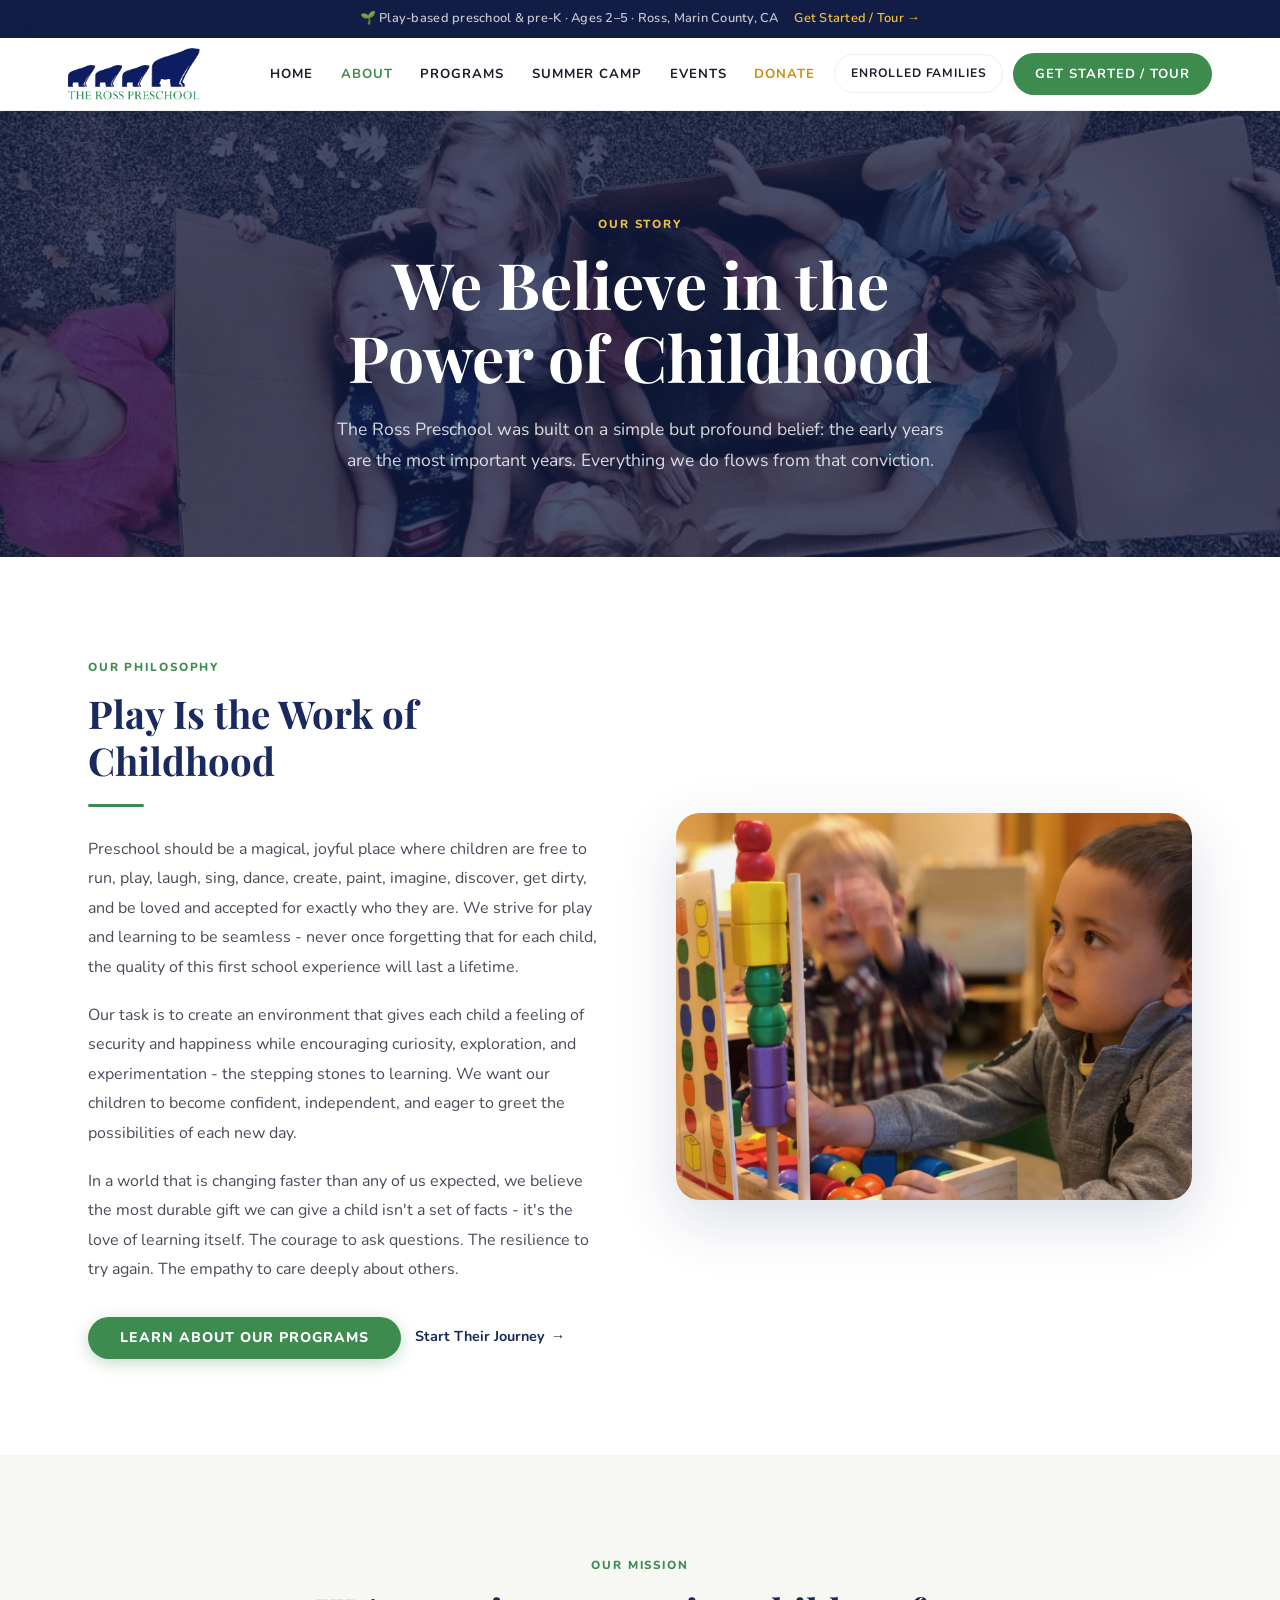
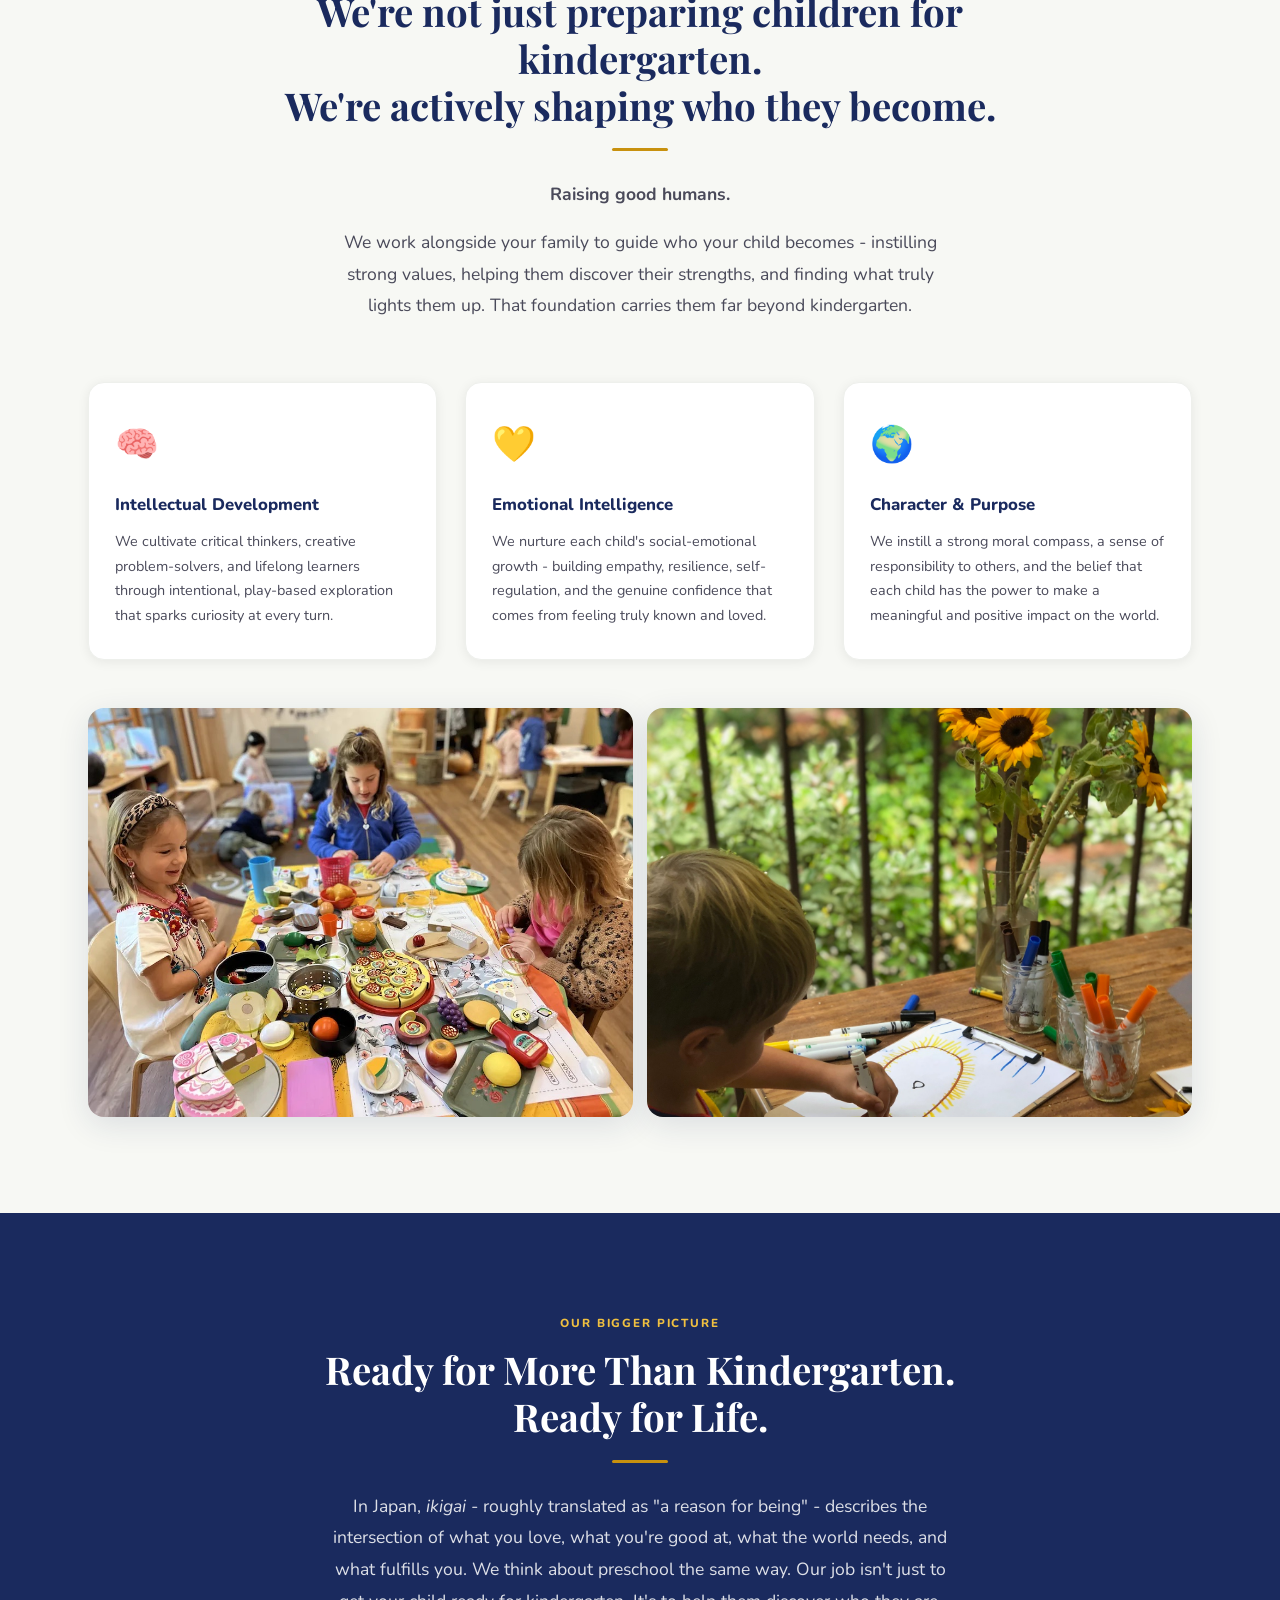
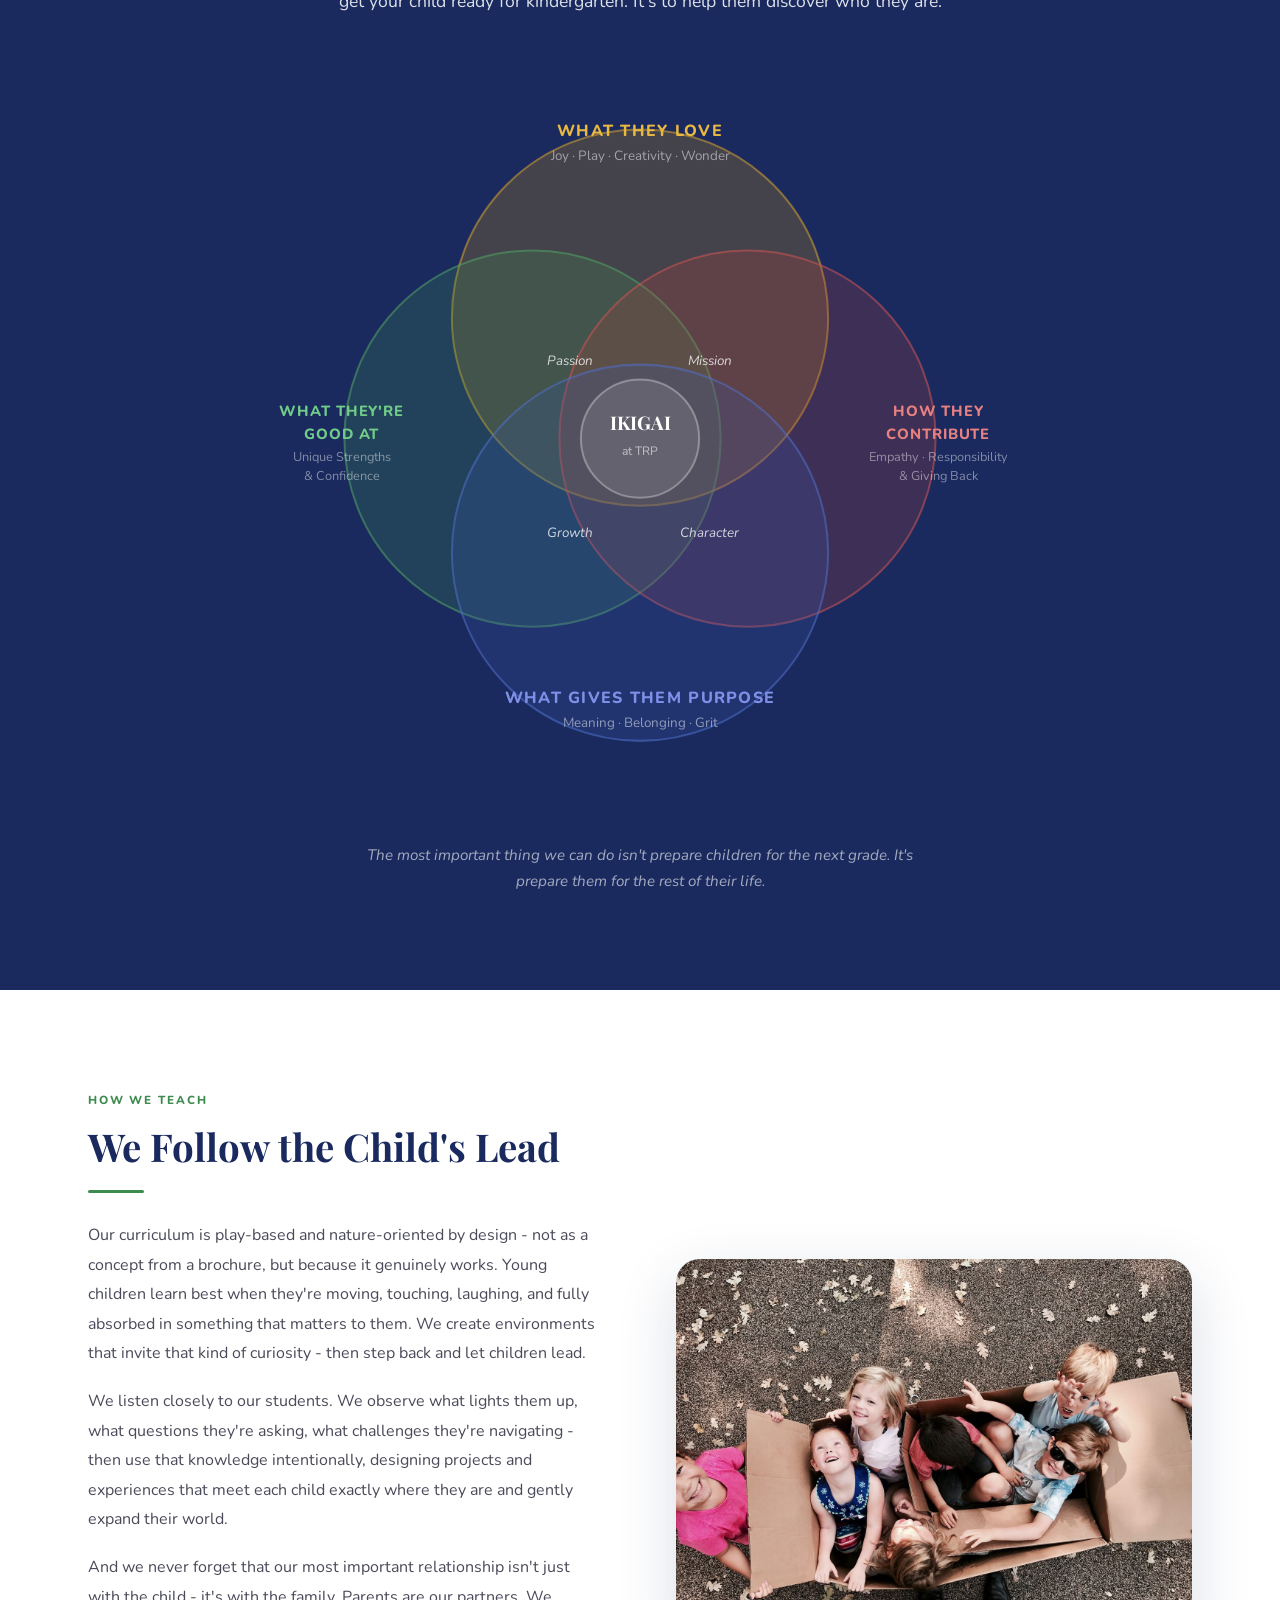
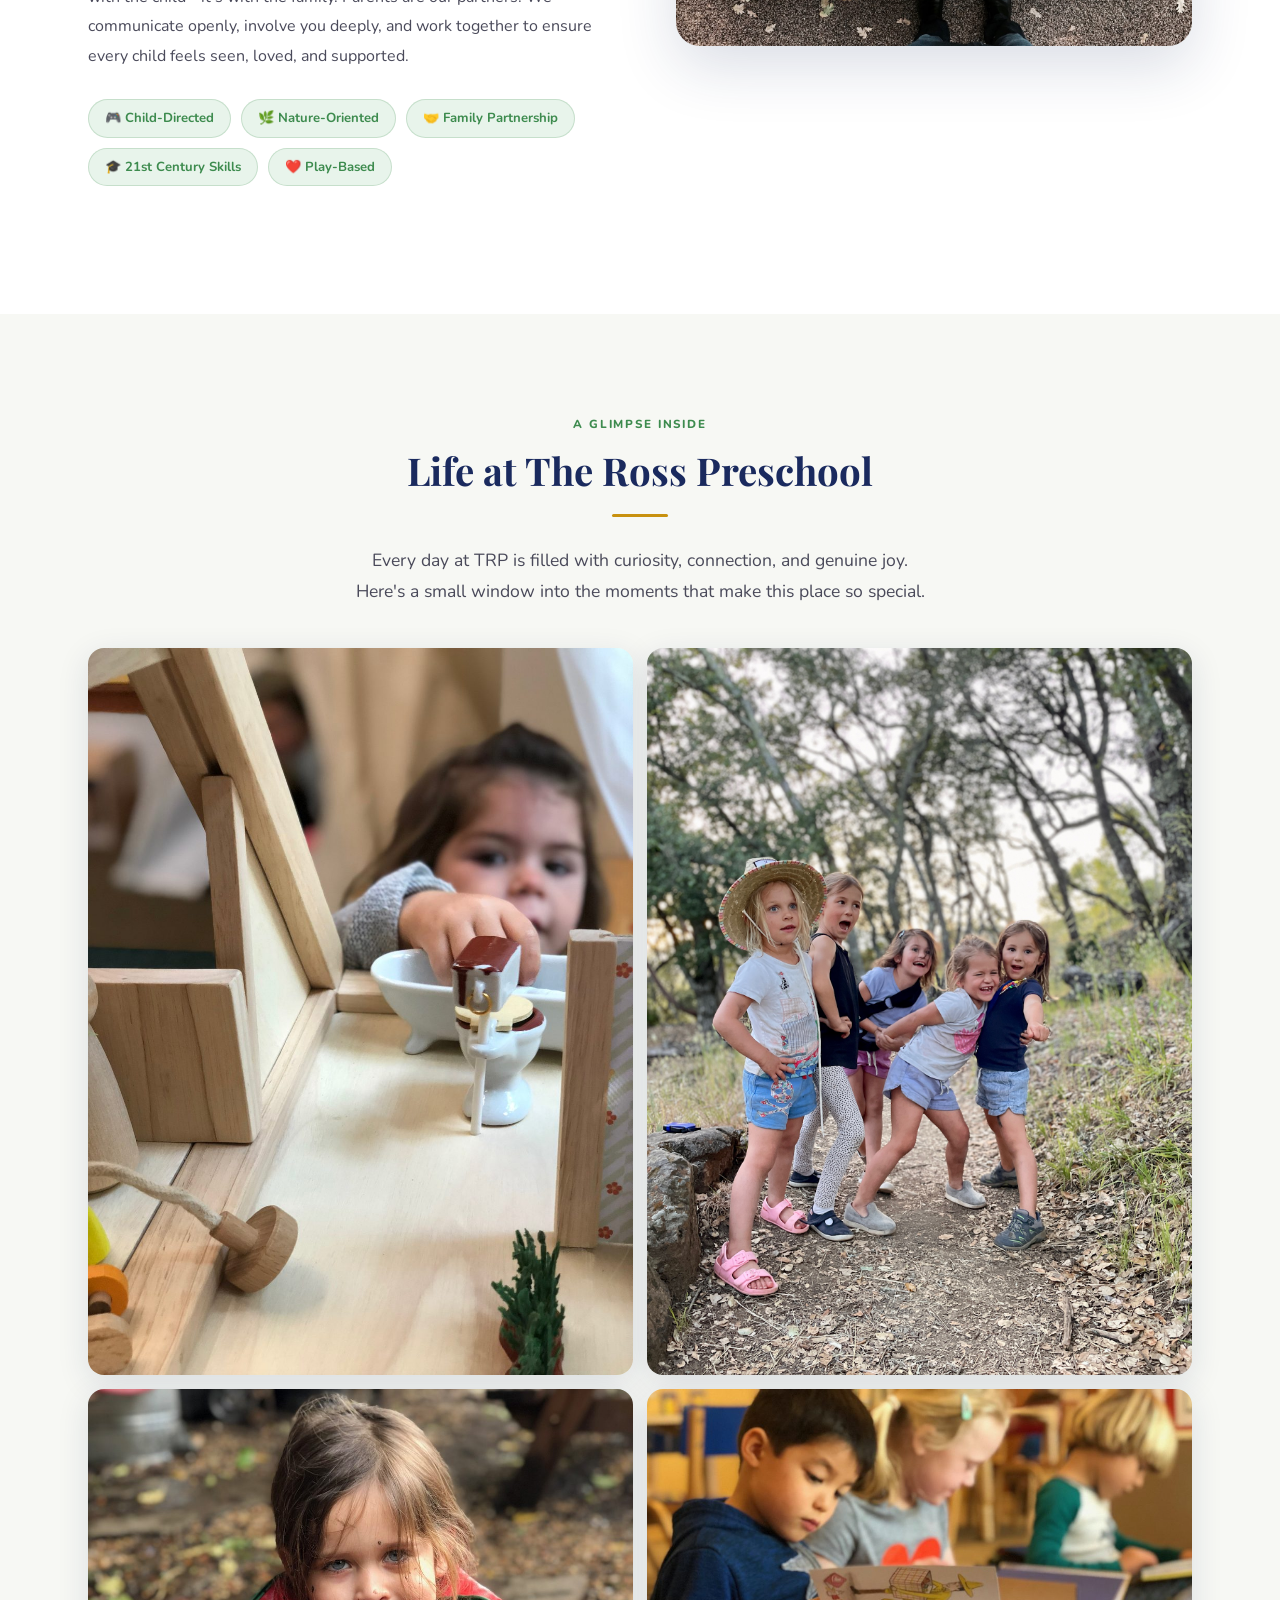
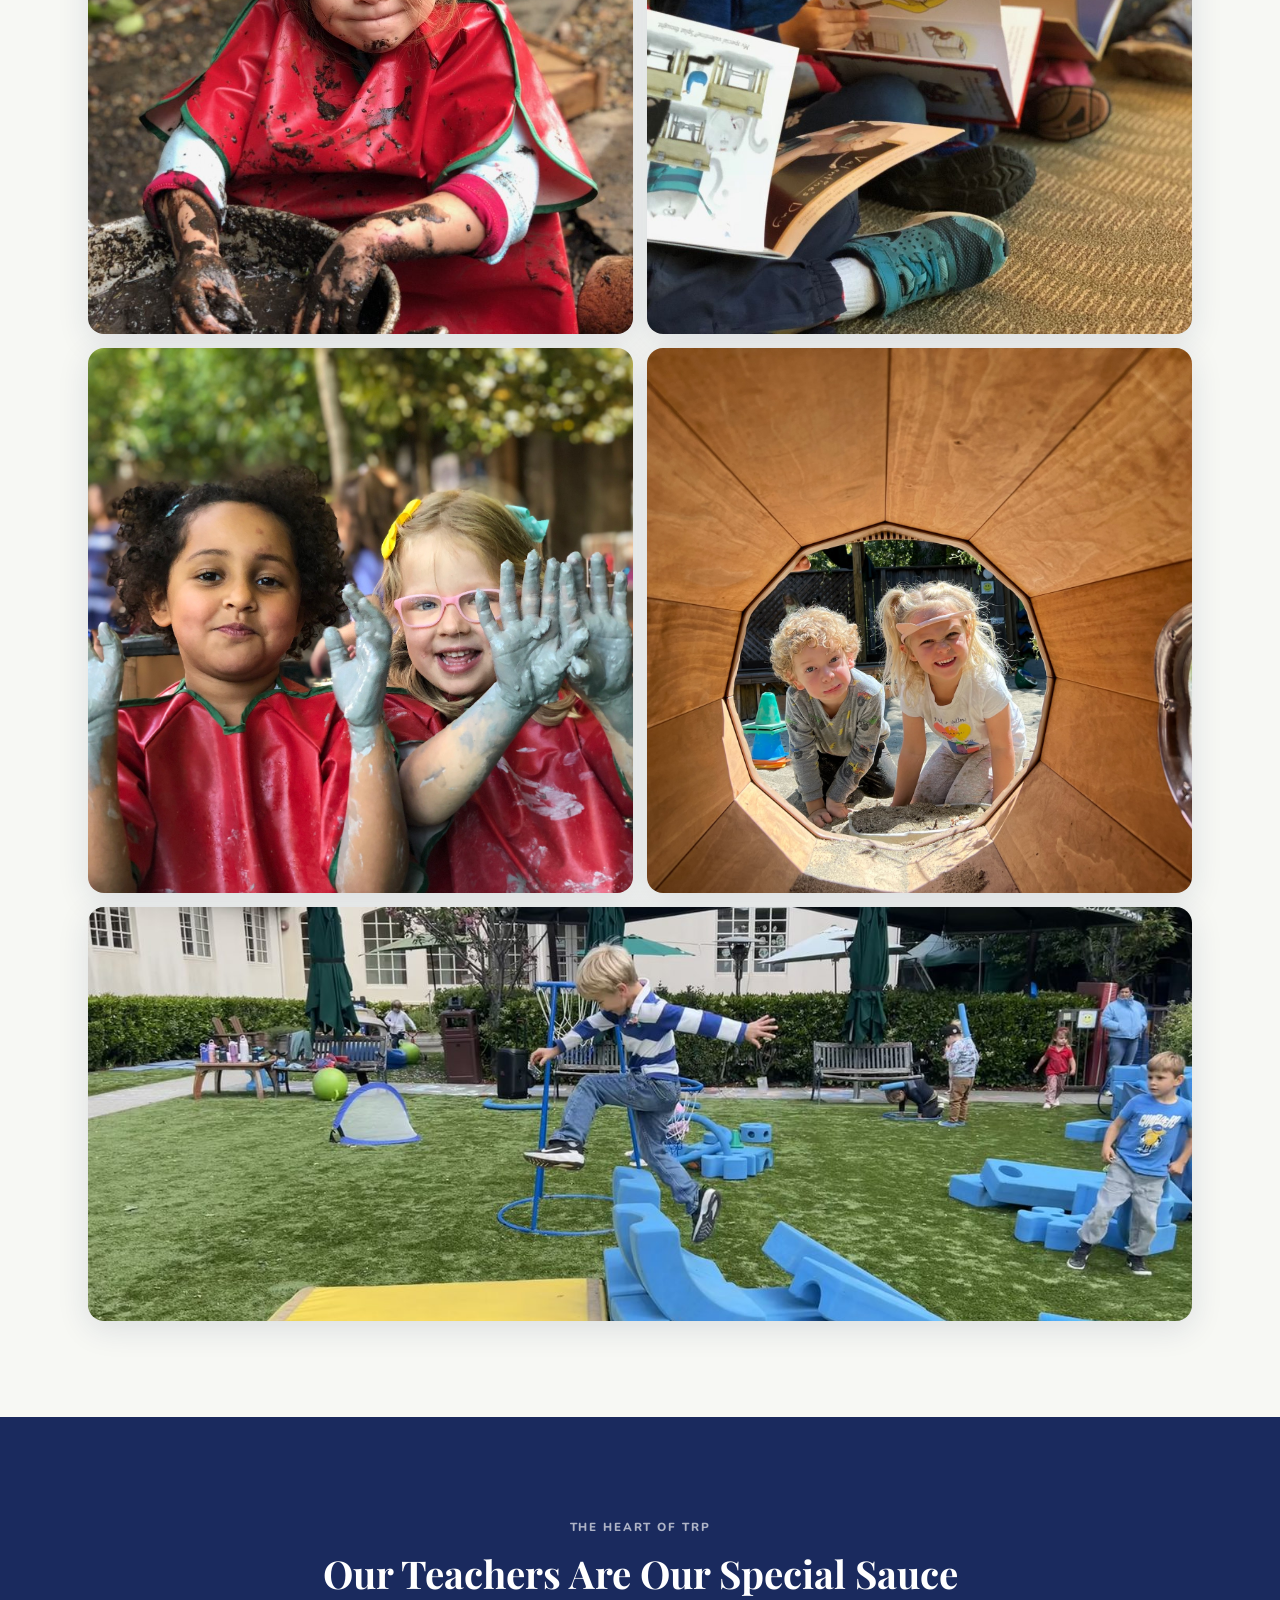
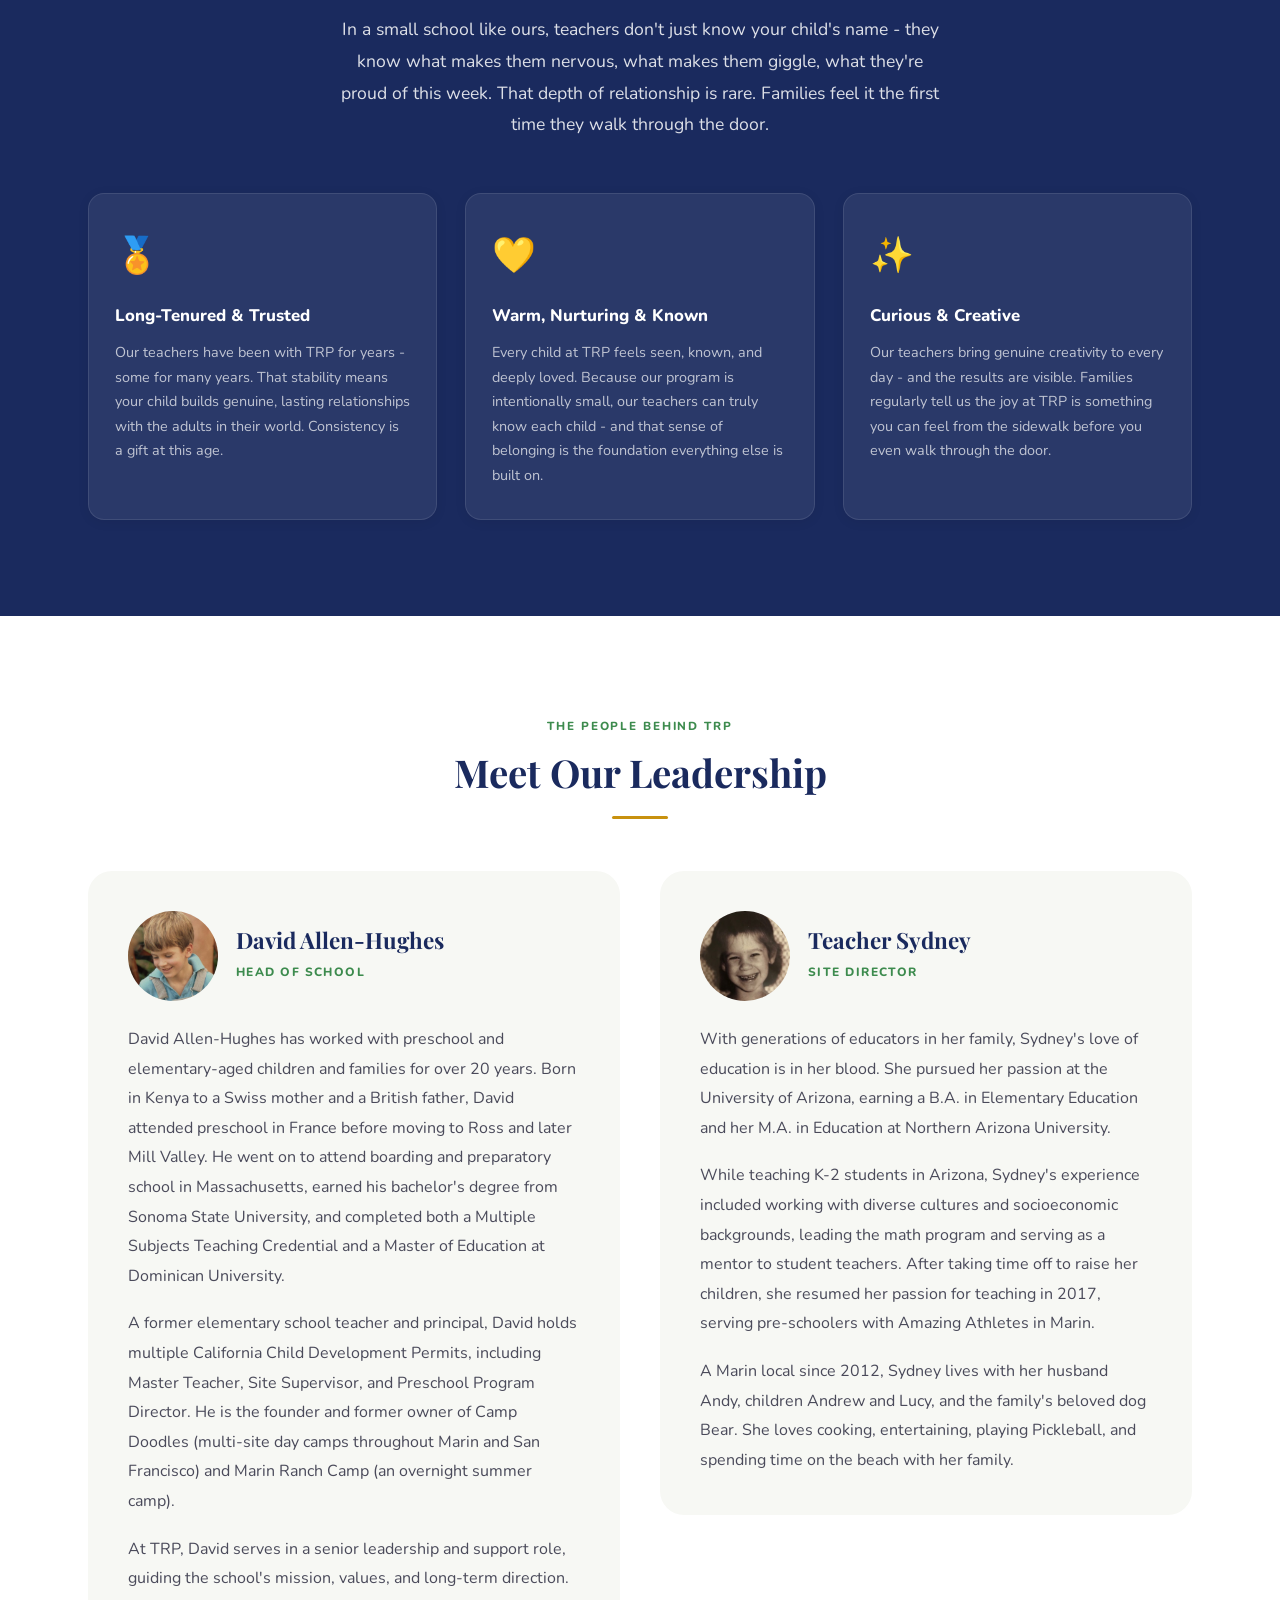
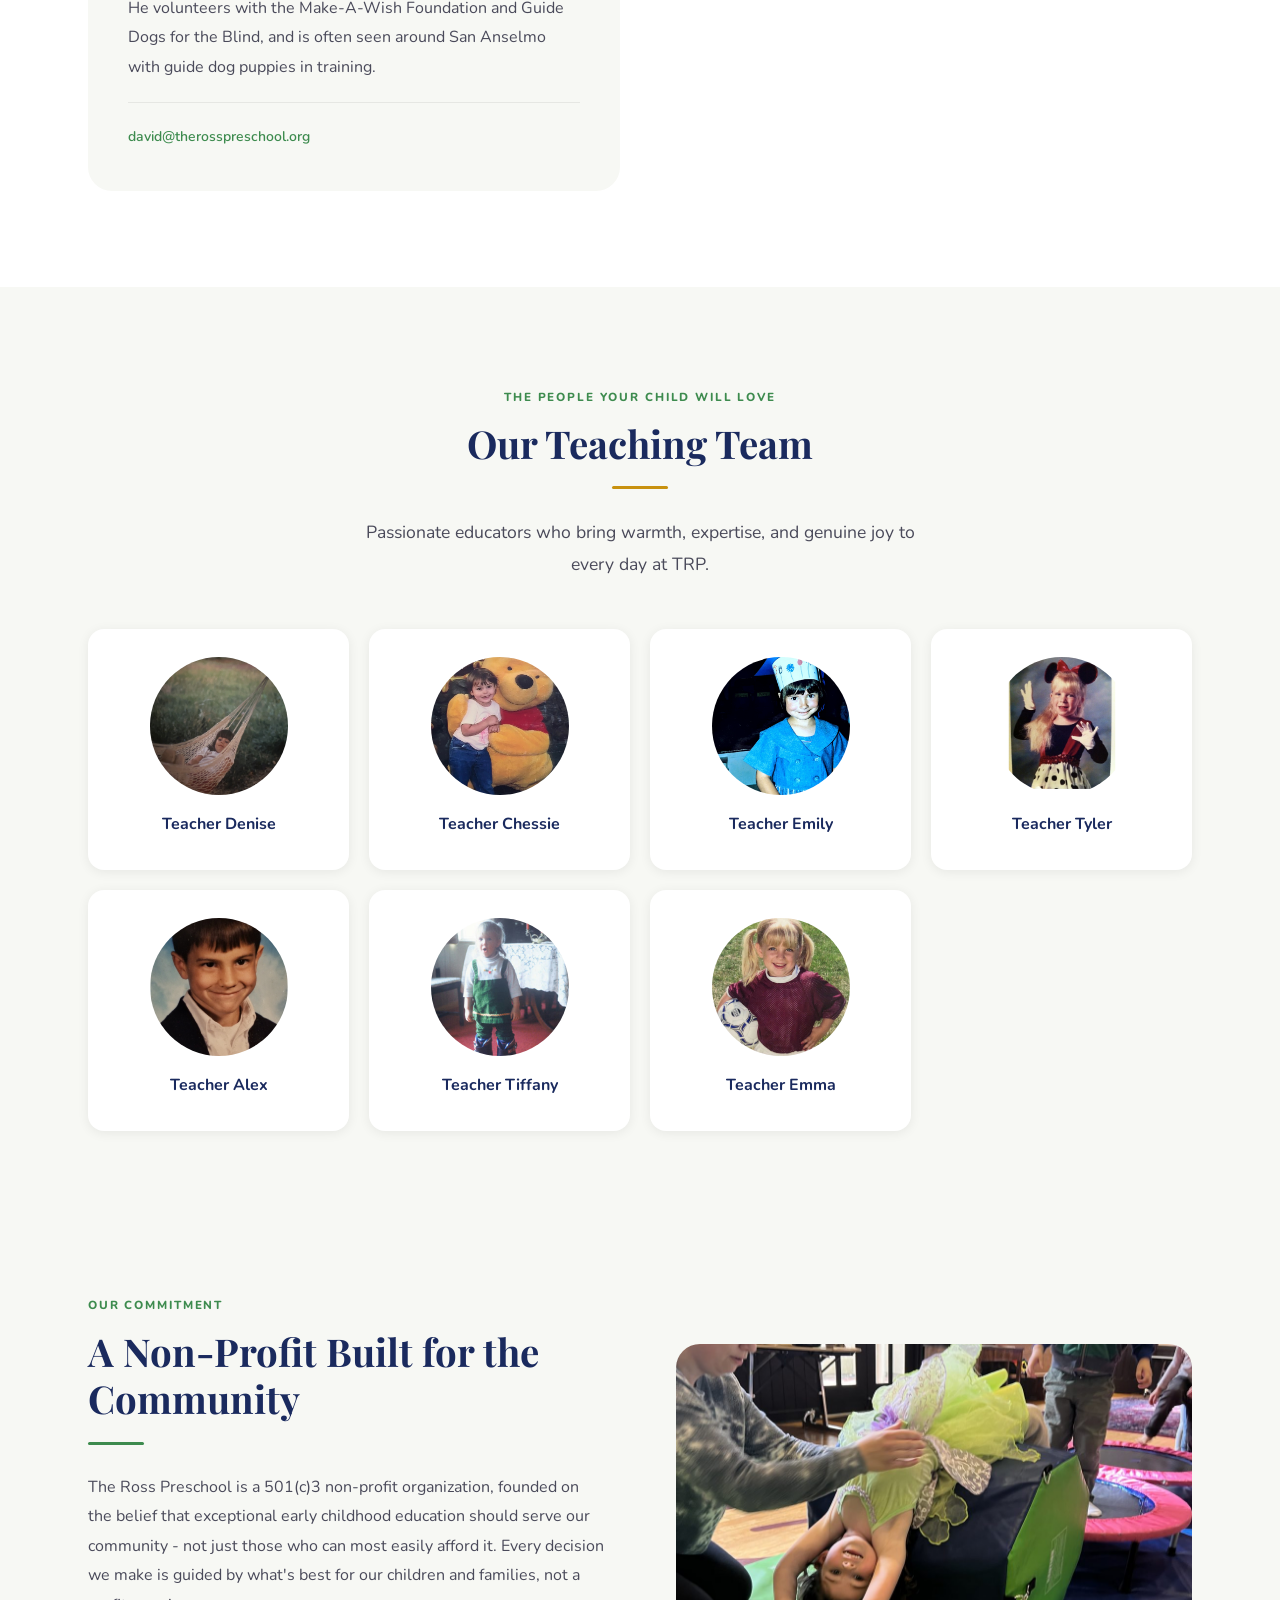
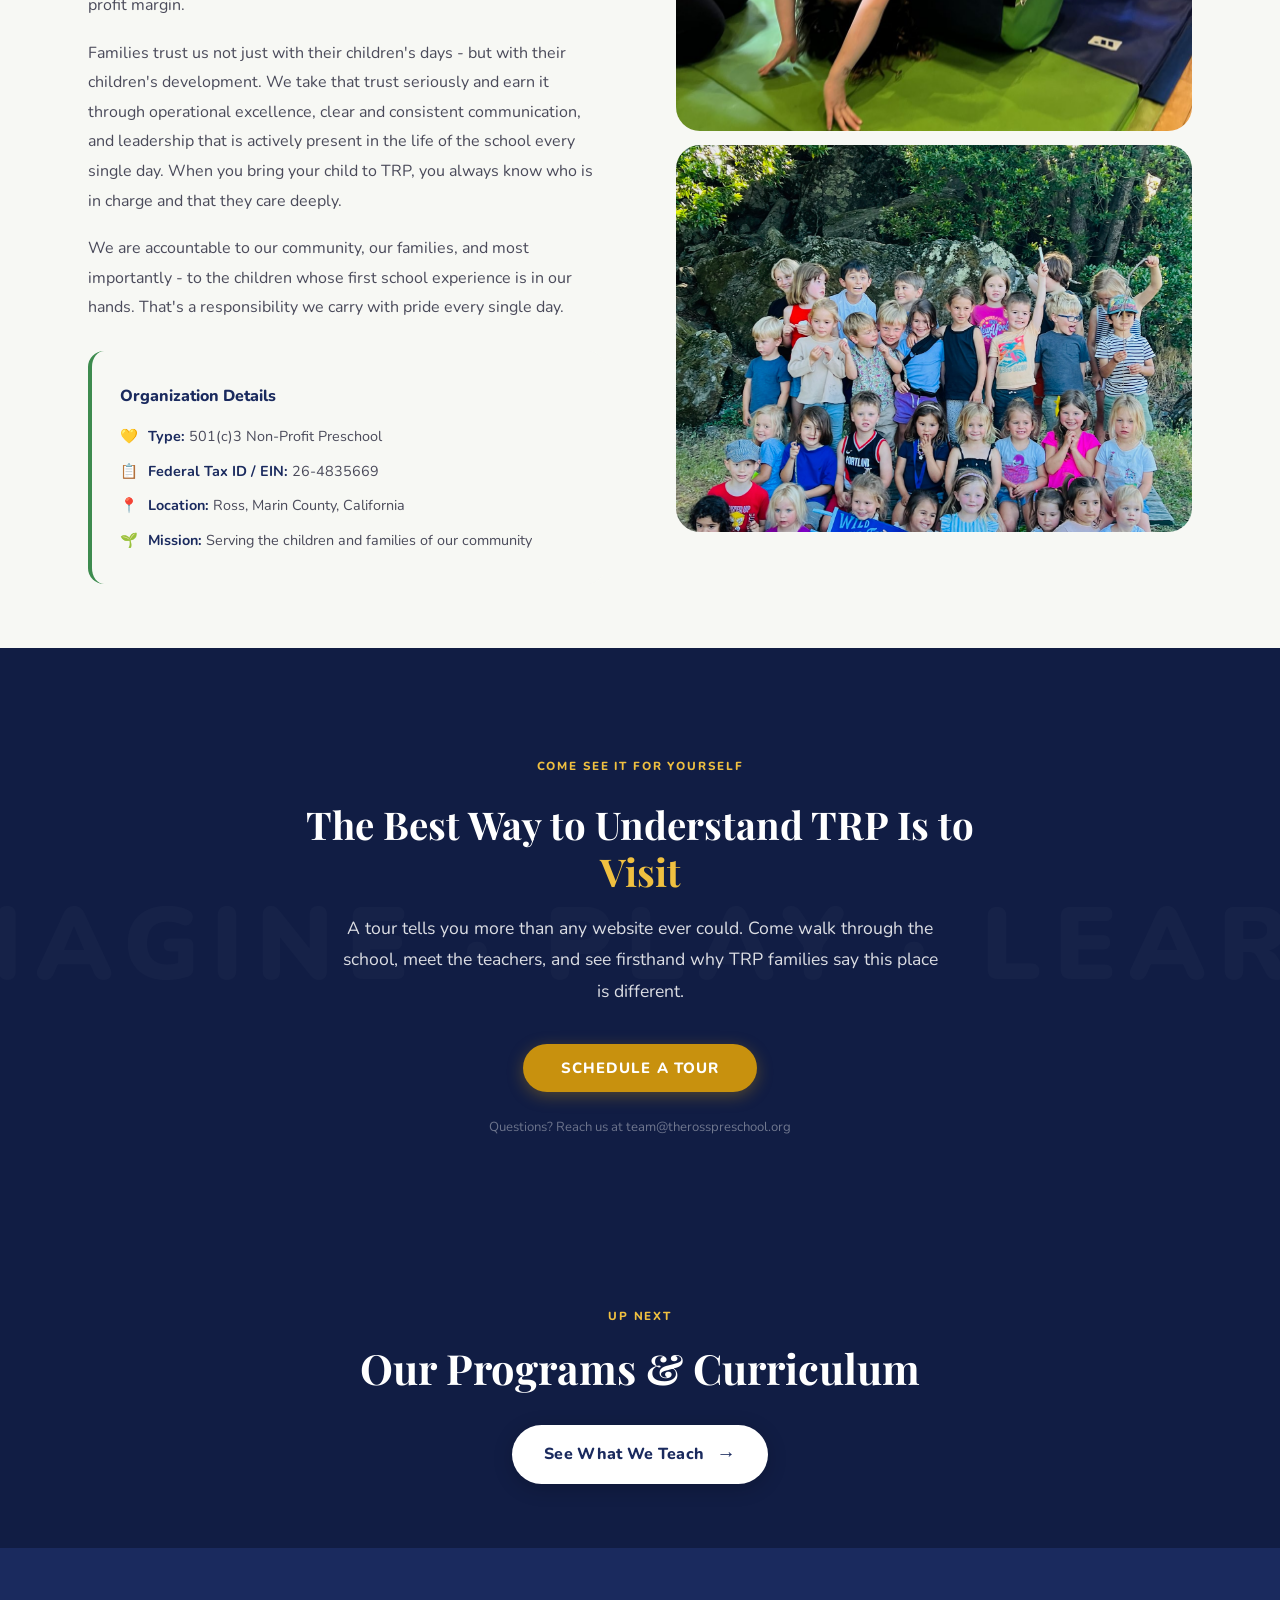
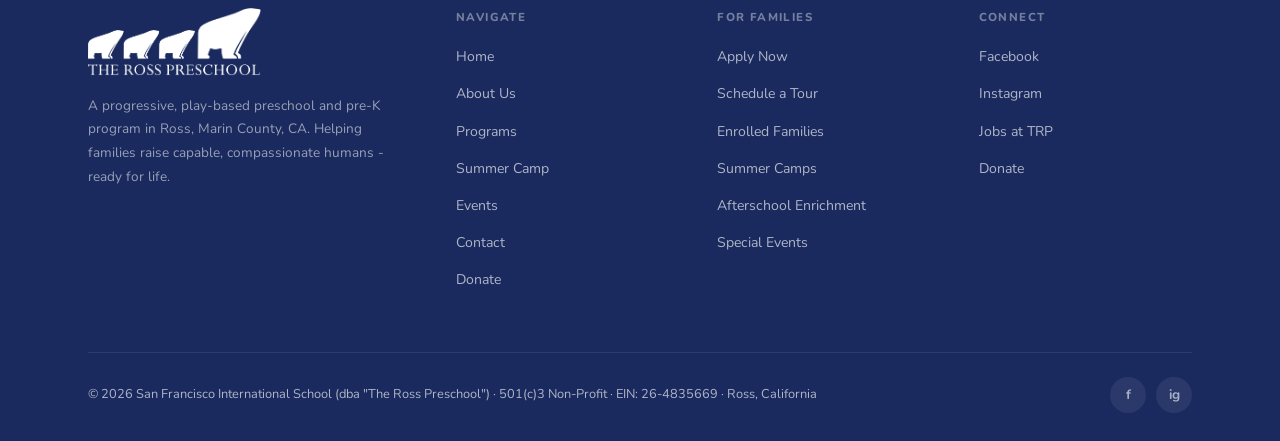
<file: about.html>
<!DOCTYPE html>
<html lang="en"><head>
  <!-- Google tag (gtag.js) -->
  <script async src="https://www.googletagmanager.com/gtag/js?id=G-STQV1403H8"></script>
  <script>
    window.dataLayer = window.dataLayer || [];
    function gtag(){dataLayer.push(arguments);}
    gtag('js', new Date());
    gtag('config', 'G-STQV1403H8');
  </script>
  <meta charset="UTF-8">
  <meta name="viewport" content="width=device-width, initial-scale=1.0">
  <title>About Us | The Ross Preschool - Ross, Marin County CA</title>
  <meta name="description" content="Learn about The Ross Preschool's philosophy, mission, and approach. We partner with Marin County families to raise capable, compassionate children with strong character and a love of learning.">
  <meta name="keywords" content="about The Ross Preschool, preschool philosophy Marin, play-based learning, preschool teachers Ross CA, child-directed curriculum">
  <meta name="robots" content="index, follow">
  <link rel="canonical" href="https://www.therosspreschool.org/about.html">
  <!-- Open Graph -->
  <meta property="og:type" content="website">
  <meta property="og:site_name" content="The Ross Preschool">
  <meta property="og:title" content="About Us | The Ross Preschool - Ross, Marin County CA">
  <meta property="og:description" content="Learn about The Ross Preschool's philosophy, mission, and dedicated teaching team. Play-based preschool in Ross, Marin County, serving families ages 2-5.">
  <meta property="og:url" content="https://www.therosspreschool.org/about.html">
  <meta property="og:image" content="https://www.therosspreschool.org/hero.jpg">
  <!-- Twitter Card -->
  <meta name="twitter:card" content="summary_large_image">
  <meta name="twitter:title" content="About Us | The Ross Preschool - Ross, Marin County CA">
  <meta name="twitter:description" content="Meet the team and learn about the philosophy behind The Ross Preschool. Play-based, nature-oriented preschool in Ross, CA.">
  <meta name="twitter:image" content="https://www.therosspreschool.org/hero.jpg">
  <!-- Structured Data -->
  <script type="application/ld+json">{
    "@context": "https://schema.org",
    "@type": "AboutPage",
    "name": "About The Ross Preschool",
    "url": "https://www.therosspreschool.org/about.html",
    "description": "Learn about The Ross Preschool's play-based philosophy, dedicated teaching team, and commitment to raising capable, compassionate children in Ross, Marin County CA.",
    "isPartOf": {
      "@type": "WebSite",
      "name": "The Ross Preschool",
      "url": "https://www.therosspreschool.org"
    }
  }</script>
  <link rel="preconnect" href="https://fonts.googleapis.com">
  <link href="https://fonts.googleapis.com/css2?family=Nunito:wght@400;600;700;800;900&family=Playfair+Display:wght@700&display=swap" rel="stylesheet">
  <link rel="stylesheet" href="styles.css?v=4">
</head>
<body>

<div class="top-bar">
  🌱 Play-based preschool &amp; pre-K · Ages 2–5 · Ross, Marin County, CA &nbsp;&nbsp;<a href="https://trpapply.zite.so" target="_blank">Get Started / Tour →</a>
</div>

<nav class="site-nav">
  <div class="nav-inner">
    <a href="index.html" class="nav-logo"><img src="images/logo-horizontal.png" alt="The Ross Preschool"></a>
    <div class="nav-links">
      <a href="index.html">Home</a>
      <a href="about.html" class="active">About</a>
      <a href="programs.html">Programs</a>
      <a href="/summercamp.html">Summer Camp</a>
      <a href="http://therosspreschool.org/events" target="_blank">Events</a>
      <a href="https://donate.stripe.com/eVq28qdkI7YXaeRc584c802" target="_blank" class="nav-donate">Donate</a>
      <a href="https://trphome.zite.so" target="_blank" class="nav-enrolled">Enrolled Families</a>
      <a href="https://trpapply.zite.so" target="_blank" class="nav-cta">Get Started / Tour</a>
    </div>
    <button class="nav-toggle" id="navToggle" aria-label="Open menu" aria-expanded="false">
      <span></span><span></span><span></span>
    </button>
  </div>
</nav>
<div class="mobile-nav" id="mobileNav"><div class="mobile-nav-inner"><button class="mobile-nav-close" id="mobileClose" aria-label="Close menu">&times;</button><a href="index.html" class="mobile-link">Home</a><a href="about.html" class="mobile-link active">About</a><a href="programs.html" class="mobile-link">Programs</a><a href="/summercamp.html" class="mobile-link">Summer Camp</a><a href="http://therosspreschool.org/events" target="_blank" class="mobile-link">Events</a><a href="https://donate.stripe.com/eVq28qdkI7YXaeRc584c802" target="_blank" class="mobile-link">Donate</a>
<div class="mobile-nav-footer"><a href="https://trpapply.zite.so" target="_blank" class="btn btn-primary btn-lg">Get Started / Tour</a><a href="https://trphome.zite.so" target="_blank" class="btn btn-outline-navy">Enrolled Families</a></div><p class="mobile-nav-meta">team@therosspreschool.org</p></div></div><script>(function(){var t=document.getElementById("navToggle"),n=document.getElementById("mobileNav"),c=document.getElementById("mobileClose");function cl(){t.classList.remove("open");n.classList.remove("open");document.body.classList.remove("nav-open");t.setAttribute("aria-expanded",false);}t.addEventListener("click",function(){var o=n.classList.toggle("open");t.classList.toggle("open");document.body.classList.toggle("nav-open");t.setAttribute("aria-expanded",o);});c.addEventListener("click",cl);document.addEventListener("keydown",function(e){if(e.key==="Escape")cl();});})()</script>

<!-- PAGE HERO -->
<section class="page-hero">
  <div class="page-hero-bg" style="background-image: url('images/philosophy.jpg');"></div>
  <div class="container page-hero-content">
    <span class="eyebrow eyebrow-gold">Our Story</span>
    <h1 class="display" style="margin-bottom: 20px;">We Believe in the<br>Power of Childhood</h1>
    <p class="lead lead-light" style="margin: 0 auto; max-width: 620px;">The Ross Preschool was built on a simple but profound belief: the early years are the most important years. Everything we do flows from that conviction.</p>
  </div>
</section>

<!-- OUR PHILOSOPHY -->
<section class="section-pad" style="background: var(--white);">
  <div class="container">
    <div class="two-col">
      <div>
        <span class="eyebrow">Our Philosophy</span>
        <h2 class="headline">Play Is the Work of Childhood</h2>
        <div class="divider"></div>
        <p class="body-text">Preschool should be a magical, joyful place where children are free to run, play, laugh, sing, dance, create, paint, imagine, discover, get dirty, and be loved and accepted for exactly who they are. We strive for play and learning to be seamless  -  never once forgetting that for each child, the quality of this first school experience will last a lifetime.</p>
        <p class="body-text">Our task is to create an environment that gives each child a feeling of security and happiness while encouraging curiosity, exploration, and experimentation  -  the stepping stones to learning. We want our children to become confident, independent, and eager to greet the possibilities of each new day.</p>
        <p class="body-text">In a world that is changing faster than any of us expected, we believe the most durable gift we can give a child isn't a set of facts  -  it's the love of learning itself. The courage to ask questions. The resilience to try again. The empathy to care deeply about others.</p>
        <div class="cta-group" style="margin-top: 32px;">
          <a href="programs.html" class="btn btn-primary">Learn About Our Programs</a>
          <a href="https://trpapply.zite.so" target="_blank" class="link-arrow">Start Their Journey <span>→</span></a>
        </div>
      </div>
      <div>
        <img src="images/kindergarten readiness.jpg" alt="Children learning through play" style="width:100%; aspect-ratio: 4/3; object-fit: cover; object-position: center top; border-radius: var(--radius-lg); box-shadow: var(--shadow-lg);">
      </div>
    </div>
  </div>
</section>

<!-- MISSION -->
<section class="section-pad band-off-white">
  <div class="container-narrow" style="text-align: center;">
    <span class="eyebrow">Our Mission</span>
    <h2 class="headline" style="margin: 0 auto 12px;">We're not just preparing children for kindergarten.<br>We're actively shaping who they become.</h2>
    <div class="divider divider-gold divider-center"></div>
    <p class="lead lead-center" style="margin-bottom: 16px; font-weight: 700;">Raising good humans.</p>
    <p class="lead lead-center" style="margin-bottom: 60px;">We work alongside your family to guide who your child becomes - instilling strong values, helping them discover their strengths, and finding what truly lights them up. That foundation carries them far beyond kindergarten.</p>
  </div>
  <div class="container">
    <div class="icon-box-grid">
      <div class="icon-box">
        <div class="icon-box-icon">🧠</div>
        <h4>Intellectual Development</h4>
        <p>We cultivate critical thinkers, creative problem-solvers, and lifelong learners through intentional, play-based exploration that sparks curiosity at every turn.</p>
      </div>
      <div class="icon-box">
        <div class="icon-box-icon">💛</div>
        <h4>Emotional Intelligence</h4>
        <p>We nurture each child's social-emotional growth  -  building empathy, resilience, self-regulation, and the genuine confidence that comes from feeling truly known and loved.</p>
      </div>
      <div class="icon-box">
        <div class="icon-box-icon">🌍</div>
        <h4>Character &amp; Purpose</h4>
        <p>We instill a strong moral compass, a sense of responsibility to others, and the belief that each child has the power to make a meaningful and positive impact on the world.</p>
      </div>
    </div>
    <div style="display: grid; grid-template-columns: 1fr 1fr; gap: 14px; margin-top: 48px;">
      <div style="border-radius: var(--radius-md); overflow: hidden; box-shadow: var(--shadow-md);">
        <img src="images/trp-kids-play-kitchen.jpg" alt="Children playing in the kitchen at The Ross Preschool" style="width:100%; aspect-ratio: 4/3; object-fit: cover; object-position: center top; display: block;">
      </div>
      <div style="border-radius: var(--radius-md); overflow: hidden; box-shadow: var(--shadow-md);">
        <img src="images/54B93CE6-1007-4EEC-86C7-7D904966B435.JPG" alt="Child drawing outdoors surrounded by sunflowers at The Ross Preschool" style="width:100%; aspect-ratio: 4/3; object-fit: cover; object-position: center 20%; display: block;">
      </div>
    </div>
  </div>
</section>

<!-- IKIGAI / READY FOR LIFE -->
<section class="section-pad" style="background: var(--navy);">
  <div class="container">
    <div style="text-align: center; margin-bottom: 52px;">
      <span class="eyebrow eyebrow-gold">Our Bigger Picture</span>
      <h2 class="headline headline-light">Ready for More Than Kindergarten.<br>Ready for Life.</h2>
      <div class="divider divider-gold divider-center"></div>
      <p class="lead lead-light lead-center" style="margin: 0 auto; max-width: 640px;">In Japan, <em>ikigai</em>  -  roughly translated as "a reason for being"  -  describes the intersection of what you love, what you're good at, what the world needs, and what fulfills you. We think about preschool the same way. Our job isn't just to get your child ready for kindergarten. It's to help them discover who they are.</p>
    </div>
    <div style="max-width: 860px; margin: 0 auto;">
      <svg viewBox="0 0 640 530" xmlns="http://www.w3.org/2000/svg" style="width:100%; height:auto;">

        <!-- FOUR OVERLAPPING CIRCLES -->
        <!-- Top: What They Love (gold) -->
        <circle cx="320" cy="185" r="140" fill="#c8910e" fill-opacity="0.24" stroke="#d4a030" stroke-width="1.5" stroke-opacity="0.55"/>
        <!-- Left: What They're Good At (green) -->
        <circle cx="240" cy="275" r="140" fill="#3d8b4e" fill-opacity="0.24" stroke="#52a365" stroke-width="1.5" stroke-opacity="0.55"/>
        <!-- Right: How They Contribute (coral) -->
        <circle cx="400" cy="275" r="140" fill="#b04040" fill-opacity="0.24" stroke="#cc5555" stroke-width="1.5" stroke-opacity="0.55"/>
        <!-- Bottom: What Gives Them Purpose (blue) -->
        <circle cx="320" cy="360" r="140" fill="#3855a8" fill-opacity="0.24" stroke="#5070c8" stroke-width="1.5" stroke-opacity="0.55"/>

        <!-- OUTER ZONE LABELS -->
        <!-- Top -->
        <text x="320" y="50" text-anchor="middle" fill="#e8b840" font-family="Nunito, sans-serif" font-size="12" font-weight="800" letter-spacing="0.08em">WHAT THEY LOVE</text>
        <text x="320" y="68" text-anchor="middle" fill="rgba(255,255,255,0.5)" font-family="Nunito, sans-serif" font-size="10">Joy · Play · Creativity · Wonder</text>

        <!-- Left -->
        <text x="98" y="258" text-anchor="middle" fill="#70cc88" font-family="Nunito, sans-serif" font-size="11" font-weight="800" letter-spacing="0.06em">WHAT THEY'RE</text>
        <text x="98" y="275" text-anchor="middle" fill="#70cc88" font-family="Nunito, sans-serif" font-size="11" font-weight="800" letter-spacing="0.06em">GOOD AT</text>
        <text x="98" y="292" text-anchor="middle" fill="rgba(255,255,255,0.45)" font-family="Nunito, sans-serif" font-size="9.5">Unique Strengths</text>
        <text x="98" y="306" text-anchor="middle" fill="rgba(255,255,255,0.45)" font-family="Nunito, sans-serif" font-size="9.5">&amp; Confidence</text>

        <!-- Right -->
        <text x="542" y="258" text-anchor="middle" fill="#e88080" font-family="Nunito, sans-serif" font-size="11" font-weight="800" letter-spacing="0.06em">HOW THEY</text>
        <text x="542" y="275" text-anchor="middle" fill="#e88080" font-family="Nunito, sans-serif" font-size="11" font-weight="800" letter-spacing="0.06em">CONTRIBUTE</text>
        <text x="542" y="292" text-anchor="middle" fill="rgba(255,255,255,0.45)" font-family="Nunito, sans-serif" font-size="9.5">Empathy · Responsibility</text>
        <text x="542" y="306" text-anchor="middle" fill="rgba(255,255,255,0.45)" font-family="Nunito, sans-serif" font-size="9.5">&amp; Giving Back</text>

        <!-- Bottom -->
        <text x="320" y="472" text-anchor="middle" fill="#8090e8" font-family="Nunito, sans-serif" font-size="12" font-weight="800" letter-spacing="0.08em">WHAT GIVES THEM PURPOSE</text>
        <text x="320" y="490" text-anchor="middle" fill="rgba(255,255,255,0.5)" font-family="Nunito, sans-serif" font-size="10">Meaning · Belonging · Grit</text>

        <!-- 2-CIRCLE OVERLAP ZONE LABELS -->
        <text x="268" y="220" text-anchor="middle" fill="rgba(255,255,255,0.78)" font-family="Nunito, sans-serif" font-size="10" font-style="italic">Passion</text>
        <text x="372" y="220" text-anchor="middle" fill="rgba(255,255,255,0.78)" font-family="Nunito, sans-serif" font-size="10" font-style="italic">Mission</text>
        <text x="268" y="348" text-anchor="middle" fill="rgba(255,255,255,0.78)" font-family="Nunito, sans-serif" font-size="10" font-style="italic">Growth</text>
        <text x="372" y="348" text-anchor="middle" fill="rgba(255,255,255,0.78)" font-family="Nunito, sans-serif" font-size="10" font-style="italic">Character</text>

        <!-- CENTER: IKIGAI -->
        <circle cx="320" cy="275" r="44" fill="rgba(255,255,255,0.1)" stroke="rgba(255,255,255,0.32)" stroke-width="1.5"/>
        <text x="320" y="269" text-anchor="middle" fill="white" font-family="Playfair Display, serif" font-size="14" font-weight="700">IKIGAI</text>
        <text x="320" y="287" text-anchor="middle" fill="rgba(255,255,255,0.6)" font-family="Nunito, sans-serif" font-size="9">at TRP</text>

      </svg>
    </div>
    <div style="text-align: center; margin-top: 52px;">
      <p style="color: rgba(255,255,255,0.6); font-size: 0.95rem; font-style: italic; max-width: 560px; margin: 0 auto;">The most important thing we can do isn't prepare children for the next grade. It's prepare them for the rest of their life.</p>
    </div>
  </div>
</section>

<!-- OUR APPROACH -->
<section class="section-pad" style="background: var(--white);">
  <div class="container">
    <div class="two-col flip">
      <div>
        <img src="images/trp-kids-cardboard-box.jpg" alt="Children playing with cardboard boxes at The Ross Preschool" style="width:100%; aspect-ratio: 4/3; object-fit: cover; object-position: center center; border-radius: var(--radius-lg); box-shadow: var(--shadow-lg);">
      </div>
      <div>
        <span class="eyebrow">How We Teach</span>
        <h2 class="headline">We Follow the Child's Lead</h2>
        <div class="divider"></div>
        <p class="body-text">Our curriculum is play-based and nature-oriented by design  -  not as a concept from a brochure, but because it genuinely works. Young children learn best when they're moving, touching, laughing, and fully absorbed in something that matters to them. We create environments that invite that kind of curiosity  -  then step back and let children lead.</p>
        <p class="body-text">We listen closely to our students. We observe what lights them up, what questions they're asking, what challenges they're navigating  -  then use that knowledge intentionally, designing projects and experiences that meet each child exactly where they are and gently expand their world.</p>
        <p class="body-text">And we never forget that our most important relationship isn't just with the child  -  it's with the family. Parents are our partners. We communicate openly, involve you deeply, and work together to ensure every child feels seen, loved, and supported.</p>
        <div class="pill-row" style="margin-top: 28px;">
          <div class="pill-dark pill">🎮 Child-Directed</div>
          <div class="pill-dark pill">🌿 Nature-Oriented</div>
          <div class="pill-dark pill">🤝 Family Partnership</div>
          <div class="pill-dark pill">🎓 21st Century Skills</div>
          <div class="pill-dark pill">❤️ Play-Based</div>
        </div>
      </div>
    </div>
  </div>
</section>

<!-- LIFE AT TRP PHOTO GALLERY -->
<section class="section-pad" style="background: var(--off-white);">
  <div class="container">
    <div style="text-align: center; margin-bottom: 40px;">
      <span class="eyebrow">A Glimpse Inside</span>
      <h2 class="headline">Life at The Ross Preschool</h2>
      <div class="divider divider-gold divider-center"></div>
      <p class="lead lead-center" style="margin: 0 auto; max-width: 580px;">Every day at TRP is filled with curiosity, connection, and genuine joy. Here's a small window into the moments that make this place so special.</p>
    </div>
    <div style="display: grid; grid-template-columns: repeat(2, 1fr); gap: 14px;">
      <!-- Row 1: Portrait cards -->
      <div style="border-radius: var(--radius-md); overflow: hidden; box-shadow: var(--shadow-md); aspect-ratio: 3/4;">
        <img src="images/trp-girl-dollhouse.jpg" alt="Child in dramatic play at The Ross Preschool" style="width:100%; height:100%; object-fit:cover; display:block; object-position: center top;">
      </div>
      <div style="border-radius: var(--radius-md); overflow: hidden; box-shadow: var(--shadow-md); aspect-ratio: 3/4;">
        <img src="images/nature hike camping.JPG" alt="Movement and play at The Ross Preschool" style="width:100%; height:100%; object-fit:cover; display:block; object-position: center top;">
      </div>
      <!-- Row 2: Square cards -->
      <div style="border-radius: var(--radius-md); overflow: hidden; box-shadow: var(--shadow-md); aspect-ratio: 1/1;">
        <img src="images/trp-girl-mud-smile.jpg" alt="Child exploring mud at The Ross Preschool" style="width:100%; height:100%; object-fit:cover; display:block; object-position: center 20%;">
      </div>
      <div style="border-radius: var(--radius-md); overflow: hidden; box-shadow: var(--shadow-md); aspect-ratio: 1/1;">
        <img src="images/trp-kids-reading.jpg" alt="Children reading at The Ross Preschool" style="width:100%; height:100%; object-fit:cover; display:block; object-position: center 25%;">
      </div>
      <!-- Row 3: Two more square cards -->
      <div style="border-radius: var(--radius-md); overflow: hidden; box-shadow: var(--shadow-md); aspect-ratio: 1/1;">
        <img src="images/CAB54218-C162-49F6-ACA0-EC52D971EA20.JPG" alt="Two children proudly showing their painted hands at The Ross Preschool" style="width:100%; height:100%; object-fit:cover; display:block; object-position: center top;">
      </div>
      <div style="border-radius: var(--radius-md); overflow: hidden; box-shadow: var(--shadow-md); aspect-ratio: 1/1;">
        <img src="images/IMG_6553.jpeg" alt="Two children peeking through the wooden tunnel on the playground" style="width:100%; height:100%; object-fit:cover; display:block; object-position: center center;">
      </div>
      <!-- Row 4: Full-width action shot -->
      <div style="grid-column: 1 / -1; border-radius: var(--radius-md); overflow: hidden; box-shadow: var(--shadow-md); aspect-ratio: 16/6;">
        <img src="images/IMG_0882.jpeg" alt="Children active and moving at The Ross Preschool" style="width:100%; height:100%; object-fit:cover; display:block; object-position: center 35%;">
      </div>
    </div>
  </div>
</section>

<!-- OUR TEACHERS -->
<section class="section-pad band-navy">
  <div class="container">
    <div style="text-align: center; margin-bottom: 52px;">
      <span class="eyebrow eyebrow-light">The Heart of TRP</span>
      <h2 class="headline headline-light">Our Teachers Are Our Special Sauce</h2>
      <p class="lead lead-light lead-center" style="margin: 0 auto;">In a small school like ours, teachers don't just know your child's name  -  they know what makes them nervous, what makes them giggle, what they're proud of this week. That depth of relationship is rare. Families feel it the first time they walk through the door.</p>
    </div>
    <div class="icon-box-grid">
      <div class="icon-box" style="background: rgba(255,255,255,0.07); border-color: rgba(255,255,255,0.1);">
        <div class="icon-box-icon">🏅</div>
        <h4 style="color: var(--white);">Long-Tenured &amp; Trusted</h4>
        <p style="color: rgba(255,255,255,0.7);">Our teachers have been with TRP for years  -  some for many years. That stability means your child builds genuine, lasting relationships with the adults in their world. Consistency is a gift at this age.</p>
      </div>
      <div class="icon-box" style="background: rgba(255,255,255,0.07); border-color: rgba(255,255,255,0.1);">
        <div class="icon-box-icon">💛</div>
        <h4 style="color: var(--white);">Warm, Nurturing &amp; Known</h4>
        <p style="color: rgba(255,255,255,0.7);">Every child at TRP feels seen, known, and deeply loved. Because our program is intentionally small, our teachers can truly know each child  -  and that sense of belonging is the foundation everything else is built on.</p>
      </div>
      <div class="icon-box" style="background: rgba(255,255,255,0.07); border-color: rgba(255,255,255,0.1);">
        <div class="icon-box-icon">✨</div>
        <h4 style="color: var(--white);">Curious &amp; Creative</h4>
        <p style="color: rgba(255,255,255,0.7);">Our teachers bring genuine creativity to every day  -  and the results are visible. Families regularly tell us the joy at TRP is something you can feel from the sidewalk before you even walk through the door.</p>
      </div>
    </div>
  </div>
</section>

<!-- MEET THE LEADERSHIP -->
<section class="section-pad" style="background: var(--white);">
  <div class="container">
    <div style="text-align: center; margin-bottom: 52px;">
      <span class="eyebrow">The People Behind TRP</span>
      <h2 class="headline">Meet Our Leadership</h2>
      <div class="divider divider-gold divider-center"></div>
    </div>

    <div class="leadership-grid">

      <!-- David -->
      <div style="background: var(--off-white); border-radius: var(--radius-lg); padding: 40px;">
        <div style="display: flex; align-items: center; gap: 18px; margin-bottom: 24px;">
          <div class="teacher-photo-wrap" style="width: 90px; height: 90px; flex-shrink: 0; margin: 0;">
            <img class="child-photo" src="images/team/child-david.jpg" alt="David as a child">
            <img class="adult-photo" src="images/team/adult-david.jpg" alt="David Allen-Hughes">
          </div>
          <div>
            <h3 style="font-family: 'Playfair Display', serif; font-size: 1.4rem; color: var(--navy); margin: 0 0 4px; line-height: 1.2;">David Allen-Hughes</h3>
            <span style="font-size: 0.75rem; font-weight: 800; letter-spacing: 0.12em; text-transform: uppercase; color: var(--green);">Head of School</span>
          </div>
        </div>
        <p class="body-text">David Allen-Hughes has worked with preschool and elementary-aged children and families for over 20 years. Born in Kenya to a Swiss mother and a British father, David attended preschool in France before moving to Ross and later Mill Valley. He went on to attend boarding and preparatory school in Massachusetts, earned his bachelor's degree from Sonoma State University, and completed both a Multiple Subjects Teaching Credential and a Master of Education at Dominican University.</p>
        <p class="body-text">A former elementary school teacher and principal, David holds multiple California Child Development Permits, including Master Teacher, Site Supervisor, and Preschool Program Director. He is the founder and former owner of Camp Doodles (multi-site day camps throughout Marin and San Francisco) and Marin Ranch Camp (an overnight summer camp).</p>
        <p class="body-text">At TRP, David serves in a senior leadership and support role, guiding the school's mission, values, and long-term direction. He volunteers with the Make-A-Wish Foundation and Guide Dogs for the Blind, and is often seen around San Anselmo with guide dog puppies in training.</p>
        <div style="margin-top: 20px; padding-top: 20px; border-top: 1px solid rgba(0,0,0,0.07);">
          <a href="mailto:david@therosspreschool.org" style="font-size: 0.875rem; color: var(--green); font-weight: 600; text-decoration: none;">david@therosspreschool.org</a>
        </div>
      </div>

      <!-- Sydney -->
      <div style="background: var(--off-white); border-radius: var(--radius-lg); padding: 40px;">
        <div style="display: flex; align-items: center; gap: 18px; margin-bottom: 24px;">
          <div class="teacher-photo-wrap" style="width: 90px; height: 90px; flex-shrink: 0; margin: 0;">
            <img class="child-photo" src="images/team/child-sydney.jpg" alt="Sydney as a child">
            <img class="adult-photo" src="images/team/adult-sydney.jpg" alt="Teacher Sydney">
          </div>
          <div>
            <h3 style="font-family: 'Playfair Display', serif; font-size: 1.4rem; color: var(--navy); margin: 0 0 4px; line-height: 1.2;">Teacher Sydney</h3>
            <span style="font-size: 0.75rem; font-weight: 800; letter-spacing: 0.12em; text-transform: uppercase; color: var(--green);">Site Director</span>
          </div>
        </div>
        <p class="body-text">With generations of educators in her family, Sydney's love of education is in her blood. She pursued her passion at the University of Arizona, earning a B.A. in Elementary Education and her M.A. in Education at Northern Arizona University.</p>
        <p class="body-text">While teaching K-2 students in Arizona, Sydney's experience included working with diverse cultures and socioeconomic backgrounds, leading the math program and serving as a mentor to student teachers. After taking time off to raise her children, she resumed her passion for teaching in 2017, serving pre-schoolers with Amazing Athletes in Marin.</p>
        <p class="body-text">A Marin local since 2012, Sydney lives with her husband Andy, children Andrew and Lucy, and the family's beloved dog Bear. She loves cooking, entertaining, playing Pickleball, and spending time on the beach with her family.</p>
      </div>

    </div>
  </div>
</section>

<!-- TEACHING TEAM -->
<section class="section-pad band-off-white">
  <div class="container">
    <div style="text-align: center; margin-bottom: 48px;">
      <span class="eyebrow">The People Your Child Will Love</span>
      <h2 class="headline">Our Teaching Team</h2>
      <div class="divider divider-gold divider-center"></div>
      <p class="lead lead-center" style="margin: 0 auto; max-width: 560px;">Passionate educators who bring warmth, expertise, and genuine joy to every day at TRP.</p>
    </div>
    <div class="teacher-grid">

      <div class="teacher-card">
        <div class="teacher-photo-wrap">
          <img class="child-photo" src="images/team/child-denise.jpg" alt="Teacher Denise as a child">
          <img class="adult-photo" src="images/team/adult-denise.jpg" alt="Teacher Denise">
        </div>
        <h4 class="teacher-name">Teacher Denise</h4>
        <span class="teacher-role">Teacher</span>
      </div>

      <div class="teacher-card">
        <div class="teacher-photo-wrap">
          <img class="child-photo" src="images/team/child-chessie.jpg" alt="Teacher Chessie as a child">
          <img class="adult-photo" src="images/team/adult-chessie.jpg" alt="Teacher Chessie">
        </div>
        <h4 class="teacher-name">Teacher Chessie</h4>
        <span class="teacher-role">Teacher</span>
      </div>

      <div class="teacher-card">
        <div class="teacher-photo-wrap">
          <img class="child-photo" src="images/team/child-emily.jpg" alt="Teacher Emily as a child">
          <img class="adult-photo" src="images/team/adult-emily.jpg" alt="Teacher Emily">
        </div>
        <h4 class="teacher-name">Teacher Emily</h4>
        <span class="teacher-role">Teacher</span>
      </div>

      <div class="teacher-card">
        <div class="teacher-photo-wrap">
          <img class="child-photo" src="images/team/child-tyler.jpg" alt="Teacher Tyler as a child">
          <img class="adult-photo" src="images/team/adult-tyler.jpg" alt="Teacher Tyler">
        </div>
        <h4 class="teacher-name">Teacher Tyler</h4>
        <span class="teacher-role">Teacher</span>
      </div>

      <div class="teacher-card">
        <div class="teacher-photo-wrap">
          <img class="child-photo" src="images/team/child-alex.jpg" alt="Teacher Alex as a child">
          <img class="adult-photo" src="images/team/adult-alex.jpg" alt="Teacher Alex">
        </div>
        <h4 class="teacher-name">Teacher Alex</h4>
        <span class="teacher-role">Teacher</span>
      </div>

      <div class="teacher-card">
        <div class="teacher-photo-wrap">
          <img class="child-photo" src="images/team/child-tiffany.jpg" alt="Teacher Tiffany as a child">
          <img class="adult-photo" src="images/team/adult-tiffany.jpg" alt="Teacher Tiffany">
        </div>
        <h4 class="teacher-name">Teacher Tiffany</h4>
        <span class="teacher-role">Teacher</span>
      </div>

      <div class="teacher-card">
        <div class="teacher-photo-wrap">
          <img class="child-photo" src="images/team/child-emma.jpg" alt="Teacher Emma as a child">
          <img class="adult-photo" src="images/team/adult-emma.jpg" alt="Teacher Emma">
        </div>
        <h4 class="teacher-name">Teacher Emma</h4>
        <span class="teacher-role">Teacher</span>
      </div>

    </div>
  </div>
</section>

<!-- NON-PROFIT COMMITMENT -->
<section class="section-pad-sm band-off-white">
  <div class="container">
    <div class="two-col">
      <div>
        <span class="eyebrow">Our Commitment</span>
        <h2 class="headline">A Non-Profit Built for the Community</h2>
        <div class="divider"></div>
        <p class="body-text">The Ross Preschool is a 501(c)3 non-profit organization, founded on the belief that exceptional early childhood education should serve our community  -  not just those who can most easily afford it. Every decision we make is guided by what's best for our children and families, not a profit margin.</p>
        <p class="body-text">Families trust us not just with their children's days  -  but with their children's development. We take that trust seriously and earn it through operational excellence, clear and consistent communication, and leadership that is actively present in the life of the school every single day. When you bring your child to TRP, you always know who is in charge and that they care deeply.</p>
        <p class="body-text">We are accountable to our community, our families, and most importantly  -  to the children whose first school experience is in our hands. That's a responsibility we carry with pride every single day.</p>
        <div class="info-box" style="margin-top: 28px;">
          <h4>Organization Details</h4>
          <div class="info-list">
            <div class="info-list-item">💛 <span><strong>Type:</strong> 501(c)3 Non-Profit Preschool</span></div>
            <div class="info-list-item">📋 <span><strong>Federal Tax ID / EIN:</strong> 26-4835669</span></div>
            <div class="info-list-item">📍 <span><strong>Location:</strong> Ross, Marin County, California</span></div>
            <div class="info-list-item">🌱 <span><strong>Mission:</strong> Serving the children and families of our community</span></div>
          </div>
        </div>
      </div>
      <div style="display: flex; flex-direction: column; gap: 14px; justify-content: center;">
        <div style="border-radius: var(--radius-lg); overflow: hidden;">
          <img src="images/gymnastics.jpeg" alt="TRP children thriving in afterschool enrichment activities" style="width:100%; aspect-ratio: 4/3; object-fit: cover; object-position: center center; display: block;">
        </div>
        <div style="border-radius: var(--radius-lg); overflow: hidden;">
          <img src="images/IMG_8916.jpeg" alt="Multi-age TRP children celebrating outdoors with Adventure pennant" style="width:100%; aspect-ratio: 4/3; object-fit: cover; object-position: center center; display: block;">
        </div>
      </div>
    </div>
  </div>
</section>

<!-- ENROLL CTA -->
<section class="enroll-section">
  <div class="container enroll-inner">
    <span class="eyebrow eyebrow-gold">Come See It for Yourself</span>
    <h2 class="headline headline-light" style="margin: 12px auto 18px; max-width: 680px;">The Best Way to Understand TRP Is to <em class="gold">Visit</em></h2>
    <p class="lead lead-light lead-center" style="margin-bottom: 36px;">A tour tells you more than any website ever could. Come walk through the school, meet the teachers, and see firsthand why TRP families say this place is different.</p>
    <div class="cta-group cta-group-center">
      <a href="https://trpapply.zite.so" target="_blank" class="btn btn-gold btn-lg">Schedule a Tour</a>
    </div>
    <p class="enroll-meta">Questions? Reach us at <a href="mailto:team@therosspreschool.org">team@therosspreschool.org</a></p>
  </div>
</section>

<!-- NEXT PAGE -->
<div class="next-page-band">
  <div class="container">
    <span class="eyebrow">Up Next</span>
    <p class="next-page-heading">Our Programs & Curriculum</p>
    <a href="programs.html" class="next-page-btn">See What We Teach <span class="next-page-btn-arrow">→</span></a>
  </div>
</div>

<footer class="site-footer">
  <div class="container">
    <div class="footer-grid">
      <div class="footer-brand">
        <img src="images/logo-horizontal.png" alt="The Ross Preschool">
        <p>A progressive, play-based preschool and pre-K program in Ross, Marin County, CA. Helping families raise capable, compassionate humans  -  ready for life.</p>
      </div>
      <div class="footer-col"><h5>Navigate</h5><ul><li><a href="index.html">Home</a></li><li><a href="about.html">About Us</a></li><li><a href="programs.html">Programs</a></li><li><a href="/summercamp.html">Summer Camp</a></li><li><a href="http://therosspreschool.org/events" target="_blank">Events</a></li><li><a href="contact.html">Contact</a></li><li><a href="https://donate.stripe.com/eVq28qdkI7YXaeRc584c802" target="_blank">Donate</a></li></ul></div>
      <div class="footer-col"><h5>For Families</h5><ul><li><a href="https://trpapply.zite.so" target="_blank">Apply Now</a></li><li><a href="https://trpapply.zite.so" target="_blank">Schedule a Tour</a></li><li><a href="https://trphome.zite.so" target="_blank">Enrolled Families</a></li><li><a href="https://trpcamp.zite.so" target="_blank">Summer Camps</a></li><li><a href="https://trpenrichmentsignup.zite.so/public" target="_blank">Afterschool Enrichment</a></li><li><a href="https://trpevents.zite.so/public" target="_blank">Special Events</a></li></ul></div>
      <div class="footer-col"><h5>Connect</h5><ul><li><a href="https://facebook.com/therosspreschool" target="_blank">Facebook</a></li><li><a href="https://instagram.com/therosspreschool/" target="_blank">Instagram</a></li><li><a href="https://trpcareers.zite.so" target="_blank">Jobs at TRP</a></li><li><a href="https://donate.stripe.com/eVq28qdkI7YXaeRc584c802" target="_blank">Donate</a></li></ul></div>
    </div>
    <div class="footer-bottom">
      <div>© 2026 San Francisco International School (dba "The Ross Preschool") · 501(c)3 Non-Profit · EIN: 26-4835669 · Ross, California</div>
      <div class="social-links"><a href="#" class="social-link">f</a><a href="#" class="social-link">ig</a></div>
    </div>
  </div>
</footer>

<button class="scroll-top" id="scrollTop" aria-label="Back to top">↑</button>
<script>
(function(){
  var btn = document.getElementById("scrollTop");
  window.addEventListener("scroll", function(){ btn.classList.toggle("visible", window.scrollY > 200); });
  btn.addEventListener("click", function(){ window.scrollTo({top:0,behavior:"smooth"}); });
})();
</script>
<script>
(function() {
  var params = new URLSearchParams(window.location.search);
  var utmKeys = ['utm_source','utm_medium','utm_campaign','utm_term','utm_content'];
  var utms = {};
  utmKeys.forEach(function(k) {
    var v = params.get(k);
    if (v) utms[k] = v;
  });
  if (Object.keys(utms).length > 0) {
    sessionStorage.setItem('trp_utms', JSON.stringify(utms));
  }
  var saved = sessionStorage.getItem('trp_utms');
  if (!saved) return;
  var savedUtms = JSON.parse(saved);
  document.addEventListener('click', function(e) {
    var link = e.target.closest('a');
    if (!link) return;
    var href = link.href || '';
    if (href.indexOf('.zite.so') === -1 && href.indexOf('.fillout.com') === -1) return;
    var url = new URL(href);
    Object.keys(savedUtms).forEach(function(k) {
      if (!url.searchParams.has(k)) url.searchParams.set(k, savedUtms[k]);
    });
    link.href = url.toString();
    // GA4 click tracking
    if (typeof gtag !== 'undefined') {
      if (href.indexOf('trpapply.zite.so') !== -1) {
        var lt = (link.textContent || '').trim().toLowerCase();
        if (lt.indexOf('tour') !== -1 || lt.indexOf('schedule') !== -1 || lt.indexOf('visit') !== -1) {
          gtag('event', 'tour_signup_click', {link_text: link.textContent.trim()});
        }
        gtag('event', 'click_apply_button', {link_text: link.textContent.trim()});
      }
    }
  });
})();
</script>
</body></html>
</file>
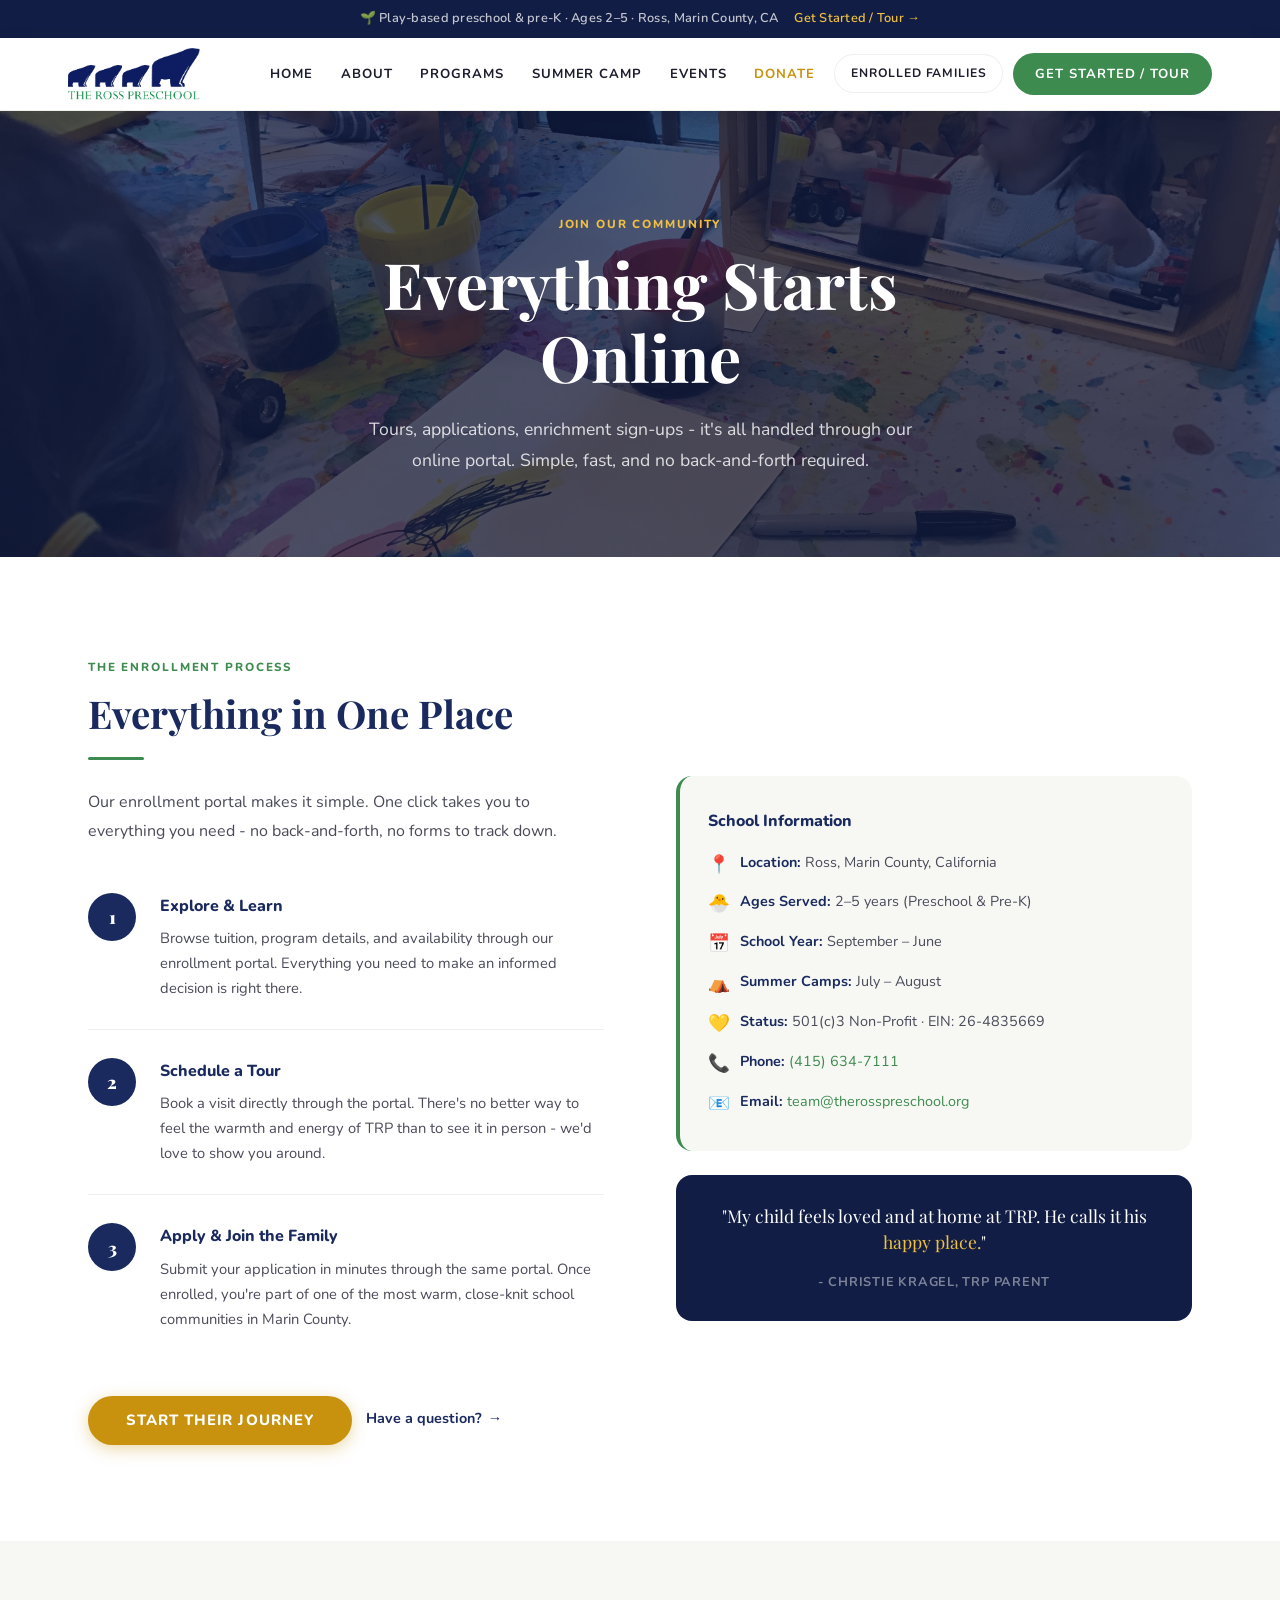
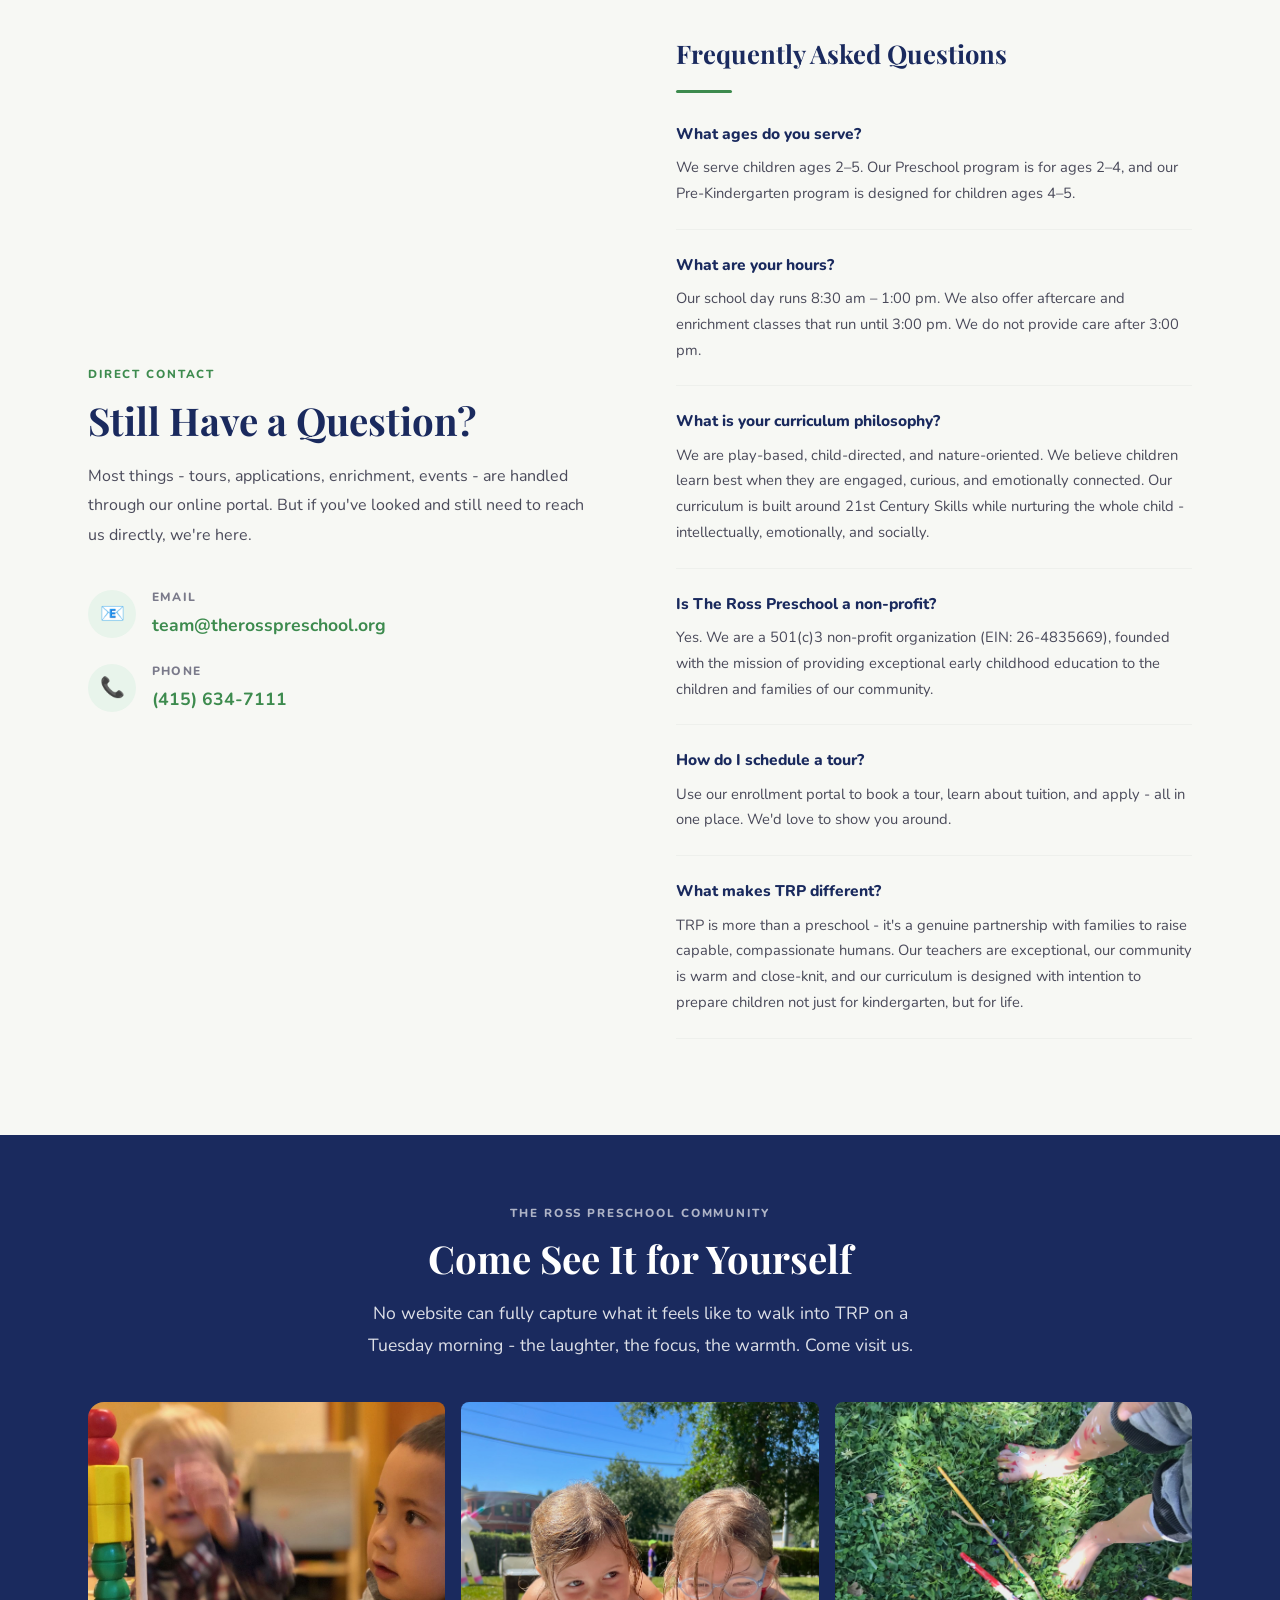
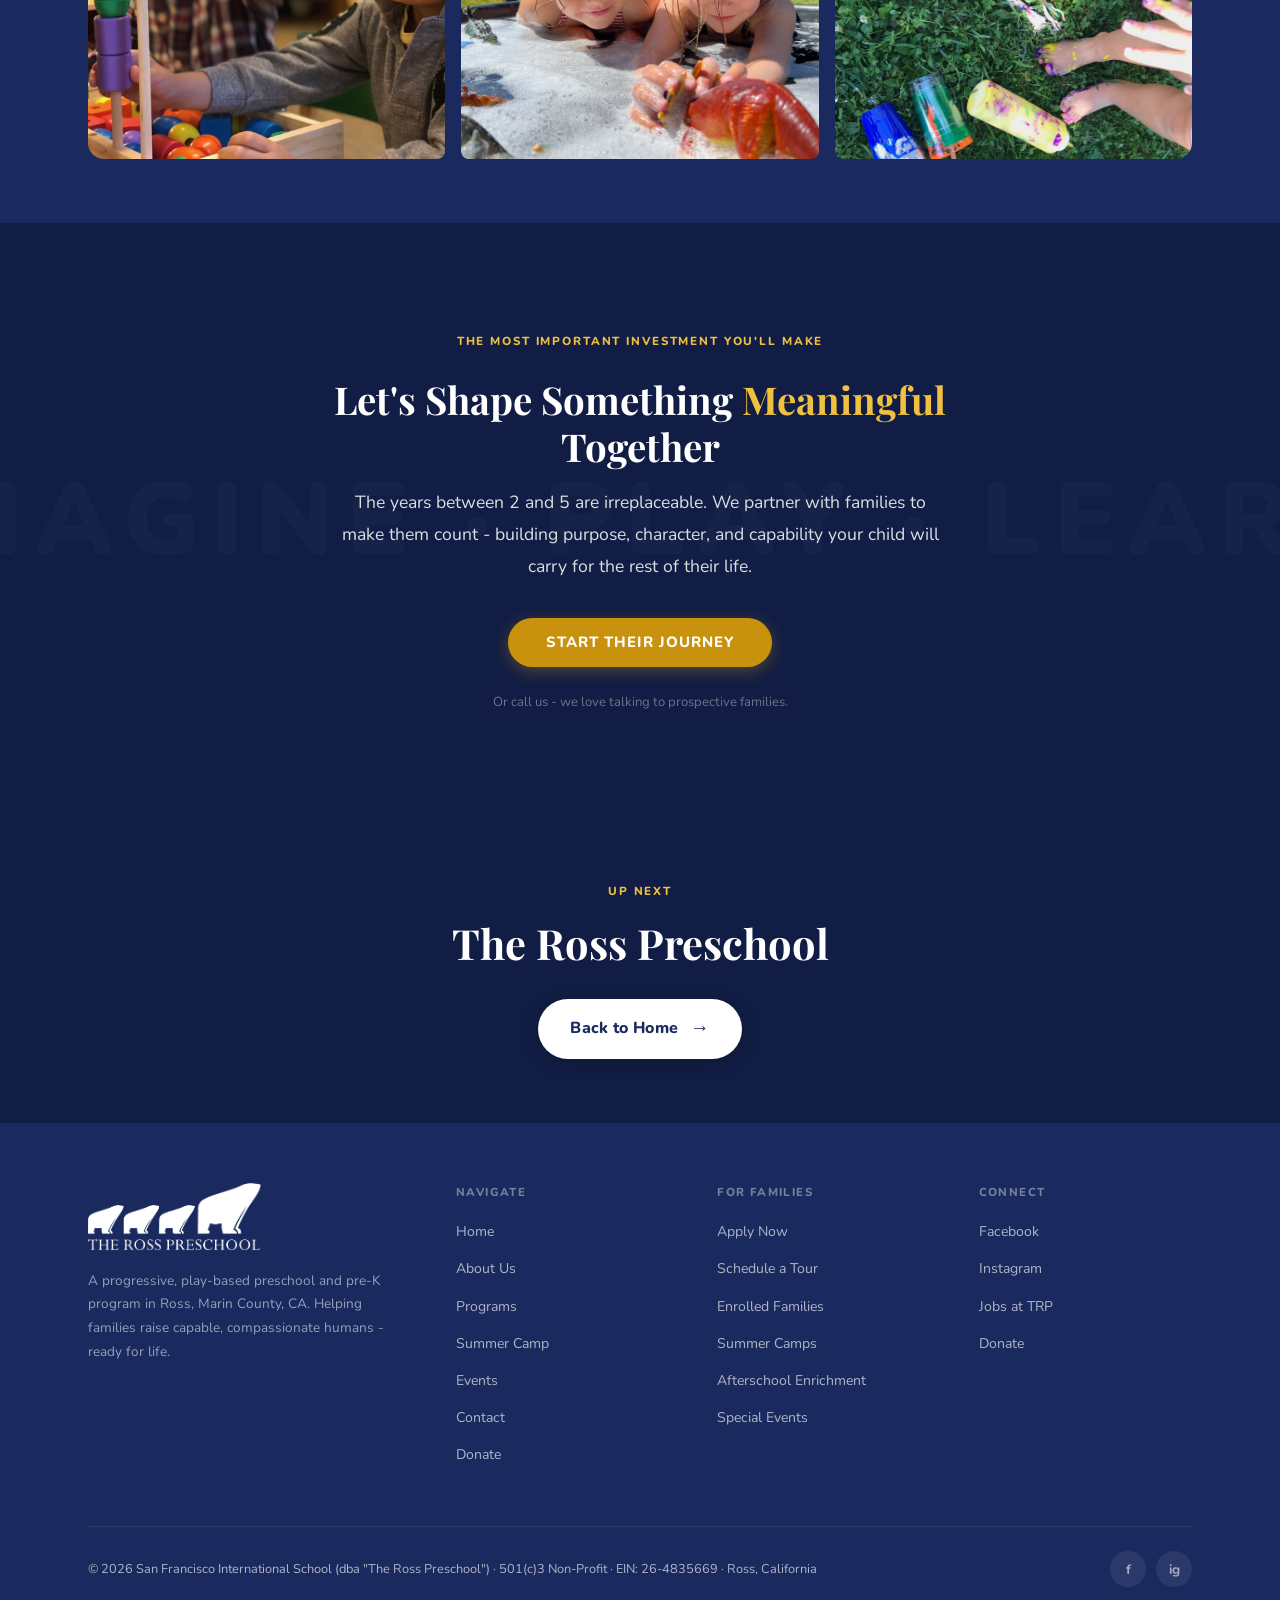
<file: contact.html>
<!DOCTYPE html>
<html lang="en"><head>
  <!-- Google tag (gtag.js) -->
  <script async src="https://www.googletagmanager.com/gtag/js?id=G-STQV1403H8"></script>
  <script>
    window.dataLayer = window.dataLayer || [];
    function gtag(){dataLayer.push(arguments);}
    gtag('js', new Date());
    gtag('config', 'G-STQV1403H8');
  </script>
  <meta charset="UTF-8">
  <meta name="viewport" content="width=device-width, initial-scale=1.0">
  <title>Contact &amp; Apply | The Ross Preschool - Ross, Marin County CA</title>
  <meta name="description" content="Start your child's journey at The Ross Preschool in Ross, Marin County, CA. Apply for enrollment, schedule a tour, or reach us at team@therosspreschool.org or (415) 634-7111.">
  <meta name="keywords" content="contact The Ross Preschool, preschool enrollment Ross CA, schedule tour preschool Marin, apply preschool Marin County, preschool admissions Ross California">
  <meta name="robots" content="index, follow">
  <link rel="canonical" href="https://www.therosspreschool.org/contact.html">
  <!-- Open Graph -->
  <meta property="og:type" content="website">
  <meta property="og:site_name" content="The Ross Preschool">
  <meta property="og:title" content="Contact &amp; Apply | The Ross Preschool - Ross, Marin County CA">
  <meta property="og:description" content="Apply for enrollment or schedule a tour at The Ross Preschool in Ross, Marin County CA. Reach us at team@therosspreschool.org or (415) 634-7111.">
  <meta property="og:url" content="https://www.therosspreschool.org/contact.html">
  <meta property="og:image" content="https://www.therosspreschool.org/hero.jpg">
  <!-- Twitter Card -->
  <meta name="twitter:card" content="summary_large_image">
  <meta name="twitter:title" content="Contact &amp; Apply | The Ross Preschool - Marin County CA">
  <meta name="twitter:description" content="Apply for enrollment or schedule a tour at The Ross Preschool in Ross, Marin County CA. Now enrolling ages 2-5.">
  <meta name="twitter:image" content="https://www.therosspreschool.org/hero.jpg">
  <!-- Structured Data -->
  <script type="application/ld+json">{
    "@context": "https://schema.org",
    "@type": "ContactPage",
    "name": "Contact The Ross Preschool",
    "url": "https://www.therosspreschool.org/contact.html",
    "description": "Contact The Ross Preschool to apply for enrollment, schedule a tour, or ask questions. Located in Ross, Marin County CA.",
    "isPartOf": {
      "@type": "WebSite",
      "name": "The Ross Preschool",
      "url": "https://www.therosspreschool.org"
    },
    "mainEntity": {
      "@type": "ChildCare",
      "name": "The Ross Preschool",
      "telephone": "+14156347111",
      "email": "team@therosspreschool.org",
      "address": {
        "@type": "PostalAddress",
        "addressLocality": "Ross",
        "addressRegion": "CA",
        "postalCode": "94957",
        "addressCountry": "US"
      }
    }
  }</script>
  <link rel="preconnect" href="https://fonts.googleapis.com">
  <link href="https://fonts.googleapis.com/css2?family=Nunito:wght@400;600;700;800;900&family=Playfair+Display:wght@700&display=swap" rel="stylesheet">
  <link rel="stylesheet" href="styles.css?v=4">
</head>
<body>

<div class="top-bar">
  🌱 Play-based preschool &amp; pre-K · Ages 2–5 · Ross, Marin County, CA &nbsp;&nbsp;<a href="https://trpapply.zite.so" target="_blank">Get Started / Tour →</a>
</div>

<nav class="site-nav">
  <div class="nav-inner">
    <a href="index.html" class="nav-logo"><img src="images/logo-horizontal.png" alt="The Ross Preschool"></a>
    <div class="nav-links">
      <a href="index.html">Home</a>
      <a href="about.html">About</a>
      <a href="programs.html">Programs</a>
      <a href="/summercamp.html">Summer Camp</a>
      <a href="http://therosspreschool.org/events" target="_blank">Events</a>
      <a href="https://donate.stripe.com/eVq28qdkI7YXaeRc584c802" target="_blank" class="nav-donate">Donate</a>
      <a href="https://trphome.zite.so" target="_blank" class="nav-enrolled">Enrolled Families</a>
      <a href="https://trpapply.zite.so" target="_blank" class="nav-cta">Get Started / Tour</a>
    </div>
    <button class="nav-toggle" id="navToggle" aria-label="Open menu" aria-expanded="false">
      <span></span><span></span><span></span>
    </button>
  </div>
</nav>
<div class="mobile-nav" id="mobileNav"><div class="mobile-nav-inner"><button class="mobile-nav-close" id="mobileClose" aria-label="Close menu">&times;</button><a href="index.html" class="mobile-link">Home</a><a href="about.html" class="mobile-link">About</a><a href="programs.html" class="mobile-link">Programs</a><a href="/summercamp.html" class="mobile-link">Summer Camp</a><a href="http://therosspreschool.org/events" target="_blank" class="mobile-link">Events</a><a href="https://donate.stripe.com/eVq28qdkI7YXaeRc584c802" target="_blank" class="mobile-link">Donate</a>
<div class="mobile-nav-footer"><a href="https://trpapply.zite.so" target="_blank" class="btn btn-primary btn-lg">Get Started / Tour</a><a href="https://trphome.zite.so" target="_blank" class="btn btn-outline-navy">Enrolled Families</a></div><p class="mobile-nav-meta">team@therosspreschool.org</p></div></div><script>(function(){var t=document.getElementById("navToggle"),n=document.getElementById("mobileNav"),c=document.getElementById("mobileClose");function cl(){t.classList.remove("open");n.classList.remove("open");document.body.classList.remove("nav-open");t.setAttribute("aria-expanded",false);}t.addEventListener("click",function(){var o=n.classList.toggle("open");t.classList.toggle("open");document.body.classList.toggle("nav-open");t.setAttribute("aria-expanded",o);});c.addEventListener("click",cl);document.addEventListener("keydown",function(e){if(e.key==="Escape")cl();});})()</script>

<!-- PAGE HERO -->
<section class="page-hero">
  <div class="page-hero-bg" style="background-image: url('images/210CEA08-653D-41E9-B9AB-B9F606FB41AC.JPG');"></div>
  <div class="container page-hero-content">
    <span class="eyebrow eyebrow-gold">Join Our Community</span>
    <h1 class="display" style="margin-bottom: 20px;">Everything Starts<br>Online</h1>
    <p class="lead lead-light" style="margin: 0 auto; max-width: 580px;">Tours, applications, enrichment sign-ups  -  it's all handled through our online portal. Simple, fast, and no back-and-forth required.</p>
  </div>
</section>

<!-- HOW TO ENROLL -->
<section class="section-pad" style="background: var(--white);">
  <div class="container">
    <div class="two-col">
      <div>
        <span class="eyebrow">The Enrollment Process</span>
        <h2 class="headline">Everything in One Place</h2>
        <div class="divider"></div>
        <p class="body-text">Our enrollment portal makes it simple. One click takes you to everything you need  -  no back-and-forth, no forms to track down.</p>
        <div class="steps">
          <div class="step">
            <div class="step-num">1</div>
            <div class="step-body">
              <h4>Explore &amp; Learn</h4>
              <p>Browse tuition, program details, and availability through our enrollment portal. Everything you need to make an informed decision is right there.</p>
            </div>
          </div>
          <div class="step">
            <div class="step-num">2</div>
            <div class="step-body">
              <h4>Schedule a Tour</h4>
              <p>Book a visit directly through the portal. There's no better way to feel the warmth and energy of TRP than to see it in person  -  we'd love to show you around.</p>
            </div>
          </div>
          <div class="step">
            <div class="step-num">3</div>
            <div class="step-body">
              <h4>Apply &amp; Join the Family</h4>
              <p>Submit your application in minutes through the same portal. Once enrolled, you're part of one of the most warm, close-knit school communities in Marin County.</p>
            </div>
          </div>
        </div>
        <div class="cta-group" style="margin-top: 36px;">
          <a href="https://trpapply.zite.so" target="_blank" class="btn btn-gold btn-lg">Start Their Journey</a>
          <a href="mailto:team@therosspreschool.org" class="link-arrow">Have a question? <span>→</span></a>
        </div>
      </div>
      <div>
        <div class="info-box">
          <h4>School Information</h4>
          <div class="info-list">
            <div class="info-list-item"><span style="font-size:1.1rem;">📍</span><span><strong>Location:</strong> Ross, Marin County, California</span></div>
            <div class="info-list-item"><span style="font-size:1.1rem;">🐣</span><span><strong>Ages Served:</strong> 2–5 years (Preschool &amp; Pre-K)</span></div>
            <div class="info-list-item"><span style="font-size:1.1rem;">📅</span><span><strong>School Year:</strong> September – June</span></div>
            <div class="info-list-item"><span style="font-size:1.1rem;">⛺</span><span><strong>Summer Camps:</strong> July – August</span></div>
            <div class="info-list-item"><span style="font-size:1.1rem;">💛</span><span><strong>Status:</strong> 501(c)3 Non-Profit · EIN: 26-4835669</span></div>
            <div class="info-list-item"><span style="font-size:1.1rem;">📞</span><span><strong>Phone:</strong> <a href="tel:+14156347111" style="color: var(--green);">(415) 634-7111</a></span></div>
            <div class="info-list-item"><span style="font-size:1.1rem;">📧</span><span><strong>Email:</strong> <a href="mailto:team@therosspreschool.org" style="color: var(--green);">team@therosspreschool.org</a></span></div>
          </div>
        </div>
        <div style="margin-top: 24px; background: var(--navy-dark); border-radius: var(--radius-md); padding: 28px; text-align: center;">
          <p style="font-family: 'Playfair Display', serif; font-size: 1.1rem; color: var(--white); line-height: 1.5; margin-bottom: 16px;">"My child feels loved and at home at TRP. He calls it his <em style="color: var(--gold-light); font-style: normal;">happy place.</em>"</p>
          <p style="font-size: 0.8rem; font-weight: 700; color: rgba(255,255,255,0.45); letter-spacing: 0.06em; text-transform: uppercase;"> -  Christie Kragel, TRP Parent</p>
        </div>
      </div>
    </div>
  </div>
</section>

<!-- CONTACT INFO + FAQ -->
<section class="section-pad band-off-white">
  <div class="container">
    <div class="two-col">
      <div>
        <span class="eyebrow">Direct Contact</span>
        <h2 class="headline">Still Have a Question?</h2>
        <p class="body-text">Most things  -  tours, applications, enrichment, events  -  are handled through our online portal. But if you've looked and still need to reach us directly, we're here.</p>
        <div style="margin-top: 36px; display: flex; flex-direction: column; gap: 20px;">
          <div style="display: flex; align-items: center; gap: 16px;">
            <div style="width: 48px; height: 48px; background: var(--green-pale); border-radius: 50%; display: flex; align-items: center; justify-content: center; font-size: 1.25rem; flex-shrink: 0;">📧</div>
            <div>
              <div style="font-size: 0.75rem; font-weight: 800; letter-spacing: 0.1em; text-transform: uppercase; color: var(--text-light); margin-bottom: 4px;">Email</div>
              <a href="mailto:team@therosspreschool.org" style="font-size: 1.1rem; font-weight: 700; color: var(--green); text-decoration: none;">team@therosspreschool.org</a>
            </div>
          </div>
          <div style="display: flex; align-items: center; gap: 16px;">
            <div style="width: 48px; height: 48px; background: var(--green-pale); border-radius: 50%; display: flex; align-items: center; justify-content: center; font-size: 1.25rem; flex-shrink: 0;">📞</div>
            <div>
              <div style="font-size: 0.75rem; font-weight: 800; letter-spacing: 0.1em; text-transform: uppercase; color: var(--text-light); margin-bottom: 4px;">Phone</div>
              <a href="tel:+14156347111" style="font-size: 1.1rem; font-weight: 700; color: var(--green); text-decoration: none;">(415) 634-7111</a>
            </div>
          </div>
        </div>
      </div>
      <div>
        <h3 class="subheadline">Frequently Asked Questions</h3>
        <div class="divider" style="margin-bottom: 28px;"></div>
        <div class="faq">
          <div class="faq-item">
            <div class="faq-q">What ages do you serve?</div>
            <div class="faq-a">We serve children ages 2–5. Our Preschool program is for ages 2–4, and our Pre-Kindergarten program is designed for children ages 4–5.</div>
          </div>
          <div class="faq-item">
            <div class="faq-q">What are your hours?</div>
            <div class="faq-a">Our school day runs 8:30 am – 1:00 pm. We also offer aftercare and enrichment classes that run until 3:00 pm. We do not provide care after 3:00 pm.</div>
          </div>
          <div class="faq-item">
            <div class="faq-q">What is your curriculum philosophy?</div>
            <div class="faq-a">We are play-based, child-directed, and nature-oriented. We believe children learn best when they are engaged, curious, and emotionally connected. Our curriculum is built around 21st Century Skills while nurturing the whole child  -  intellectually, emotionally, and socially.</div>
          </div>
          <div class="faq-item">
            <div class="faq-q">Is The Ross Preschool a non-profit?</div>
            <div class="faq-a">Yes. We are a 501(c)3 non-profit organization (EIN: 26-4835669), founded with the mission of providing exceptional early childhood education to the children and families of our community.</div>
          </div>
          <div class="faq-item">
            <div class="faq-q">How do I schedule a tour?</div>
            <div class="faq-a">Use our enrollment portal to book a tour, learn about tuition, and apply  -  all in one place. We'd love to show you around.</div>
          </div>
          <div class="faq-item">
            <div class="faq-q">What makes TRP different?</div>
            <div class="faq-a">TRP is more than a preschool  -  it's a genuine partnership with families to raise capable, compassionate humans. Our teachers are exceptional, our community is warm and close-knit, and our curriculum is designed with intention to prepare children not just for kindergarten, but for life.</div>
          </div>
        </div>
      </div>
    </div>
  </div>
</section>

<!-- COMMUNITY PHOTO STRIP -->
<section class="section-pad-sm band-navy">
  <div class="container" style="text-align: center;">
    <span class="eyebrow eyebrow-light">The Ross Preschool Community</span>
    <h2 class="headline headline-light" style="margin-bottom: 16px;">Come See It for Yourself</h2>
    <p class="lead lead-light lead-center" style="margin-bottom: 40px;">No website can fully capture what it feels like to walk into TRP on a Tuesday morning  -  the laughter, the focus, the warmth. Come visit us.</p>
    <div style="display: flex; gap: 16px; overflow: hidden; border-radius: var(--radius-md);">
      <div style="flex:1; overflow: hidden; border-radius: var(--radius-sm);"><img src="images/trp-boys-stacking-toy-2.jpg" alt="Children learning at The Ross Preschool" style="width:100%; aspect-ratio:1; object-fit:cover; object-position: center top; display:block;"></div>
      <div style="flex:1; overflow: hidden; border-radius: var(--radius-sm);"><img src="images/IMG_3666.jpeg" alt="Water play at TRP" style="width:100%; aspect-ratio:1; object-fit:cover; object-position: center top; display:block;"></div>
      <div style="flex:1; overflow: hidden; border-radius: var(--radius-sm);"><img src="images/EE451823-C777-4CEF-A132-D1860F904CE1.JPG" alt="Creative art at TRP" style="width:100%; aspect-ratio:1; object-fit:cover; object-position: center top; display:block;"></div>
    </div>
  </div>
</section>

<!-- ENROLL CTA -->
<section class="enroll-section">
  <div class="container enroll-inner">
    <span class="eyebrow eyebrow-gold">The Most Important Investment You'll Make</span>
    <h2 class="headline headline-light" style="margin: 12px auto 18px; max-width: 680px;">Let's Shape Something <em class="gold">Meaningful</em> Together</h2>
    <p class="lead lead-light lead-center" style="margin-bottom: 36px;">The years between 2 and 5 are irreplaceable. We partner with families to make them count  -  building purpose, character, and capability your child will carry for the rest of their life.</p>
    <div class="cta-group cta-group-center">
      <a href="https://trpapply.zite.so" target="_blank" class="btn btn-gold btn-lg">Start Their Journey</a>
    </div>
    <p class="enroll-meta">Or call us  -  we love talking to prospective families.</p>
  </div>
</section>

<!-- NEXT PAGE -->
<div class="next-page-band">
  <div class="container">
    <span class="eyebrow">Up Next</span>
    <p class="next-page-heading">The Ross Preschool</p>
    <a href="index.html" class="next-page-btn">Back to Home <span class="next-page-btn-arrow">→</span></a>
  </div>
</div>

<footer class="site-footer">
  <div class="container">
    <div class="footer-grid">
      <div class="footer-brand">
        <img src="images/logo-horizontal.png" alt="The Ross Preschool">
        <p>A progressive, play-based preschool and pre-K program in Ross, Marin County, CA. Helping families raise capable, compassionate humans  -  ready for life.</p>
      </div>
      <div class="footer-col"><h5>Navigate</h5><ul><li><a href="index.html">Home</a></li><li><a href="about.html">About Us</a></li><li><a href="programs.html">Programs</a></li><li><a href="/summercamp.html">Summer Camp</a></li><li><a href="http://therosspreschool.org/events" target="_blank">Events</a></li><li><a href="contact.html">Contact</a></li><li><a href="https://donate.stripe.com/eVq28qdkI7YXaeRc584c802" target="_blank">Donate</a></li></ul></div>
      <div class="footer-col"><h5>For Families</h5><ul><li><a href="https://trpapply.zite.so" target="_blank">Apply Now</a></li><li><a href="https://trpapply.zite.so" target="_blank">Schedule a Tour</a></li><li><a href="https://trphome.zite.so" target="_blank">Enrolled Families</a></li><li><a href="https://trpcamp.zite.so" target="_blank">Summer Camps</a></li><li><a href="https://trpenrichmentsignup.zite.so/public" target="_blank">Afterschool Enrichment</a></li><li><a href="https://trpevents.zite.so/public" target="_blank">Special Events</a></li></ul></div>
      <div class="footer-col"><h5>Connect</h5><ul><li><a href="https://facebook.com/therosspreschool" target="_blank">Facebook</a></li><li><a href="https://instagram.com/therosspreschool/" target="_blank">Instagram</a></li><li><a href="https://trpcareers.zite.so" target="_blank">Jobs at TRP</a></li><li><a href="https://donate.stripe.com/eVq28qdkI7YXaeRc584c802" target="_blank">Donate</a></li></ul></div>
    </div>
    <div class="footer-bottom">
      <div>© 2026 San Francisco International School (dba "The Ross Preschool") · 501(c)3 Non-Profit · EIN: 26-4835669 · Ross, California</div>
      <div class="social-links"><a href="#" class="social-link">f</a><a href="#" class="social-link">ig</a></div>
    </div>
  </div>
</footer>

<button class="scroll-top" id="scrollTop" aria-label="Back to top">↑</button>
<script>
(function(){
  var btn = document.getElementById("scrollTop");
  window.addEventListener("scroll", function(){ btn.classList.toggle("visible", window.scrollY > 200); });
  btn.addEventListener("click", function(){ window.scrollTo({top:0,behavior:"smooth"}); });
})();
</script>
<script>
(function() {
  var params = new URLSearchParams(window.location.search);
  var utmKeys = ['utm_source','utm_medium','utm_campaign','utm_term','utm_content'];
  var utms = {};
  utmKeys.forEach(function(k) {
    var v = params.get(k);
    if (v) utms[k] = v;
  });
  if (Object.keys(utms).length > 0) {
    sessionStorage.setItem('trp_utms', JSON.stringify(utms));
  }
  var saved = sessionStorage.getItem('trp_utms');
  if (!saved) return;
  var savedUtms = JSON.parse(saved);
  document.addEventListener('click', function(e) {
    var link = e.target.closest('a');
    if (!link) return;
    var href = link.href || '';
    if (href.indexOf('.zite.so') === -1 && href.indexOf('.fillout.com') === -1) return;
    var url = new URL(href);
    Object.keys(savedUtms).forEach(function(k) {
      if (!url.searchParams.has(k)) url.searchParams.set(k, savedUtms[k]);
    });
    link.href = url.toString();
    // GA4 click tracking
    if (typeof gtag !== 'undefined') {
      if (href.indexOf('trpapply.zite.so') !== -1) {
        var lt = (link.textContent || '').trim().toLowerCase();
        if (lt.indexOf('tour') !== -1 || lt.indexOf('schedule') !== -1 || lt.indexOf('visit') !== -1) {
          gtag('event', 'tour_signup_click', {link_text: link.textContent.trim()});
        }
        gtag('event', 'click_apply_button', {link_text: link.textContent.trim()});
      }
    }
  });
})();
</script>
</body></html>
</file>
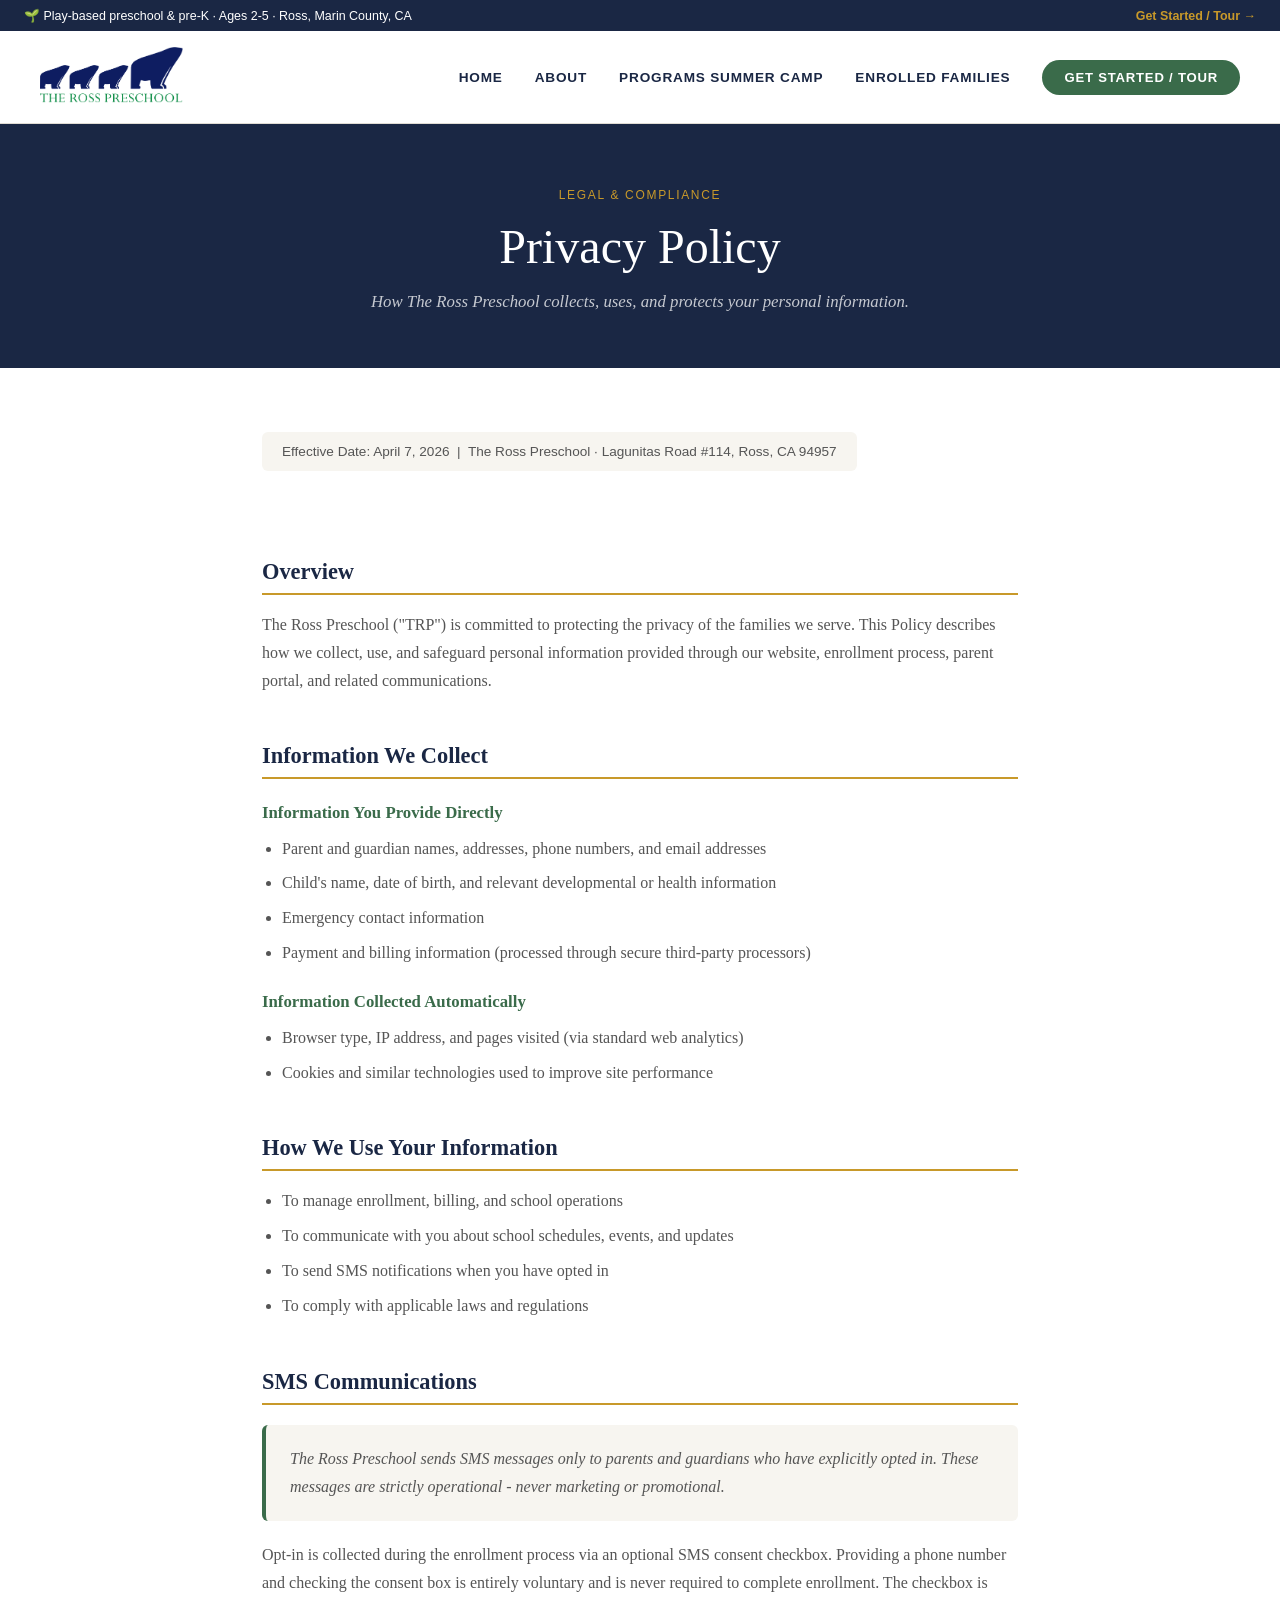
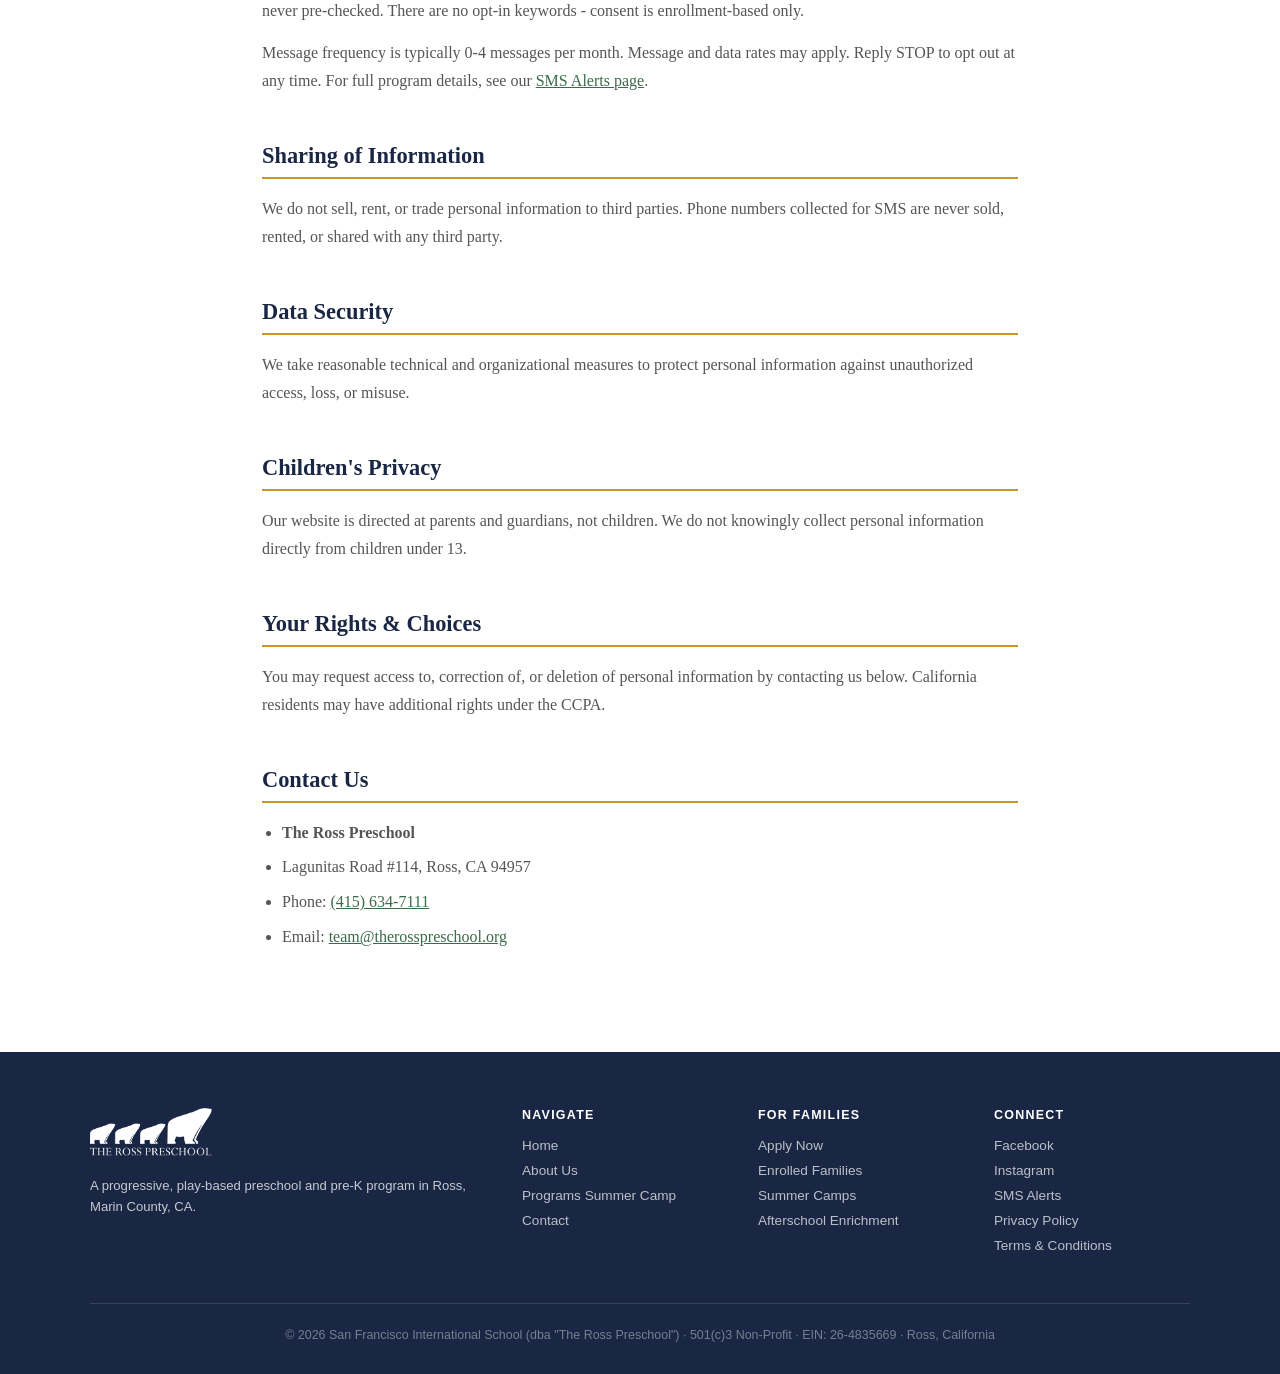
<file: privacy-policy.html>
<!DOCTYPE html><html lang="en"><head>
  <!-- Google tag (gtag.js) -->
  <script async src="https://www.googletagmanager.com/gtag/js?id=G-STQV1403H8"></script>
  <script>
    window.dataLayer = window.dataLayer || [];
    function gtag(){dataLayer.push(arguments);}
    gtag('js', new Date());
    gtag('config', 'G-STQV1403H8');
  </script><meta charset="UTF-8"><meta name="viewport" content="width=device-width,initial-scale=1.0"><title>Privacy Policy | The Ross Preschool</title><link rel="icon" href="favicon.ico"><style>*,*::before,*::after{box-sizing:border-box;margin:0;padding:0}:root{--navy:#1a2744;--green:#3a6b4a;--gold:#c8992a;--light-bg:#f7f5f0;--text:#2d2d2d;--text-light:#555;--border:#e0dcd4}body{font-family:Georgia,serif;color:var(--text);background:#fff}.topbar{background:var(--navy);color:#fff;font-family:Arial,sans-serif;font-size:.78rem;padding:8px 24px;display:flex;align-items:center;justify-content:space-between}.topbar a{color:var(--gold);text-decoration:none;font-weight:600}nav{display:flex;align-items:center;justify-content:space-between;padding:16px 40px;border-bottom:1px solid var(--border);background:#fff;position:sticky;top:0;z-index:100}.nav-logo img{height:56px;width:auto}.nav-links{display:flex;align-items:center;gap:32px;list-style:none;font-family:Arial,sans-serif}.nav-links a{text-decoration:none;color:var(--navy);font-size:.85rem;font-weight:700;letter-spacing:.06em;text-transform:uppercase}.nav-links a:hover{color:var(--green)}.nav-cta{background:var(--green);color:#fff!important;padding:10px 22px;border-radius:30px;font-size:.82rem!important}.page-hero{background:var(--navy);color:#fff;padding:64px 40px 56px;text-align:center}.page-hero .eyebrow{font-family:Arial,sans-serif;font-size:.75rem;letter-spacing:.14em;text-transform:uppercase;color:var(--gold);margin-bottom:16px}.page-hero h1{font-size:clamp(2rem,4vw,3rem);font-weight:400;line-height:1.2;margin-bottom:16px}.page-hero p{font-size:1.05rem;color:rgba(255,255,255,.75);max-width:560px;margin:0 auto;font-style:italic}.content-wrap{max-width:820px;margin:0 auto;padding:64px 32px 80px}.content-wrap h2{font-size:1.4rem;color:var(--navy);margin:48px 0 16px;padding-bottom:8px;border-bottom:2px solid var(--gold)}.content-wrap h2:first-child{margin-top:0}.content-wrap h3{font-size:1.05rem;color:var(--green);margin:24px 0 10px}.content-wrap p{font-size:1rem;line-height:1.75;color:var(--text-light);margin-bottom:14px}.content-wrap ul{margin:12px 0 20px 20px;line-height:1.8;color:var(--text-light)}.content-wrap ul li{margin-bottom:6px}.content-wrap a{color:var(--green)}.effective-date{background:var(--light-bg);border-radius:6px;padding:12px 20px;font-family:Arial,sans-serif;font-size:.85rem;color:var(--text-light);margin-bottom:40px;display:inline-block}.highlight-box{background:var(--light-bg);border-left:4px solid var(--green);border-radius:6px;padding:20px 24px;margin:20px 0}.highlight-box p{margin:0;font-style:italic}footer{background:var(--navy);color:rgba(255,255,255,.75);padding:56px 40px 32px;font-family:Arial,sans-serif;font-size:.85rem}.footer-grid{max-width:1100px;margin:0 auto;display:grid;grid-template-columns:2fr 1fr 1fr 1fr;gap:40px;padding-bottom:40px;border-bottom:1px solid rgba(255,255,255,.12)}@media(max-width:768px){.footer-grid{grid-template-columns:1fr 1fr}}.footer-brand img{height:48px;margin-bottom:16px;filter:brightness(0) invert(1)}.footer-brand p{line-height:1.6;font-size:.82rem}footer h4{color:#fff;font-size:.78rem;letter-spacing:.1em;text-transform:uppercase;margin-bottom:16px}footer ul{list-style:none}footer ul li{margin-bottom:10px}footer ul a{color:rgba(255,255,255,.7);text-decoration:none}footer ul a:hover{color:var(--gold)}.footer-bottom{max-width:1100px;margin:24px auto 0;text-align:center;font-size:.78rem;color:rgba(255,255,255,.4)}</style></head><body><div class="topbar"><span>🌱 Play-based preschool &amp; pre-K · Ages 2-5 · Ross, Marin County, CA</span><a href="https://trpapply.zite.so">Get Started / Tour →</a></div><nav><a class="nav-logo" href="index.html"><img src="images/logo-horizontal.png" alt="The Ross Preschool"></a><ul class="nav-links"><li><a href="index.html">Home</a></li><li><a href="about.html">About</a></li><li><a href="programs.html">Programs</a>
      <a href="/summercamp.html">Summer Camp</a></li><li><a href="https://trphome.zite.so">Enrolled Families</a></li><li><a class="nav-cta" href="https://trpapply.zite.so">Get Started / Tour</a></li></ul></nav><div class="page-hero"><div class="eyebrow">Legal &amp; Compliance</div><h1>Privacy Policy</h1><p>How The Ross Preschool collects, uses, and protects your personal information.</p></div><div class="content-wrap"><span class="effective-date">Effective Date: April 7, 2026 &nbsp;|&nbsp; The Ross Preschool · Lagunitas Road #114, Ross, CA 94957</span><h2>Overview</h2><p>The Ross Preschool ("TRP") is committed to protecting the privacy of the families we serve. This Policy describes how we collect, use, and safeguard personal information provided through our website, enrollment process, parent portal, and related communications.</p><h2>Information We Collect</h2><h3>Information You Provide Directly</h3><ul><li>Parent and guardian names, addresses, phone numbers, and email addresses</li><li>Child's name, date of birth, and relevant developmental or health information</li><li>Emergency contact information</li><li>Payment and billing information (processed through secure third-party processors)</li></ul><h3>Information Collected Automatically</h3><ul><li>Browser type, IP address, and pages visited (via standard web analytics)</li><li>Cookies and similar technologies used to improve site performance</li></ul><h2>How We Use Your Information</h2><ul><li>To manage enrollment, billing, and school operations</li><li>To communicate with you about school schedules, events, and updates</li><li>To send SMS notifications when you have opted in</li><li>To comply with applicable laws and regulations</li></ul><h2>SMS Communications</h2><div class="highlight-box"><p>The Ross Preschool sends SMS messages only to parents and guardians who have explicitly opted in. These messages are strictly operational - never marketing or promotional.</p></div><p>Opt-in is collected during the enrollment process via an optional SMS consent checkbox. Providing a phone number and checking the consent box is entirely voluntary and is never required to complete enrollment. The checkbox is never pre-checked. There are no opt-in keywords - consent is enrollment-based only.</p><p>Message frequency is typically 0-4 messages per month. Message and data rates may apply. Reply STOP to opt out at any time. For full program details, see our <a href="sms-alerts.html">SMS Alerts page</a>.</p><h2>Sharing of Information</h2><p>We do not sell, rent, or trade personal information to third parties. Phone numbers collected for SMS are never sold, rented, or shared with any third party.</p><h2>Data Security</h2><p>We take reasonable technical and organizational measures to protect personal information against unauthorized access, loss, or misuse.</p><h2>Children's Privacy</h2><p>Our website is directed at parents and guardians, not children. We do not knowingly collect personal information directly from children under 13.</p><h2>Your Rights &amp; Choices</h2><p>You may request access to, correction of, or deletion of personal information by contacting us below. California residents may have additional rights under the CCPA.</p><h2>Contact Us</h2><ul><li><strong>The Ross Preschool</strong></li><li>Lagunitas Road #114, Ross, CA 94957</li><li>Phone: <a href="tel:4156347111">(415) 634-7111</a></li><li>Email: <a href="mailto:team@therosspreschool.org">team@therosspreschool.org</a></li></ul></div><footer><div class="footer-grid"><div class="footer-brand"><img src="images/logo-horizontal.png" alt="The Ross Preschool"><p>A progressive, play-based preschool and pre-K program in Ross, Marin County, CA.</p></div><div><h4>Navigate</h4><ul><li><a href="index.html">Home</a></li><li><a href="about.html">About Us</a></li><li><a href="programs.html">Programs</a>
      <a href="/summercamp.html">Summer Camp</a></li><li><a href="contact.html">Contact</a></li></ul></div><div><h4>For Families</h4><ul><li><a href="https://trpapply.zite.so">Apply Now</a></li><li><a href="https://trphome.zite.so">Enrolled Families</a></li><li><a href="https://trpcamp.zite.so/public">Summer Camps</a></li><li><a href="https://trpenrichmentsignup.zite.so/public">Afterschool Enrichment</a></li></ul></div><div><h4>Connect</h4><ul><li><a href="https://facebook.com/therosspreschool">Facebook</a></li><li><a href="https://instagram.com/therosspreschool/">Instagram</a></li><li><a href="sms-alerts.html">SMS Alerts</a></li><li><a href="privacy-policy.html">Privacy Policy</a></li><li><a href="terms-conditions.html">Terms &amp; Conditions</a></li></ul></div></div><div class="footer-bottom">© 2026 San Francisco International School (dba "The Ross Preschool") · 501(c)3 Non-Profit · EIN: 26-4835669 · Ross, California</div></footer><script>
(function() {
  var params = new URLSearchParams(window.location.search);
  var utmKeys = ['utm_source','utm_medium','utm_campaign','utm_term','utm_content'];
  var utms = {};
  utmKeys.forEach(function(k) {
    var v = params.get(k);
    if (v) utms[k] = v;
  });
  if (Object.keys(utms).length > 0) {
    sessionStorage.setItem('trp_utms', JSON.stringify(utms));
  }
  var saved = sessionStorage.getItem('trp_utms');
  if (!saved) return;
  var savedUtms = JSON.parse(saved);
  document.addEventListener('click', function(e) {
    var link = e.target.closest('a');
    if (!link) return;
    var href = link.href || '';
    if (href.indexOf('.zite.so') === -1 && href.indexOf('.fillout.com') === -1) return;
    var url = new URL(href);
    Object.keys(savedUtms).forEach(function(k) {
      if (!url.searchParams.has(k)) url.searchParams.set(k, savedUtms[k]);
    });
    link.href = url.toString();
    // GA4 click tracking
    if (typeof gtag !== 'undefined') {
      if (href.indexOf('trpapply.zite.so') !== -1) {
        var lt = (link.textContent || '').trim().toLowerCase();
        if (lt.indexOf('tour') !== -1 || lt.indexOf('schedule') !== -1 || lt.indexOf('visit') !== -1) {
          gtag('event', 'tour_signup_click', {link_text: link.textContent.trim()});
        }
        gtag('event', 'click_apply_button', {link_text: link.textContent.trim()});
      }
    }
  });
})();
</script>
</body></html>
</file>
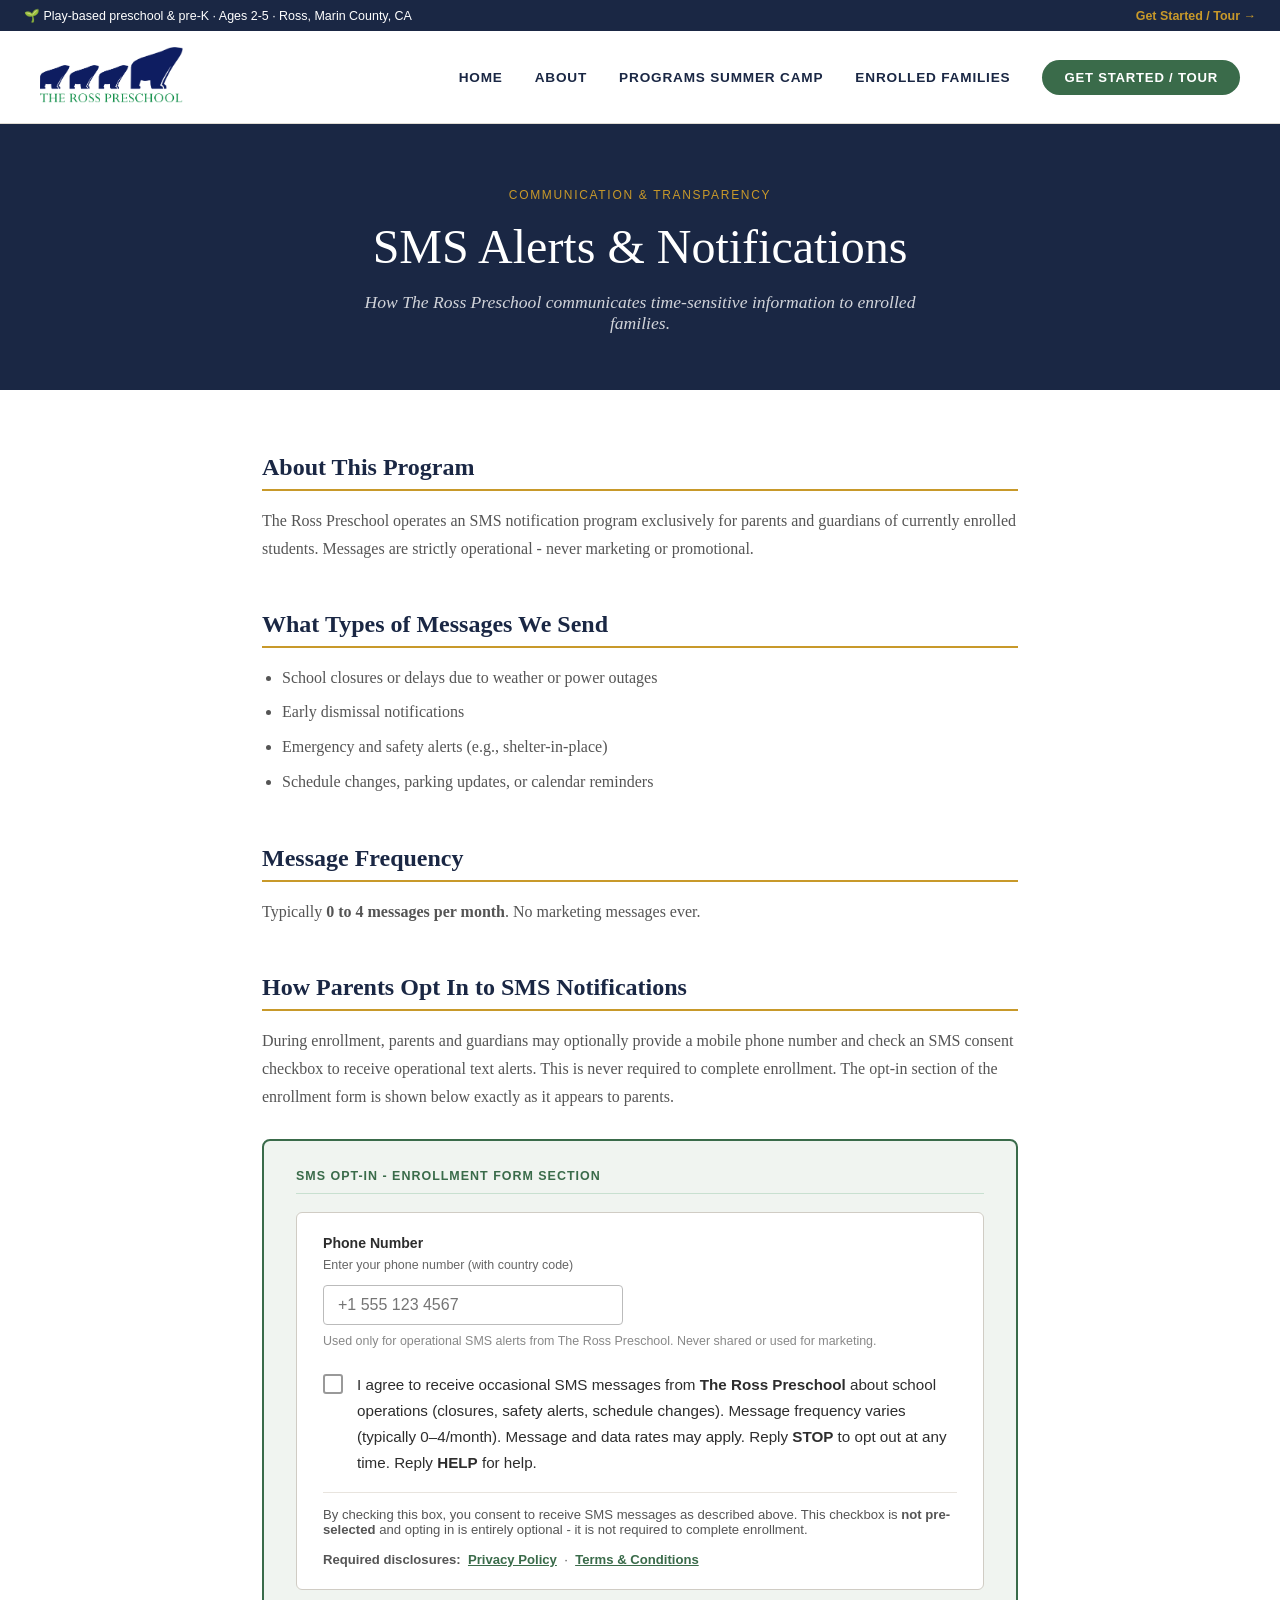
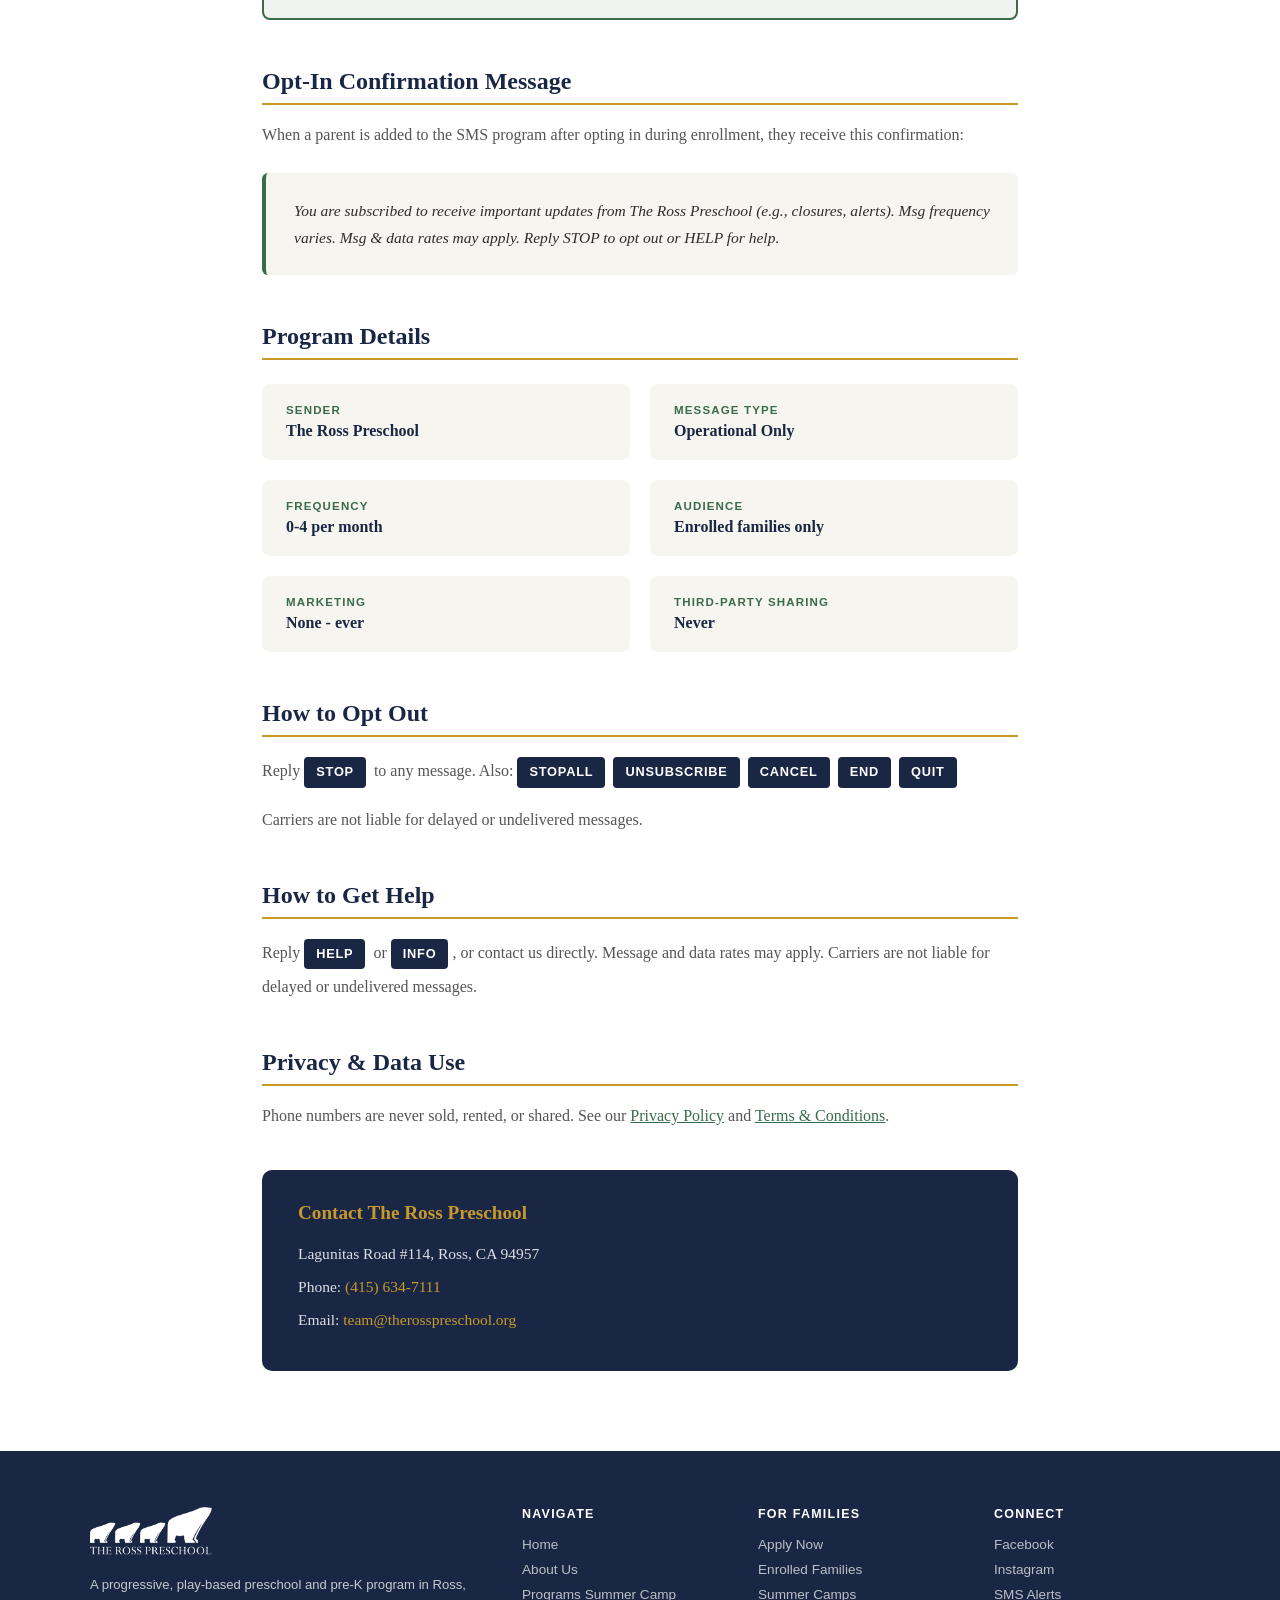
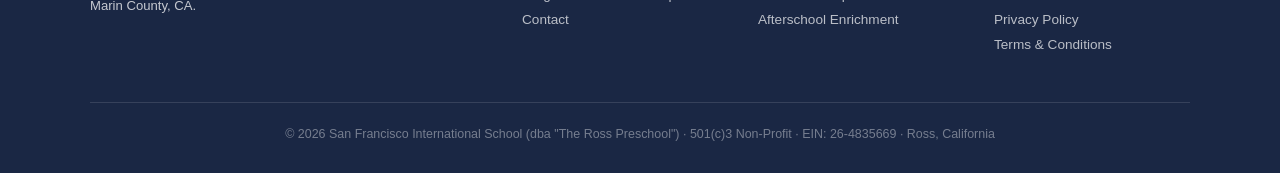
<file: sms-alerts.html>
<!DOCTYPE html><html lang="en"><head>
  <!-- Google tag (gtag.js) -->
  <script async src="https://www.googletagmanager.com/gtag/js?id=G-STQV1403H8"></script>
  <script>
    window.dataLayer = window.dataLayer || [];
    function gtag(){dataLayer.push(arguments);}
    gtag('js', new Date());
    gtag('config', 'G-STQV1403H8');
  </script><meta charset="UTF-8"><meta name="viewport" content="width=device-width,initial-scale=1.0"><title>SMS Alerts | The Ross Preschool</title><link rel="icon" href="favicon.ico"><style>*,*::before,*::after{box-sizing:border-box;margin:0;padding:0}:root{--navy:#1a2744;--green:#3a6b4a;--gold:#c8992a;--light-bg:#f7f5f0;--text:#2d2d2d;--text-light:#555;--border:#e0dcd4}body{font-family:Georgia,serif;color:var(--text);background:#fff}.topbar{background:var(--navy);color:#fff;font-family:Arial,sans-serif;font-size:.78rem;padding:8px 24px;display:flex;align-items:center;justify-content:space-between}.topbar a{color:var(--gold);text-decoration:none;font-weight:600}nav{display:flex;align-items:center;justify-content:space-between;padding:16px 40px;border-bottom:1px solid var(--border);background:#fff;position:sticky;top:0;z-index:100}.nav-logo img{height:56px;width:auto}.nav-links{display:flex;align-items:center;gap:32px;list-style:none;font-family:Arial,sans-serif}.nav-links a{text-decoration:none;color:var(--navy);font-size:.85rem;font-weight:700;letter-spacing:.06em;text-transform:uppercase}.nav-links a:hover{color:var(--green)}.nav-cta{background:var(--green);color:#fff!important;padding:10px 22px;border-radius:30px;font-size:.82rem!important}.page-hero{background:var(--navy);color:#fff;padding:64px 40px 56px;text-align:center}.page-hero .eyebrow{font-family:Arial,sans-serif;font-size:.75rem;letter-spacing:.14em;text-transform:uppercase;color:var(--gold);margin-bottom:16px}.page-hero h1{font-size:clamp(2rem,4vw,3rem);font-weight:400;line-height:1.2;margin-bottom:16px}.page-hero p{font-size:1.1rem;color:rgba(255,255,255,.8);max-width:560px;margin:0 auto;font-style:italic}.content-wrap{max-width:820px;margin:0 auto;padding:64px 32px 80px}.content-wrap h2{font-size:1.5rem;color:var(--navy);margin:48px 0 16px;padding-bottom:8px;border-bottom:2px solid var(--gold)}.content-wrap h2:first-child{margin-top:0}.content-wrap p{font-size:1rem;line-height:1.75;color:var(--text-light);margin-bottom:14px}.content-wrap ul{margin:12px 0 20px 20px;line-height:1.8;color:var(--text-light)}.content-wrap ul li{margin-bottom:6px}.content-wrap a{color:var(--green)}.consent-box{background:var(--light-bg);border-left:4px solid var(--green);border-radius:6px;padding:24px 28px;margin:24px 0}.consent-box p{font-style:italic;font-size:.97rem;color:var(--text);margin:0}.info-grid{display:grid;grid-template-columns:1fr 1fr;gap:20px;margin:24px 0}@media(max-width:600px){.info-grid{grid-template-columns:1fr}}.info-card{background:var(--light-bg);border-radius:8px;padding:20px 24px}.info-card .label{font-family:Arial,sans-serif;font-size:.72rem;letter-spacing:.1em;text-transform:uppercase;color:var(--green);font-weight:700;margin-bottom:6px}.info-card .value{font-size:1rem;color:var(--navy);font-weight:600}.kw{display:inline-block;background:var(--navy);color:#fff;font-family:Arial,sans-serif;font-size:.8rem;font-weight:700;letter-spacing:.06em;padding:4px 12px;border-radius:4px;margin:4px 4px 4px 0}.contact-block{background:var(--navy);color:#fff;border-radius:10px;padding:32px 36px;margin:40px 0 0}.contact-block h3{font-size:1.2rem;margin-bottom:16px;color:var(--gold)}.contact-block p{color:rgba(255,255,255,.85);margin-bottom:6px;font-size:.97rem}.contact-block a{color:var(--gold);text-decoration:none}footer{background:var(--navy);color:rgba(255,255,255,.75);padding:56px 40px 32px;font-family:Arial,sans-serif;font-size:.85rem}.footer-grid{max-width:1100px;margin:0 auto;display:grid;grid-template-columns:2fr 1fr 1fr 1fr;gap:40px;padding-bottom:40px;border-bottom:1px solid rgba(255,255,255,.12)}@media(max-width:768px){.footer-grid{grid-template-columns:1fr 1fr}}.footer-brand img{height:48px;margin-bottom:16px;filter:brightness(0) invert(1)}.footer-brand p{line-height:1.6;font-size:.82rem}footer h4{color:#fff;font-size:.78rem;letter-spacing:.1em;text-transform:uppercase;margin-bottom:16px}footer ul{list-style:none}footer ul li{margin-bottom:10px}footer ul a{color:rgba(255,255,255,.7);text-decoration:none}footer ul a:hover{color:var(--gold)}.footer-bottom{max-width:1100px;margin:24px auto 0;text-align:center;font-size:.78rem;color:rgba(255,255,255,.4)}</style></head><body><div class="topbar"><span>🌱 Play-based preschool &amp; pre-K · Ages 2-5 · Ross, Marin County, CA</span><a href="https://trpapply.zite.so">Get Started / Tour →</a></div><nav><a class="nav-logo" href="index.html"><img src="images/logo-horizontal.png" alt="The Ross Preschool"></a><ul class="nav-links"><li><a href="index.html">Home</a></li><li><a href="about.html">About</a></li><li><a href="programs.html">Programs</a>
      <a href="/summercamp.html">Summer Camp</a></li><li><a href="https://trpenrolled.zite.so">Enrolled Families</a></li><li><a class="nav-cta" href="https://trpapply.zite.so">Get Started / Tour</a></li></ul></nav><div class="page-hero"><div class="eyebrow">Communication &amp; Transparency</div><h1>SMS Alerts &amp; Notifications</h1><p>How The Ross Preschool communicates time-sensitive information to enrolled families.</p></div><div class="content-wrap"><h2>About This Program</h2><p>The Ross Preschool operates an SMS notification program exclusively for parents and guardians of currently enrolled students. Messages are strictly operational - never marketing or promotional.</p><h2>What Types of Messages We Send</h2><ul><li>School closures or delays due to weather or power outages</li><li>Early dismissal notifications</li><li>Emergency and safety alerts (e.g., shelter-in-place)</li><li>Schedule changes, parking updates, or calendar reminders</li></ul><h2>Message Frequency</h2><p>Typically <strong>0 to 4 messages per month</strong>. No marketing messages ever.</p><h2>How Parents Opt In to SMS Notifications</h2><p>During enrollment, parents and guardians may optionally provide a mobile phone number and check an SMS consent checkbox to receive operational text alerts. This is never required to complete enrollment. The opt-in section of the enrollment form is shown below exactly as it appears to parents.</p><div style="background:#f0f4f0;border:2px solid #3a6b4a;border-radius:8px;padding:28px 32px;margin:28px 0"><div style="font-family:Arial,sans-serif;font-size:.78rem;letter-spacing:.08em;text-transform:uppercase;color:#3a6b4a;font-weight:700;margin-bottom:18px;border-bottom:1px solid #c8e0d0;padding-bottom:10px">SMS Opt-In  -  Enrollment Form Section</div><div style="background:#fff;border:1px solid #d0ccc4;border-radius:6px;padding:22px 26px"><div style="margin-bottom:20px"><label style="display:block;font-family:Arial,sans-serif;font-size:.88rem;font-weight:700;color:#2d2d2d;margin-bottom:4px">Phone Number</label><p style="font-family:Arial,sans-serif;font-size:.78rem;color:#666;margin:0 0 8px 0">Enter your phone number (with country code)</p><input type="tel" placeholder="+1 555 123 4567" style="width:100%;max-width:300px;padding:10px 14px;border:1px solid #bbb;border-radius:4px;font-size:1rem;font-family:Arial,sans-serif;color:#333;background:#fff" value=""><p style="font-size:.78rem;color:#888;margin-top:6px;margin-bottom:0;font-family:Arial,sans-serif">Used only for operational SMS alerts from The Ross Preschool. Never shared or used for marketing.</p></div><div style="display:flex;align-items:flex-start;gap:14px;margin-bottom:16px"><div style="flex-shrink:0;width:20px;height:20px;background:#fff;border:2px solid #999;border-radius:3px;margin-top:2px"></div><div style="font-family:Arial,sans-serif;font-size:.95rem;line-height:1.7;color:#2d2d2d">I agree to receive occasional SMS messages from <strong>The Ross Preschool</strong> about school operations (closures, safety alerts, schedule changes). Message frequency varies (typically 0–4/month). Message and data rates may apply. Reply <strong>STOP</strong> to opt out at any time. Reply <strong>HELP</strong> for help.</div></div><div style="font-family:Arial,sans-serif;font-size:.82rem;color:#555;border-top:1px solid #e8e4de;padding-top:14px">By checking this box, you consent to receive SMS messages as described above. This checkbox is <strong>not pre-selected</strong> and opting in is entirely optional  -  it is not required to complete enrollment.<br><br><strong>Required disclosures:</strong> &nbsp;<a href="https://www.therosspreschool.org/privacy-policy" style="color:#3a6b4a;font-weight:700;text-decoration:underline">Privacy Policy</a> &nbsp;·&nbsp; <a href="https://www.therosspreschool.org/terms-conditions" style="color:#3a6b4a;font-weight:700;text-decoration:underline">Terms &amp; Conditions</a></div></div></div><h2>Opt-In Confirmation Message</h2><p>When a parent is added to the SMS program after opting in during enrollment, they receive this confirmation:</p><div class="consent-box"><p>You are subscribed to receive important updates from The Ross Preschool (e.g., closures, alerts). Msg frequency varies. Msg &amp; data rates may apply. Reply STOP to opt out or HELP for help.</p></div><h2>Program Details</h2><div class="info-grid"><div class="info-card"><div class="label">Sender</div><div class="value">The Ross Preschool</div></div><div class="info-card"><div class="label">Message Type</div><div class="value">Operational Only</div></div><div class="info-card"><div class="label">Frequency</div><div class="value">0-4 per month</div></div><div class="info-card"><div class="label">Audience</div><div class="value">Enrolled families only</div></div><div class="info-card"><div class="label">Marketing</div><div class="value">None - ever</div></div><div class="info-card"><div class="label">Third-Party Sharing</div><div class="value">Never</div></div></div><h2>How to Opt Out</h2><p>Reply <span class="kw">STOP</span> to any message. Also: <span class="kw">STOPALL</span> <span class="kw">UNSUBSCRIBE</span> <span class="kw">CANCEL</span> <span class="kw">END</span> <span class="kw">QUIT</span></p><p>Carriers are not liable for delayed or undelivered messages.</p><h2>How to Get Help</h2><p>Reply <span class="kw">HELP</span> or <span class="kw">INFO</span>, or contact us directly. Message and data rates may apply. Carriers are not liable for delayed or undelivered messages.</p><h2>Privacy &amp; Data Use</h2><p>Phone numbers are never sold, rented, or shared. See our <a href="https://www.therosspreschool.org/privacy-policy">Privacy Policy</a> and <a href="https://www.therosspreschool.org/terms-conditions">Terms &amp; Conditions</a>.</p><div class="contact-block"><h3>Contact The Ross Preschool</h3><p>Lagunitas Road #114, Ross, CA 94957</p><p>Phone: <a href="tel:4156347111">(415) 634-7111</a></p><p>Email: <a href="mailto:team@therosspreschool.org">team@therosspreschool.org</a></p></div></div><footer><div class="footer-grid"><div class="footer-brand"><img src="images/logo-horizontal.png" alt="The Ross Preschool"><p>A progressive, play-based preschool and pre-K program in Ross, Marin County, CA.</p></div><div><h4>Navigate</h4><ul><li><a href="index.html">Home</a></li><li><a href="about.html">About Us</a></li><li><a href="programs.html">Programs</a>
      <a href="/summercamp.html">Summer Camp</a></li><li><a href="contact.html">Contact</a></li></ul></div><div><h4>For Families</h4><ul><li><a href="https://trpapply.zite.so">Apply Now</a></li><li><a href="https://trpenrolled.zite.so">Enrolled Families</a></li><li><a href="https://trpcamp.zite.so/public">Summer Camps</a></li><li><a href="https://trpenrichmentsignup.zite.so/public">Afterschool Enrichment</a></li></ul></div><div><h4>Connect</h4><ul><li><a href="https://facebook.com/therosspreschool">Facebook</a></li><li><a href="https://instagram.com/therosspreschool/">Instagram</a></li><li><a href="sms-alerts.html">SMS Alerts</a></li><li><a href="privacy-policy.html">Privacy Policy</a></li><li><a href="terms-conditions.html">Terms &amp; Conditions</a></li></ul></div></div><div class="footer-bottom">© 2026 San Francisco International School (dba "The Ross Preschool") · 501(c)3 Non-Profit · EIN: 26-4835669 · Ross, California</div></footer><script>
(function() {
  var params = new URLSearchParams(window.location.search);
  var utmKeys = ['utm_source','utm_medium','utm_campaign','utm_term','utm_content'];
  var utms = {};
  utmKeys.forEach(function(k) {
    var v = params.get(k);
    if (v) utms[k] = v;
  });
  if (Object.keys(utms).length > 0) {
    sessionStorage.setItem('trp_utms', JSON.stringify(utms));
  }
  var saved = sessionStorage.getItem('trp_utms');
  if (!saved) return;
  var savedUtms = JSON.parse(saved);
  document.addEventListener('click', function(e) {
    var link = e.target.closest('a');
    if (!link) return;
    var href = link.href || '';
    if (href.indexOf('.zite.so') === -1 && href.indexOf('.fillout.com') === -1) return;
    var url = new URL(href);
    Object.keys(savedUtms).forEach(function(k) {
      if (!url.searchParams.has(k)) url.searchParams.set(k, savedUtms[k]);
    });
    link.href = url.toString();
    // GA4 click tracking
    if (typeof gtag !== 'undefined') {
      if (href.indexOf('trpapply.zite.so') !== -1) {
        var lt = (link.textContent || '').trim().toLowerCase();
        if (lt.indexOf('tour') !== -1 || lt.indexOf('schedule') !== -1 || lt.indexOf('visit') !== -1) {
          gtag('event', 'tour_signup_click', {link_text: link.textContent.trim()});
        }
        gtag('event', 'click_apply_button', {link_text: link.textContent.trim()});
      }
    }
  });
})();
</script>
</body></html>
</file>
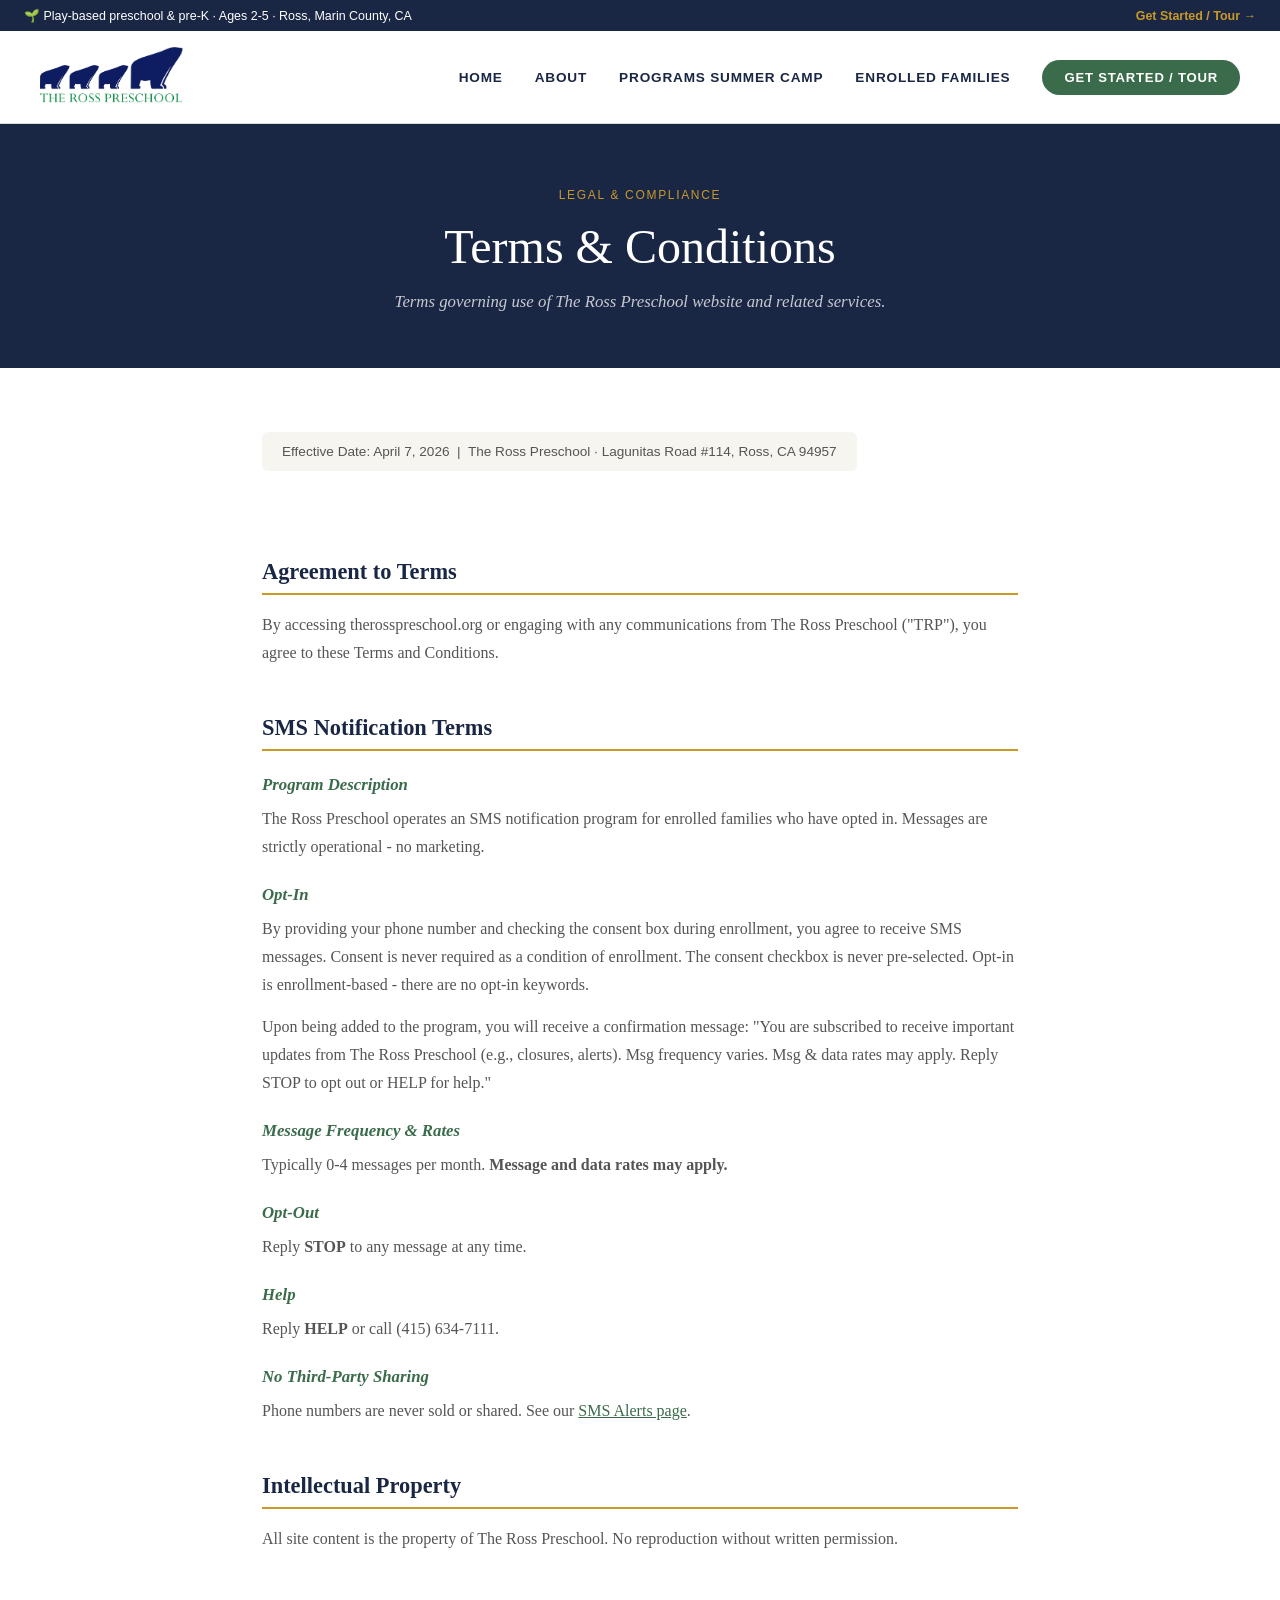
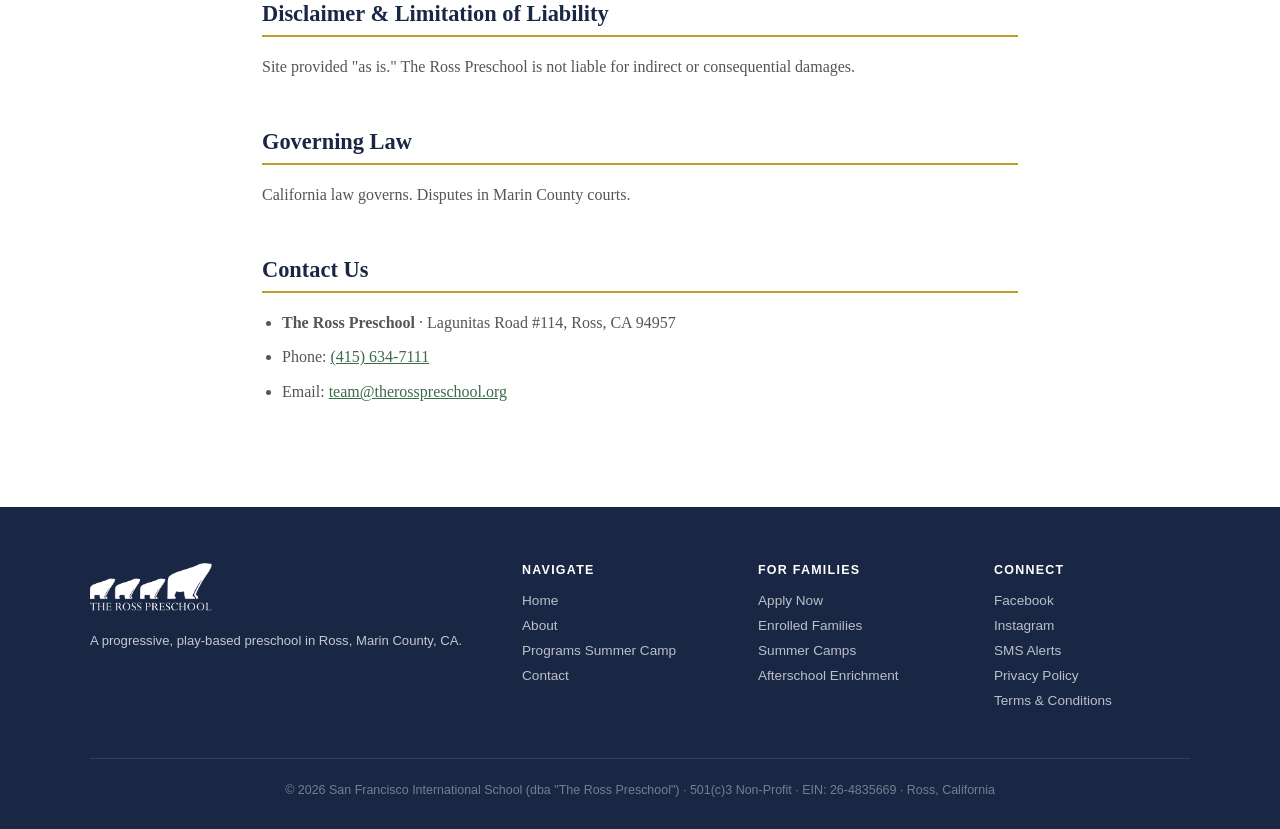
<file: terms-conditions.html>
<!DOCTYPE html><html lang="en"><head>
  <!-- Google tag (gtag.js) -->
  <script async src="https://www.googletagmanager.com/gtag/js?id=G-STQV1403H8"></script>
  <script>
    window.dataLayer = window.dataLayer || [];
    function gtag(){dataLayer.push(arguments);}
    gtag('js', new Date());
    gtag('config', 'G-STQV1403H8');
  </script><meta charset="UTF-8"><meta name="viewport" content="width=device-width,initial-scale=1.0"><title>Terms &amp; Conditions | The Ross Preschool</title><link rel="icon" href="favicon.ico"><style>*,*::before,*::after{box-sizing:border-box;margin:0;padding:0}:root{--navy:#1a2744;--green:#3a6b4a;--gold:#c8992a;--light-bg:#f7f5f0;--text:#2d2d2d;--text-light:#555;--border:#e0dcd4}body{font-family:Georgia,serif;color:var(--text);background:#fff}.topbar{background:var(--navy);color:#fff;font-family:Arial,sans-serif;font-size:.78rem;padding:8px 24px;display:flex;align-items:center;justify-content:space-between}.topbar a{color:var(--gold);text-decoration:none;font-weight:600}nav{display:flex;align-items:center;justify-content:space-between;padding:16px 40px;border-bottom:1px solid var(--border);background:#fff;position:sticky;top:0;z-index:100}.nav-logo img{height:56px}.nav-links{display:flex;align-items:center;gap:32px;list-style:none;font-family:Arial,sans-serif}.nav-links a{text-decoration:none;color:var(--navy);font-size:.85rem;font-weight:700;letter-spacing:.06em;text-transform:uppercase}.nav-links a:hover{color:var(--green)}.nav-cta{background:var(--green);color:#fff!important;padding:10px 22px;border-radius:30px;font-size:.82rem!important}.page-hero{background:var(--navy);color:#fff;padding:64px 40px 56px;text-align:center}.page-hero .eyebrow{font-family:Arial,sans-serif;font-size:.75rem;letter-spacing:.14em;text-transform:uppercase;color:var(--gold);margin-bottom:16px}.page-hero h1{font-size:clamp(2rem,4vw,3rem);font-weight:400;line-height:1.2;margin-bottom:16px}.page-hero p{font-size:1.05rem;color:rgba(255,255,255,.75);max-width:560px;margin:0 auto;font-style:italic}.content-wrap{max-width:820px;margin:0 auto;padding:64px 32px 80px}.content-wrap h2{font-size:1.4rem;color:var(--navy);margin:48px 0 16px;padding-bottom:8px;border-bottom:2px solid var(--gold)}.content-wrap h2:first-child{margin-top:0}.content-wrap h3{font-size:1.05rem;color:var(--green);margin:24px 0 10px;font-style:italic}.content-wrap p{font-size:1rem;line-height:1.75;color:var(--text-light);margin-bottom:14px}.content-wrap ul{margin:12px 0 20px 20px;line-height:1.8;color:var(--text-light)}.content-wrap ul li{margin-bottom:6px}.content-wrap a{color:var(--green)}.effective-date{background:var(--light-bg);border-radius:6px;padding:12px 20px;font-family:Arial,sans-serif;font-size:.85rem;color:var(--text-light);margin-bottom:40px;display:inline-block}footer{background:var(--navy);color:rgba(255,255,255,.75);padding:56px 40px 32px;font-family:Arial,sans-serif;font-size:.85rem}.footer-grid{max-width:1100px;margin:0 auto;display:grid;grid-template-columns:2fr 1fr 1fr 1fr;gap:40px;padding-bottom:40px;border-bottom:1px solid rgba(255,255,255,.12)}@media(max-width:768px){.footer-grid{grid-template-columns:1fr 1fr}}.footer-brand img{height:48px;margin-bottom:16px;filter:brightness(0) invert(1)}.footer-brand p{line-height:1.6;font-size:.82rem}footer h4{color:#fff;font-size:.78rem;letter-spacing:.1em;text-transform:uppercase;margin-bottom:16px}footer ul{list-style:none}footer ul li{margin-bottom:10px}footer ul a{color:rgba(255,255,255,.7);text-decoration:none}footer ul a:hover{color:var(--gold)}.footer-bottom{max-width:1100px;margin:24px auto 0;text-align:center;font-size:.78rem;color:rgba(255,255,255,.4)}</style></head><body><div class="topbar"><span>🌱 Play-based preschool &amp; pre-K · Ages 2-5 · Ross, Marin County, CA</span><a href="https://trpapply.zite.so">Get Started / Tour →</a></div><nav><a class="nav-logo" href="index.html"><img src="images/logo-horizontal.png" alt="The Ross Preschool"></a><ul class="nav-links"><li><a href="index.html">Home</a></li><li><a href="about.html">About</a></li><li><a href="programs.html">Programs</a>
      <a href="/summercamp.html">Summer Camp</a></li><li><a href="https://trphome.zite.so">Enrolled Families</a></li><li><a class="nav-cta" href="https://trpapply.zite.so">Get Started / Tour</a></li></ul></nav><div class="page-hero"><div class="eyebrow">Legal &amp; Compliance</div><h1>Terms &amp; Conditions</h1><p>Terms governing use of The Ross Preschool website and related services.</p></div><div class="content-wrap"><span class="effective-date">Effective Date: April 7, 2026 &nbsp;|&nbsp; The Ross Preschool · Lagunitas Road #114, Ross, CA 94957</span><h2>Agreement to Terms</h2><p>By accessing therosspreschool.org or engaging with any communications from The Ross Preschool ("TRP"), you agree to these Terms and Conditions.</p><h2>SMS Notification Terms</h2><h3>Program Description</h3><p>The Ross Preschool operates an SMS notification program for enrolled families who have opted in. Messages are strictly operational - no marketing.</p><h3>Opt-In</h3><p>By providing your phone number and checking the consent box during enrollment, you agree to receive SMS messages. Consent is never required as a condition of enrollment. The consent checkbox is never pre-selected. Opt-in is enrollment-based - there are no opt-in keywords.</p><p>Upon being added to the program, you will receive a confirmation message: "You are subscribed to receive important updates from The Ross Preschool (e.g., closures, alerts). Msg frequency varies. Msg &amp; data rates may apply. Reply STOP to opt out or HELP for help."</p><h3>Message Frequency &amp; Rates</h3><p>Typically 0-4 messages per month. <strong>Message and data rates may apply.</strong></p><h3>Opt-Out</h3><p>Reply <strong>STOP</strong> to any message at any time.</p><h3>Help</h3><p>Reply <strong>HELP</strong> or call (415) 634-7111.</p><h3>No Third-Party Sharing</h3><p>Phone numbers are never sold or shared. See our <a href="sms-alerts.html">SMS Alerts page</a>.</p><h2>Intellectual Property</h2><p>All site content is the property of The Ross Preschool. No reproduction without written permission.</p><h2>Disclaimer &amp; Limitation of Liability</h2><p>Site provided "as is." The Ross Preschool is not liable for indirect or consequential damages.</p><h2>Governing Law</h2><p>California law governs. Disputes in Marin County courts.</p><h2>Contact Us</h2><ul><li><strong>The Ross Preschool</strong> · Lagunitas Road #114, Ross, CA 94957</li><li>Phone: <a href="tel:4156347111">(415) 634-7111</a></li><li>Email: <a href="mailto:team@therosspreschool.org">team@therosspreschool.org</a></li></ul></div><footer><div class="footer-grid"><div class="footer-brand"><img src="images/logo-horizontal.png" alt="The Ross Preschool"><p>A progressive, play-based preschool in Ross, Marin County, CA.</p></div><div><h4>Navigate</h4><ul><li><a href="index.html">Home</a></li><li><a href="about.html">About</a></li><li><a href="programs.html">Programs</a>
      <a href="/summercamp.html">Summer Camp</a></li><li><a href="contact.html">Contact</a></li></ul></div><div><h4>For Families</h4><ul><li><a href="https://trpapply.zite.so">Apply Now</a></li><li><a href="https://trphome.zite.so">Enrolled Families</a></li><li><a href="https://trpcamp.zite.so/public">Summer Camps</a></li><li><a href="https://trpenrichmentsignup.zite.so/public">Afterschool Enrichment</a></li></ul></div><div><h4>Connect</h4><ul><li><a href="https://facebook.com/therosspreschool">Facebook</a></li><li><a href="https://instagram.com/therosspreschool/">Instagram</a></li><li><a href="sms-alerts.html">SMS Alerts</a></li><li><a href="privacy-policy.html">Privacy Policy</a></li><li><a href="terms-conditions.html">Terms &amp; Conditions</a></li></ul></div></div><div class="footer-bottom">© 2026 San Francisco International School (dba "The Ross Preschool") · 501(c)3 Non-Profit · EIN: 26-4835669 · Ross, California</div></footer><script>
(function() {
  var params = new URLSearchParams(window.location.search);
  var utmKeys = ['utm_source','utm_medium','utm_campaign','utm_term','utm_content'];
  var utms = {};
  utmKeys.forEach(function(k) {
    var v = params.get(k);
    if (v) utms[k] = v;
  });
  if (Object.keys(utms).length > 0) {
    sessionStorage.setItem('trp_utms', JSON.stringify(utms));
  }
  var saved = sessionStorage.getItem('trp_utms');
  if (!saved) return;
  var savedUtms = JSON.parse(saved);
  document.addEventListener('click', function(e) {
    var link = e.target.closest('a');
    if (!link) return;
    var href = link.href || '';
    if (href.indexOf('.zite.so') === -1 && href.indexOf('.fillout.com') === -1) return;
    var url = new URL(href);
    Object.keys(savedUtms).forEach(function(k) {
      if (!url.searchParams.has(k)) url.searchParams.set(k, savedUtms[k]);
    });
    link.href = url.toString();
    // GA4 click tracking
    if (typeof gtag !== 'undefined') {
      if (href.indexOf('trpapply.zite.so') !== -1) {
        var lt = (link.textContent || '').trim().toLowerCase();
        if (lt.indexOf('tour') !== -1 || lt.indexOf('schedule') !== -1 || lt.indexOf('visit') !== -1) {
          gtag('event', 'tour_signup_click', {link_text: link.textContent.trim()});
        }
        gtag('event', 'click_apply_button', {link_text: link.textContent.trim()});
      }
    }
  });
})();
</script>
</body></html>
</file>
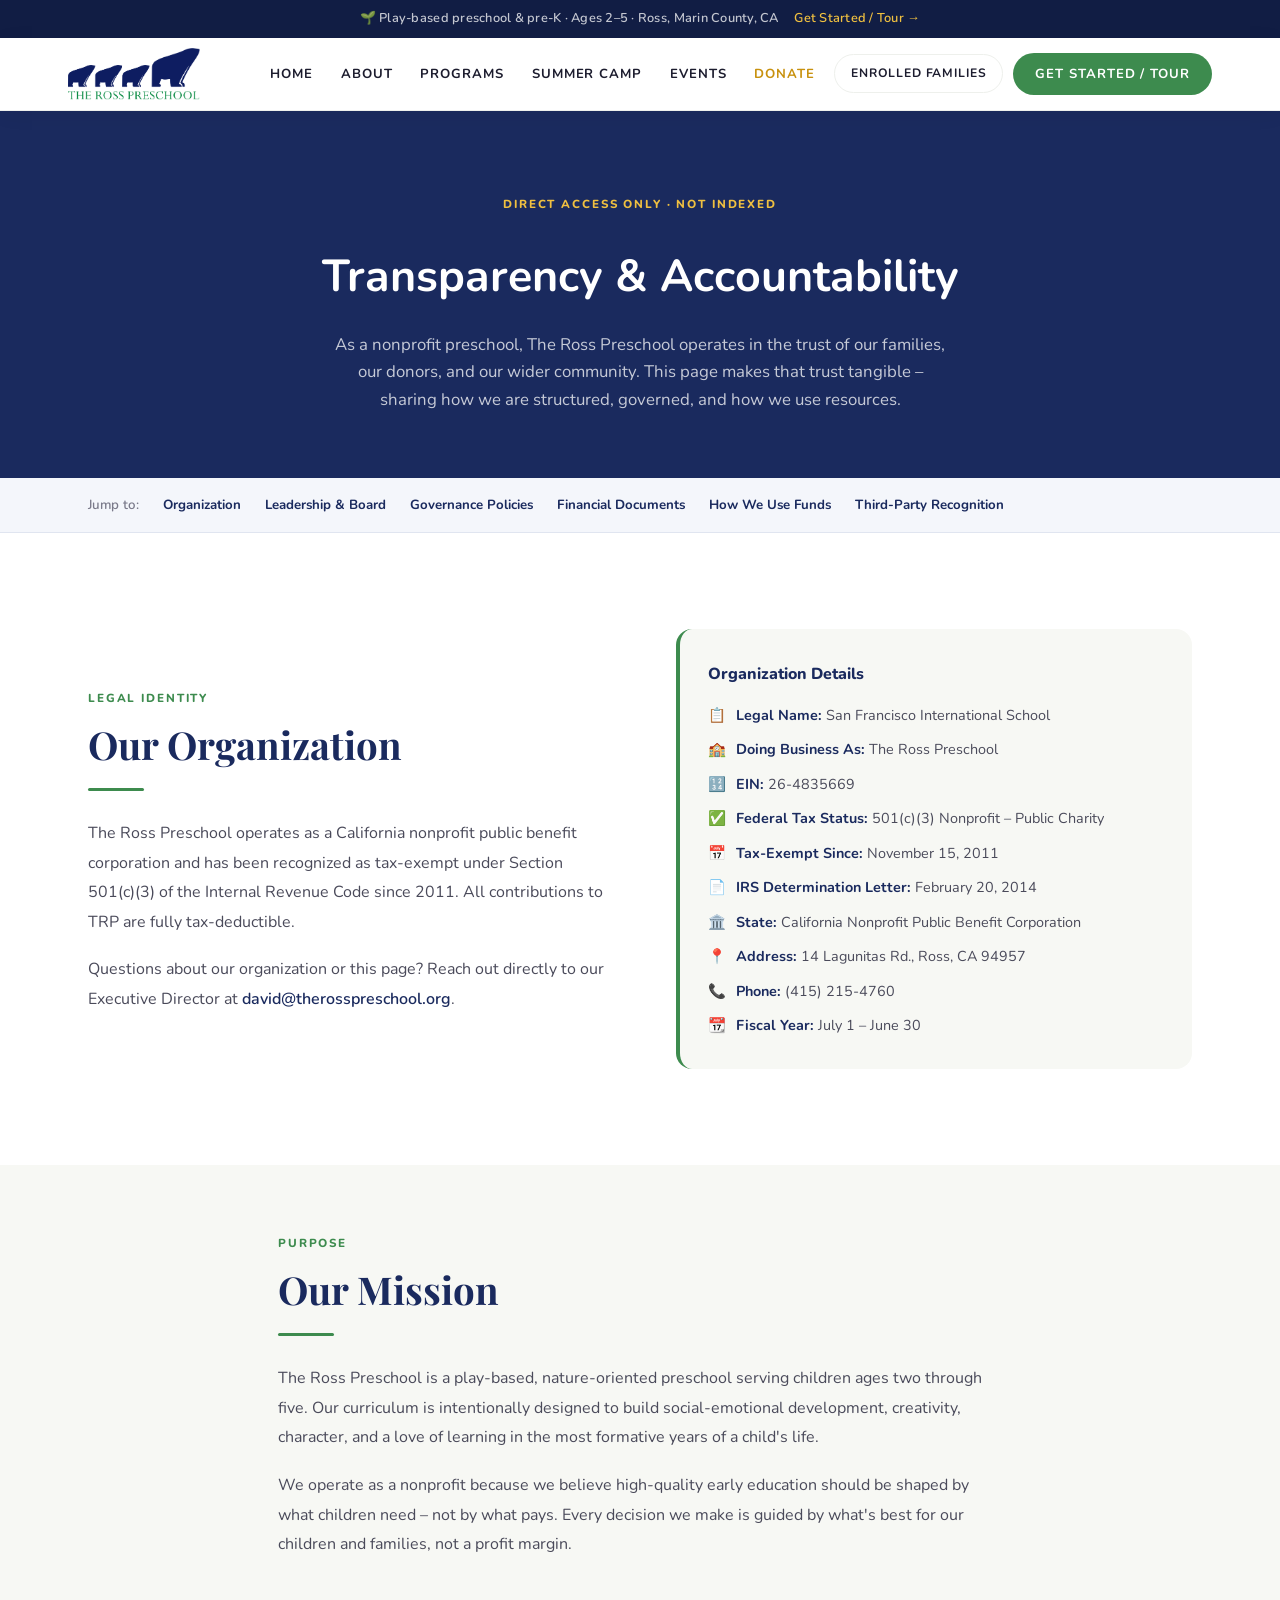
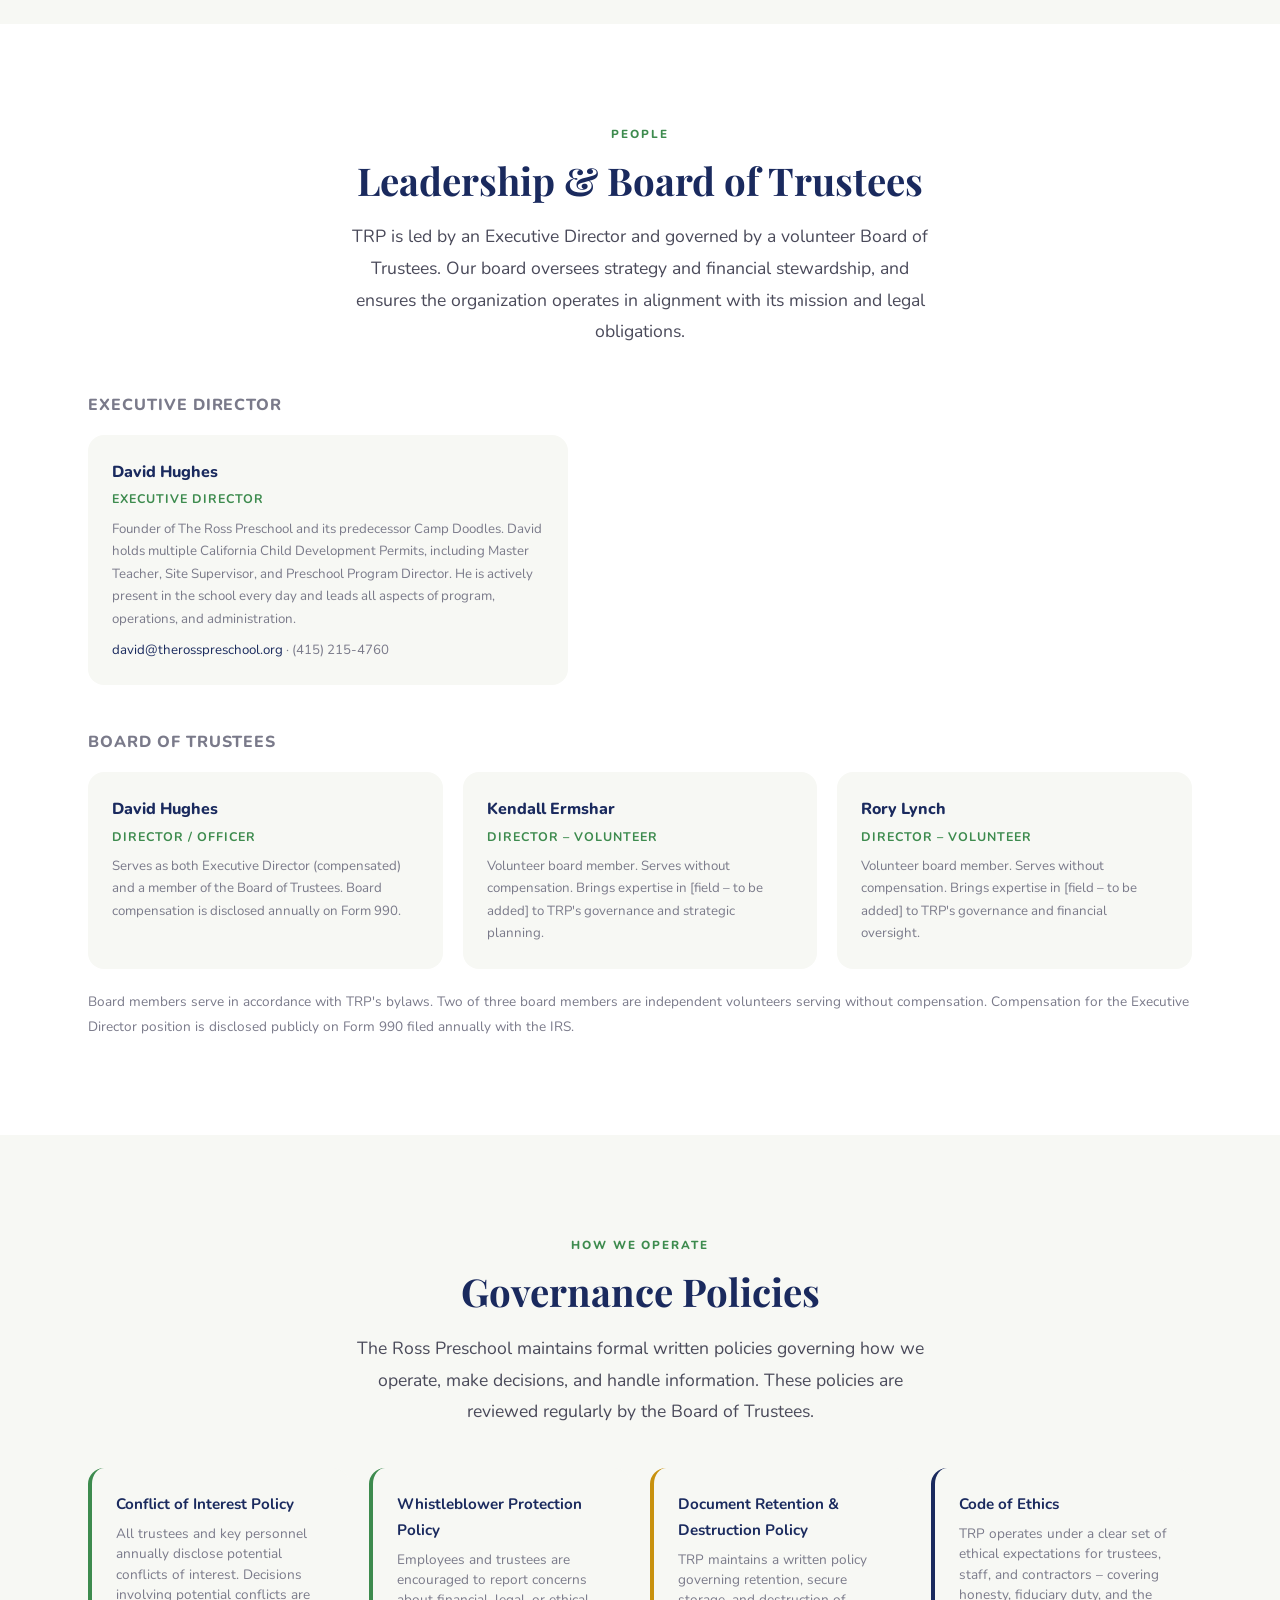
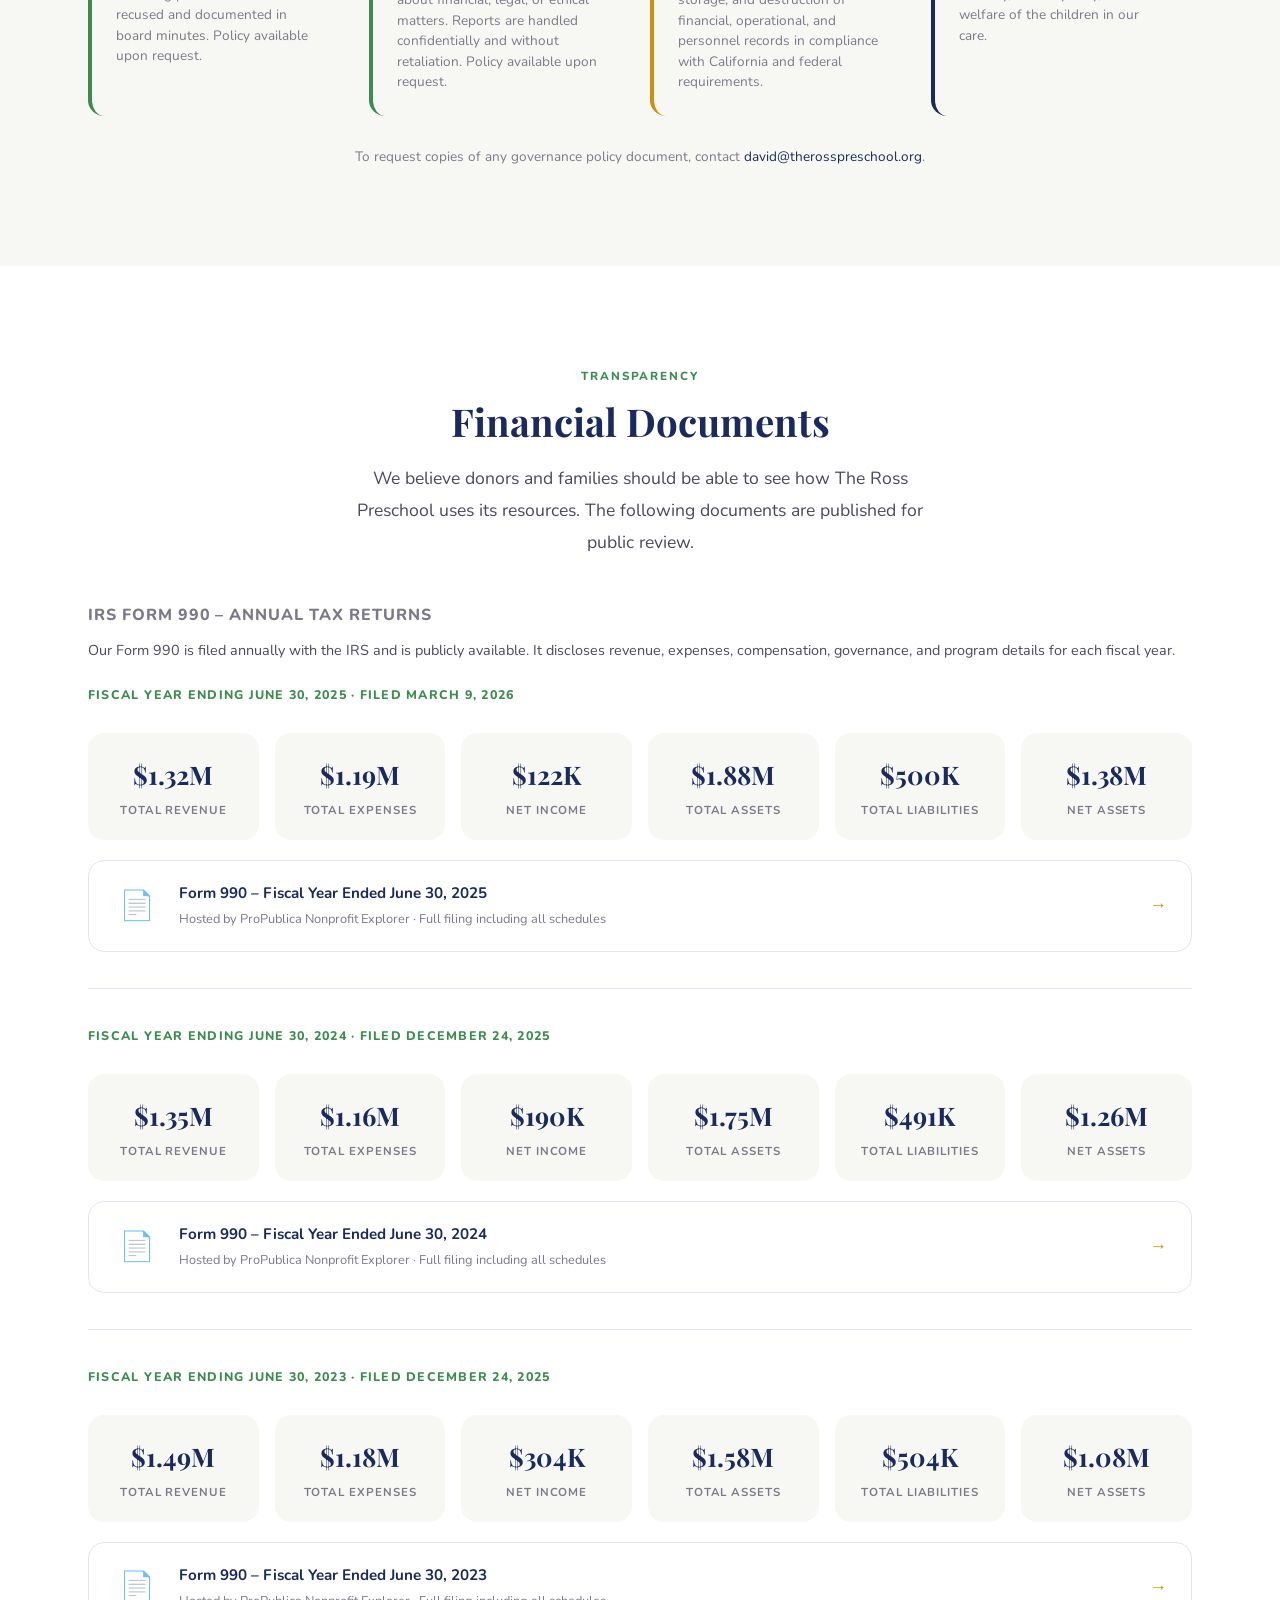
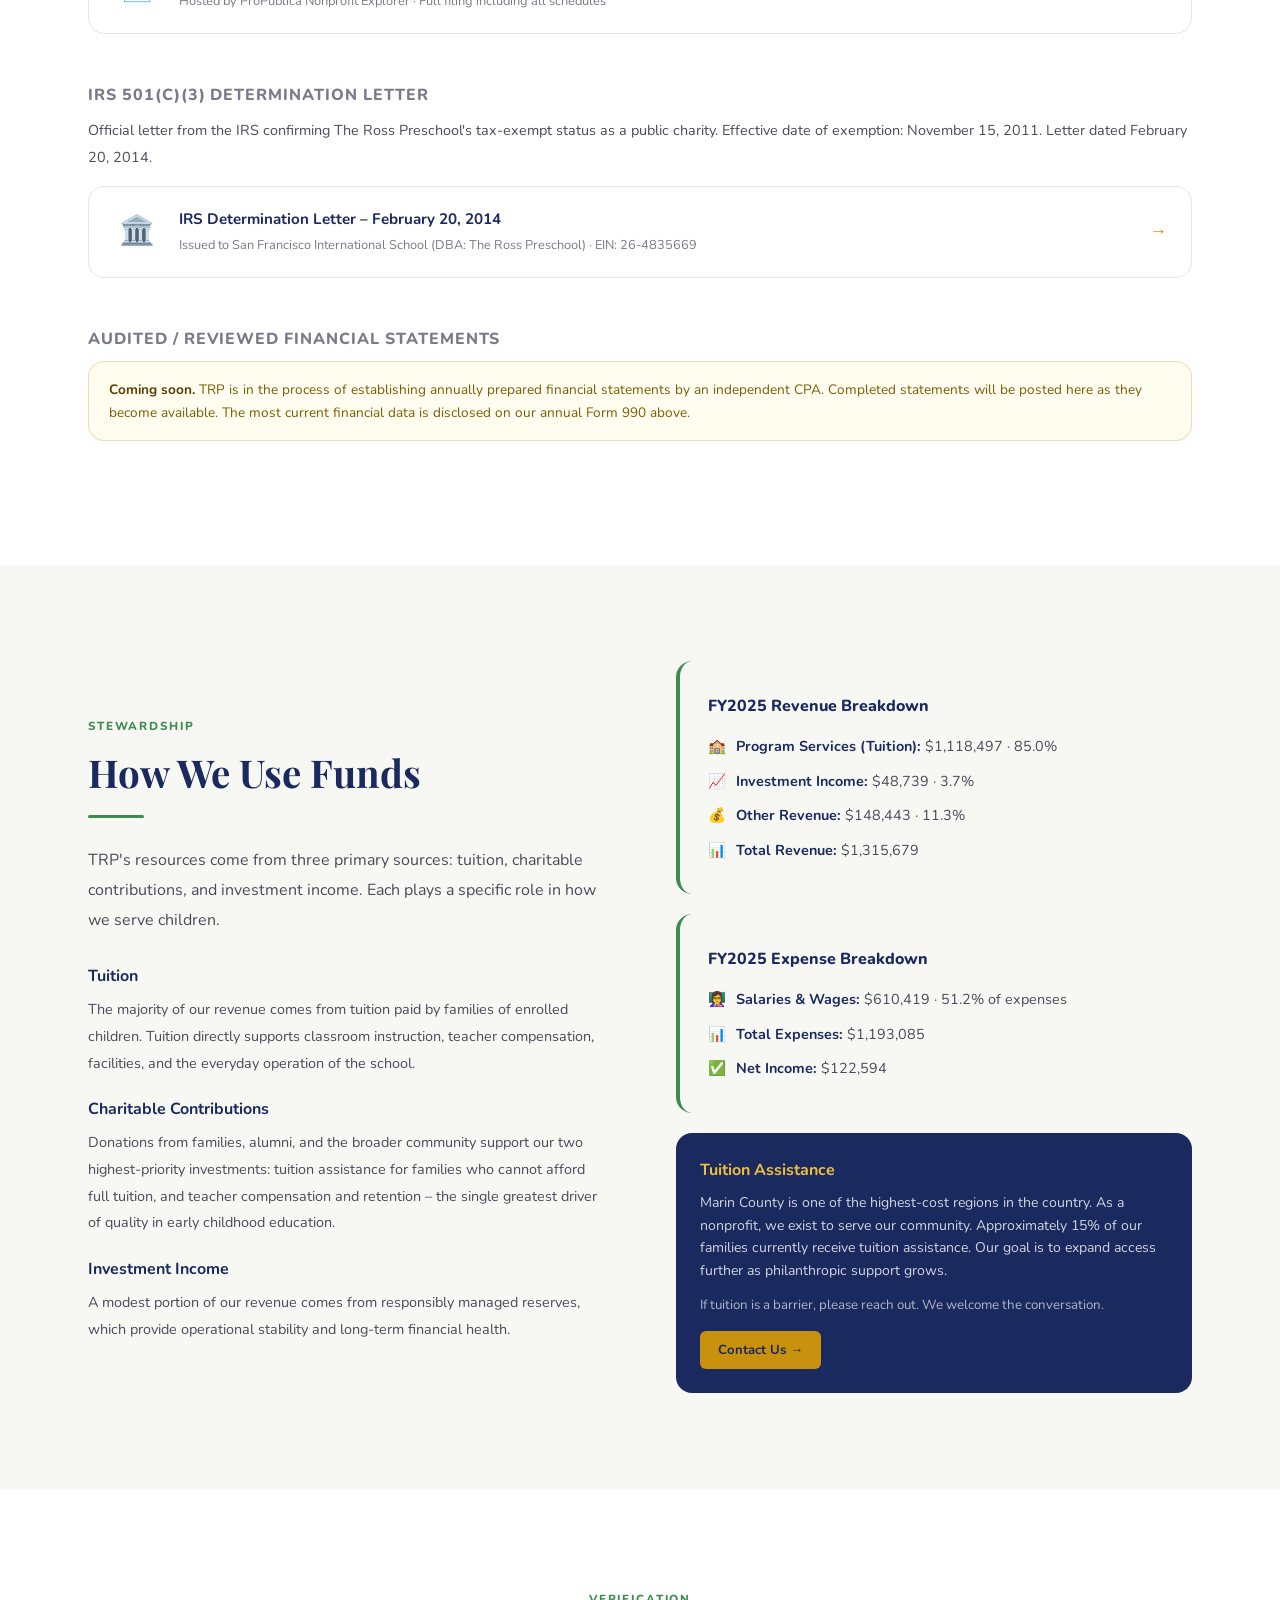
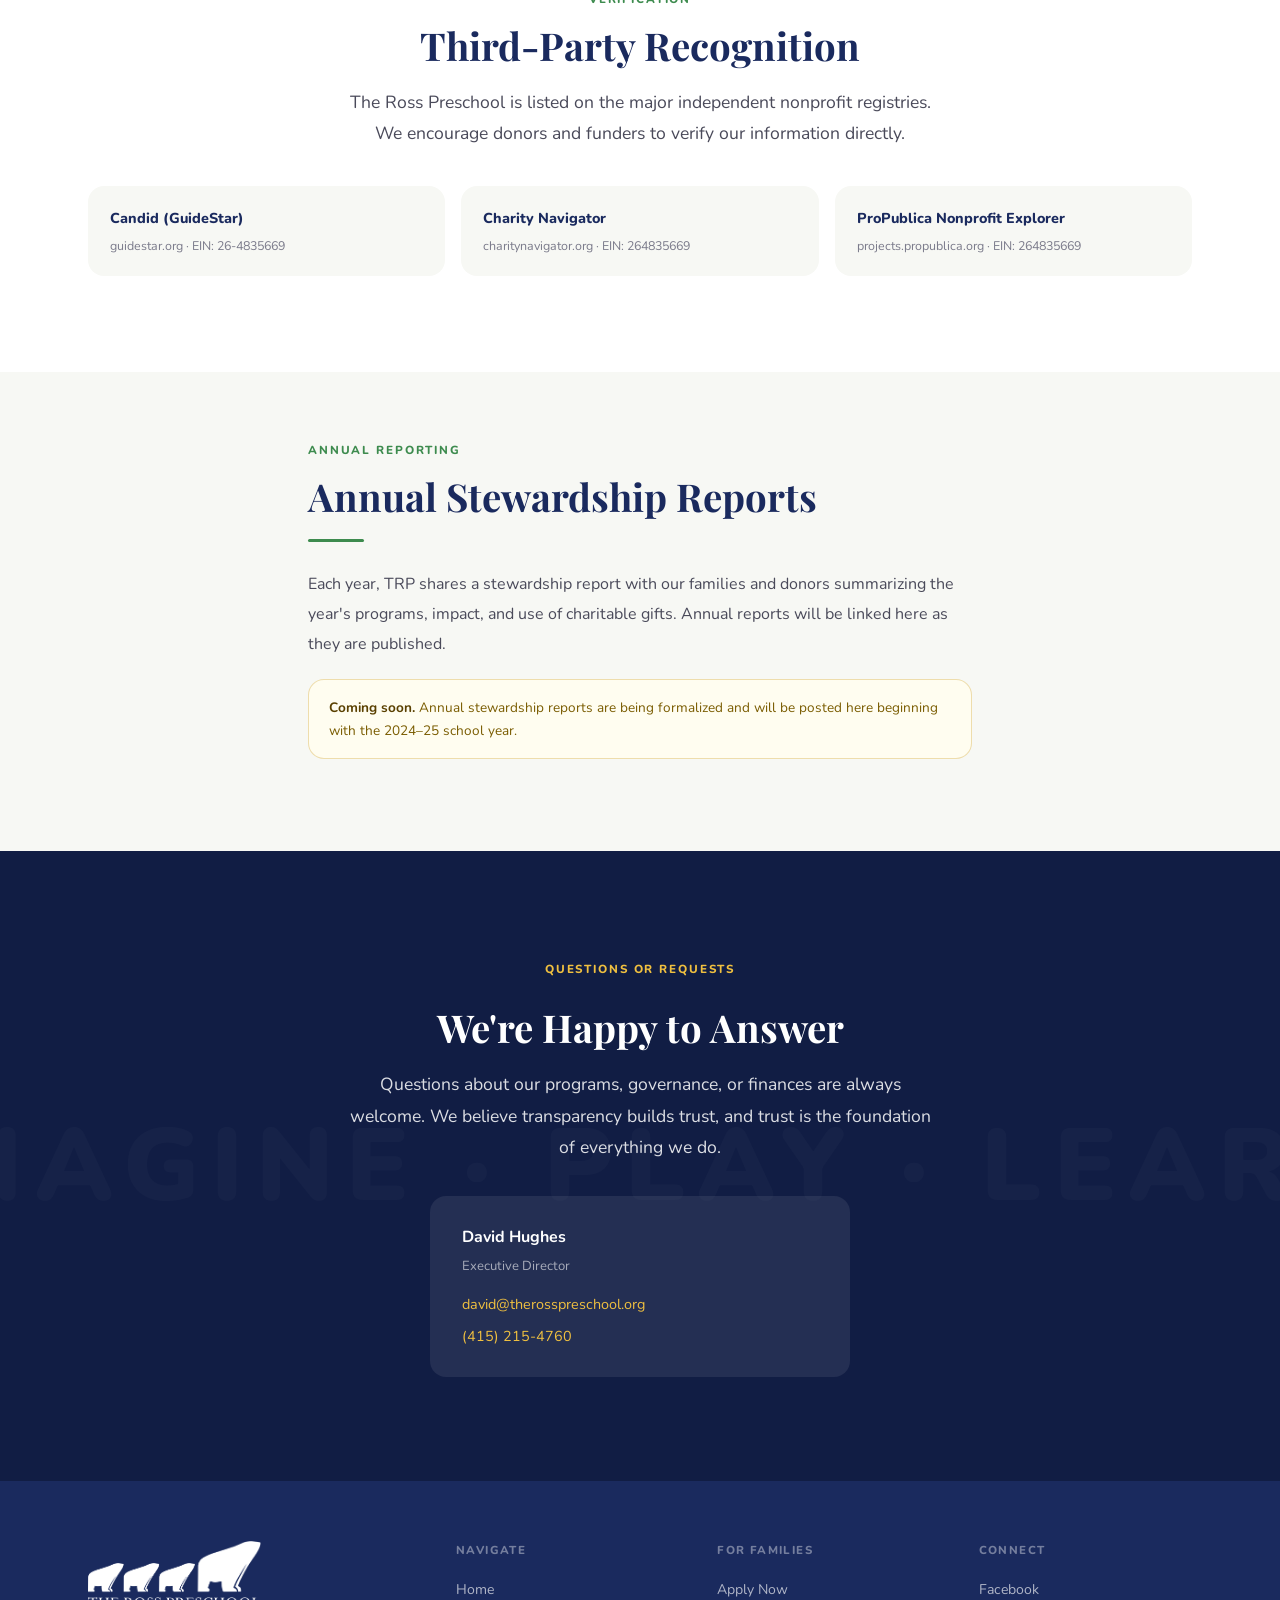
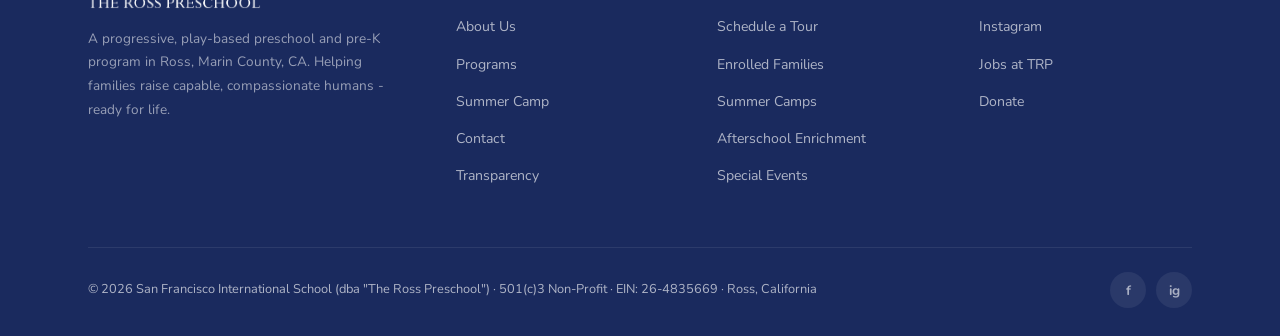
<file: transparency.html>
<!DOCTYPE html>
<html lang="en"><head>
  <!-- Google tag (gtag.js) -->
  <script async src="https://www.googletagmanager.com/gtag/js?id=G-STQV1403H8"></script>
  <script>
    window.dataLayer = window.dataLayer || [];
    function gtag(){dataLayer.push(arguments);}
    gtag('js', new Date());
    gtag('config', 'G-STQV1403H8');
  </script>
  <meta charset="UTF-8">
  <meta name="viewport" content="width=device-width, initial-scale=1.0">
  <title>Transparency & Accountability | The Ross Preschool</title>
  <meta name="description" content="Financial documents, governance policies, and organizational details for The Ross Preschool – a 501(c)(3) nonprofit preschool in Ross, Marin County, CA.">
  <!-- PRIVATE PAGE: hidden from search engines and crawlers -->
  <meta name="robots" content="noindex, nofollow">
  <link rel="preconnect" href="https://fonts.googleapis.com">
  <link href="https://fonts.googleapis.com/css2?family=Nunito:wght@400;600;700;800;900&family=Playfair+Display:wght@700&display=swap" rel="stylesheet">
  <link rel="stylesheet" href="styles.css?v=4">
  <style>
    .trans-hero {
      background: var(--navy);
      padding: 80px 0 64px;
      text-align: center;
    }
    .trans-hero .eyebrow { color: var(--gold-light); }
    .trans-hero h1 { color: var(--white); margin: 12px 0 16px; font-size: clamp(2rem, 4vw, 2.8rem); }
    .trans-hero p { color: rgba(255,255,255,0.75); max-width: 620px; margin: 0 auto; font-size: 1.05rem; line-height: 1.65; }

    .doc-card {
      display: flex;
      align-items: center;
      gap: 18px;
      background: var(--white);
      border: 1.5px solid #e0e5f0;
      border-radius: var(--radius-md);
      padding: 20px 24px;
      text-decoration: none;
      color: inherit;
      transition: box-shadow 0.18s, border-color 0.18s;
    }
    .doc-card:hover {
      box-shadow: 0 4px 18px rgba(26,42,94,0.10);
      border-color: var(--navy);
    }
    .doc-card-icon {
      font-size: 1.8rem;
      flex-shrink: 0;
      width: 48px;
      text-align: center;
    }
    .doc-card-body { flex: 1; }
    .doc-card-title { font-weight: 700; color: var(--navy); font-size: 0.95rem; margin-bottom: 2px; }
    .doc-card-meta { font-size: 0.8rem; color: var(--text-light); }
    .doc-card-arrow { color: var(--gold); font-weight: 800; font-size: 1.1rem; flex-shrink: 0; }

    .doc-list { display: flex; flex-direction: column; gap: 12px; }

    .policy-grid {
      display: grid;
      grid-template-columns: repeat(auto-fit, minmax(240px, 1fr));
      gap: 20px;
    }
    .policy-item {
      background: var(--off-white);
      border-radius: var(--radius-md);
      padding: 24px;
      border-left: 4px solid var(--green);
    }
    .policy-item h4 { color: var(--navy); margin-bottom: 6px; font-size: 0.95rem; }
    .policy-item p { font-size: 0.85rem; color: var(--text-light); margin: 0; line-height: 1.5; }

    .finance-stat-grid {
      display: grid;
      grid-template-columns: repeat(auto-fit, minmax(160px, 1fr));
      gap: 16px;
      margin-top: 28px;
    }
    .finance-stat {
      background: var(--off-white);
      border-radius: var(--radius-md);
      padding: 20px;
      text-align: center;
    }
    .finance-stat-value { font-family: 'Playfair Display', serif; font-size: 1.6rem; font-weight: 700; color: var(--navy); }
    .finance-stat-label { font-size: 0.72rem; font-weight: 700; letter-spacing: 0.08em; text-transform: uppercase; color: var(--text-light); margin-top: 4px; }

    .finance-year-block { margin-bottom: 36px; padding-bottom: 36px; border-bottom: 1px solid #e0e5f0; }
    .finance-year-block:last-child { border-bottom: none; margin-bottom: 0; padding-bottom: 0; }
    .finance-year-label { font-size: 0.78rem; font-weight: 800; letter-spacing: 0.1em; text-transform: uppercase; color: var(--green); margin-bottom: 10px; }

    .registry-grid {
      display: grid;
      grid-template-columns: repeat(auto-fit, minmax(200px, 1fr));
      gap: 16px;
    }
    .registry-card {
      background: var(--off-white);
      border-radius: var(--radius-md);
      padding: 20px 22px;
      text-decoration: none;
      color: inherit;
      transition: box-shadow 0.18s;
    }
    .registry-card:hover { box-shadow: 0 4px 14px rgba(26,42,94,0.10); }
    .registry-card-name { font-weight: 800; color: var(--navy); font-size: 0.9rem; margin-bottom: 4px; }
    .registry-card-url { font-size: 0.78rem; color: var(--text-light); }

    .board-grid {
      display: grid;
      grid-template-columns: repeat(auto-fit, minmax(240px, 1fr));
      gap: 20px;
    }
    .board-card {
      background: var(--off-white);
      border-radius: var(--radius-md);
      padding: 24px;
    }
    .board-card-name { font-weight: 800; color: var(--navy); font-size: 1rem; margin-bottom: 2px; }
    .board-card-role { font-size: 0.78rem; font-weight: 700; letter-spacing: 0.08em; text-transform: uppercase; color: var(--green); margin-bottom: 8px; }
    .board-card-note { font-size: 0.83rem; color: var(--text-light); }

    .notice-banner {
      background: #fffdf0;
      border: 1.5px solid rgba(200,145,14,0.3);
      border-radius: var(--radius-md);
      padding: 16px 20px;
      font-size: 0.85rem;
      color: #7a5c00;
      margin-bottom: 28px;
    }
    .notice-banner strong { color: #5a4000; }
  </style>
</head>
<body>

<div class="top-bar">
  🌱 Play-based preschool &amp; pre-K · Ages 2–5 · Ross, Marin County, CA &nbsp;&nbsp;<a href="https://trpapply.zite.so" target="_blank">Get Started / Tour →</a>
</div>

<nav class="site-nav">
  <div class="nav-inner">
    <a href="index.html" class="nav-logo"><img src="images/logo-horizontal.png" alt="The Ross Preschool"></a>
    <div class="nav-links">
      <a href="index.html">Home</a>
      <a href="about.html">About</a>
      <a href="programs.html">Programs</a>
      <a href="/summercamp.html">Summer Camp</a>
      <a href="http://therosspreschool.org/events" target="_blank">Events</a>
      <a href="https://donate.stripe.com/eVq28qdkI7YXaeRc584c802" target="_blank" class="nav-donate">Donate</a>
      <a href="https://trphome.zite.so" target="_blank" class="nav-enrolled">Enrolled Families</a>
      <a href="https://trpapply.zite.so" target="_blank" class="nav-cta">Get Started / Tour</a>
    </div>
    <button class="nav-toggle" id="navToggle" aria-label="Open menu" aria-expanded="false">
      <span></span><span></span><span></span>
    </button>
  </div>
</nav>
<div class="mobile-nav" id="mobileNav"><div class="mobile-nav-inner"><button class="mobile-nav-close" id="mobileClose" aria-label="Close menu">&times;</button><a href="index.html" class="mobile-link">Home</a><a href="about.html" class="mobile-link">About</a><a href="programs.html" class="mobile-link">Programs</a><a href="/summercamp.html" class="mobile-link">Summer Camp</a><a href="http://therosspreschool.org/events" target="_blank" class="mobile-link">Events</a><a href="https://donate.stripe.com/eVq28qdkI7YXaeRc584c802" target="_blank" class="mobile-link">Donate</a>
<div class="mobile-nav-footer"><a href="https://trpapply.zite.so" target="_blank" class="btn btn-primary btn-lg">Get Started / Tour</a><a href="https://trphome.zite.so" target="_blank" class="btn btn-outline-navy">Enrolled Families</a></div><p class="mobile-nav-meta">team@therosspreschool.org</p></div></div><script>(function(){var t=document.getElementById("navToggle"),n=document.getElementById("mobileNav"),c=document.getElementById("mobileClose");function cl(){t.classList.remove("open");n.classList.remove("open");document.body.classList.remove("nav-open");t.setAttribute("aria-expanded",false);}t.addEventListener("click",function(){var o=n.classList.toggle("open");t.classList.toggle("open");document.body.classList.toggle("nav-open");t.setAttribute("aria-expanded",o);});c.addEventListener("click",cl);document.addEventListener("keydown",function(e){if(e.key==="Escape")cl();});})()</script>

<!-- HERO -->
<section class="trans-hero">
  <div class="container">
    <span class="eyebrow eyebrow-light">Direct Access Only · Not Indexed</span>
    <h1>Transparency &amp; Accountability</h1>
    <p>As a nonprofit preschool, The Ross Preschool operates in the trust of our families, our donors, and our wider community. This page makes that trust tangible – sharing how we are structured, governed, and how we use resources.</p>
  </div>
</section>

<!-- QUICK JUMP NAV -->
<section style="background: #f4f6fb; border-bottom: 1px solid #e0e5f0; padding: 16px 0;">
  <div class="container">
    <div style="display: flex; flex-wrap: wrap; gap: 12px 24px; font-size: 0.83rem; font-weight: 700;">
      <span style="color: var(--text-light); font-weight: 600;">Jump to:</span>
      <a href="#organization" style="color: var(--navy); text-decoration: none;">Organization</a>
      <a href="#leadership" style="color: var(--navy); text-decoration: none;">Leadership &amp; Board</a>
      <a href="#governance" style="color: var(--navy); text-decoration: none;">Governance Policies</a>
      <a href="#financials" style="color: var(--navy); text-decoration: none;">Financial Documents</a>
      <a href="#how-we-use-funds" style="color: var(--navy); text-decoration: none;">How We Use Funds</a>
      <a href="#recognition" style="color: var(--navy); text-decoration: none;">Third-Party Recognition</a>
    </div>
  </div>
</section>

<!-- OUR ORGANIZATION -->
<section id="organization" class="section-pad" style="background: var(--white);">
  <div class="container">
    <div class="two-col">
      <div>
        <span class="eyebrow">Legal Identity</span>
        <h2 class="headline">Our Organization</h2>
        <div class="divider"></div>
        <p class="body-text">The Ross Preschool operates as a California nonprofit public benefit corporation and has been recognized as tax-exempt under Section 501(c)(3) of the Internal Revenue Code since 2011. All contributions to TRP are fully tax-deductible.</p>
        <p class="body-text">Questions about our organization or this page? Reach out directly to our Executive Director at <a href="mailto:david@therosspreschool.org" style="color: var(--navy); font-weight: 600;">david@therosspreschool.org</a>.</p>
      </div>
      <div>
        <div class="info-box">
          <h4>Organization Details</h4>
          <div class="info-list">
            <div class="info-list-item">📋 <span><strong>Legal Name:</strong> San Francisco International School</span></div>
            <div class="info-list-item">🏫 <span><strong>Doing Business As:</strong> The Ross Preschool</span></div>
            <div class="info-list-item">🔢 <span><strong>EIN:</strong> 26-4835669</span></div>
            <div class="info-list-item">✅ <span><strong>Federal Tax Status:</strong> 501(c)(3) Nonprofit – Public Charity</span></div>
            <div class="info-list-item">📅 <span><strong>Tax-Exempt Since:</strong> November 15, 2011</span></div>
            <div class="info-list-item">📄 <span><strong>IRS Determination Letter:</strong> February 20, 2014</span></div>
            <div class="info-list-item">🏛️ <span><strong>State:</strong> California Nonprofit Public Benefit Corporation</span></div>
            <div class="info-list-item">📍 <span><strong>Address:</strong> 14 Lagunitas Rd., Ross, CA 94957</span></div>
            <div class="info-list-item">📞 <span><strong>Phone:</strong> (415) 215-4760</span></div>
            <div class="info-list-item">📆 <span><strong>Fiscal Year:</strong> July 1 – June 30</span></div>
          </div>
        </div>
      </div>
    </div>
  </div>
</section>

<!-- MISSION -->
<section class="section-pad-sm band-off-white">
  <div class="container" style="max-width: 780px;">
    <span class="eyebrow">Purpose</span>
    <h2 class="headline">Our Mission</h2>
    <div class="divider"></div>
    <p class="body-text">The Ross Preschool is a play-based, nature-oriented preschool serving children ages two through five. Our curriculum is intentionally designed to build social-emotional development, creativity, character, and a love of learning in the most formative years of a child's life.</p>
    <p class="body-text">We operate as a nonprofit because we believe high-quality early education should be shaped by what children need – not by what pays. Every decision we make is guided by what's best for our children and families, not a profit margin.</p>
  </div>
</section>

<!-- LEADERSHIP & BOARD -->
<section id="leadership" class="section-pad" style="background: var(--white);">
  <div class="container">
    <div style="text-align: center; margin-bottom: 44px;">
      <span class="eyebrow">People</span>
      <h2 class="headline">Leadership &amp; Board of Trustees</h2>
      <p class="lead lead-center">TRP is led by an Executive Director and governed by a volunteer Board of Trustees. Our board oversees strategy and financial stewardship, and ensures the organization operates in alignment with its mission and legal obligations.</p>
    </div>

    <!-- Executive Director -->
    <div style="margin-bottom: 44px;">
      <h3 style="font-size: 1rem; font-weight: 800; letter-spacing: 0.06em; text-transform: uppercase; color: var(--text-light); margin-bottom: 16px;">Executive Director</h3>
      <div class="board-card" style="max-width: 480px;">
        <div class="board-card-name">David Hughes</div>
        <div class="board-card-role">Executive Director</div>
        <p class="board-card-note">Founder of The Ross Preschool and its predecessor Camp Doodles. David holds multiple California Child Development Permits, including Master Teacher, Site Supervisor, and Preschool Program Director. He is actively present in the school every day and leads all aspects of program, operations, and administration.</p>
        <p class="board-card-note" style="margin-top: 8px;"><a href="mailto:david@therosspreschool.org" style="color: var(--navy);">david@therosspreschool.org</a> · (415) 215-4760</p>
      </div>
    </div>

    <!-- Board of Trustees -->
    <div>
      <h3 style="font-size: 1rem; font-weight: 800; letter-spacing: 0.06em; text-transform: uppercase; color: var(--text-light); margin-bottom: 16px;">Board of Trustees</h3>
      <div class="board-grid">
        <div class="board-card">
          <div class="board-card-name">David Hughes</div>
          <div class="board-card-role">Director / Officer</div>
          <p class="board-card-note">Serves as both Executive Director (compensated) and a member of the Board of Trustees. Board compensation is disclosed annually on Form 990.</p>
        </div>
        <div class="board-card">
          <div class="board-card-name">Kendall Ermshar</div>
          <div class="board-card-role">Director – Volunteer</div>
          <p class="board-card-note">Volunteer board member. Serves without compensation. Brings expertise in [field – to be added] to TRP's governance and strategic planning.</p>
        </div>
        <div class="board-card">
          <div class="board-card-name">Rory Lynch</div>
          <div class="board-card-role">Director – Volunteer</div>
          <p class="board-card-note">Volunteer board member. Serves without compensation. Brings expertise in [field – to be added] to TRP's governance and financial oversight.</p>
        </div>
      </div>
      <p class="body-text" style="margin-top: 20px; font-size: 0.85rem; color: var(--text-light);">Board members serve in accordance with TRP's bylaws. Two of three board members are independent volunteers serving without compensation. Compensation for the Executive Director position is disclosed publicly on Form 990 filed annually with the IRS.</p>
    </div>
  </div>
</section>

<!-- GOVERNANCE POLICIES -->
<section id="governance" class="section-pad band-off-white">
  <div class="container">
    <div style="text-align: center; margin-bottom: 40px;">
      <span class="eyebrow">How We Operate</span>
      <h2 class="headline">Governance Policies</h2>
      <p class="lead lead-center">The Ross Preschool maintains formal written policies governing how we operate, make decisions, and handle information. These policies are reviewed regularly by the Board of Trustees.</p>
    </div>
    <div class="policy-grid">
      <div class="policy-item">
        <h4>Conflict of Interest Policy</h4>
        <p>All trustees and key personnel annually disclose potential conflicts of interest. Decisions involving potential conflicts are recused and documented in board minutes. Policy available upon request.</p>
      </div>
      <div class="policy-item">
        <h4>Whistleblower Protection Policy</h4>
        <p>Employees and trustees are encouraged to report concerns about financial, legal, or ethical matters. Reports are handled confidentially and without retaliation. Policy available upon request.</p>
      </div>
      <div class="policy-item" style="border-left-color: var(--gold);">
        <h4>Document Retention &amp; Destruction Policy</h4>
        <p>TRP maintains a written policy governing retention, secure storage, and destruction of financial, operational, and personnel records in compliance with California and federal requirements.</p>
      </div>
      <div class="policy-item" style="border-left-color: var(--navy);">
        <h4>Code of Ethics</h4>
        <p>TRP operates under a clear set of ethical expectations for trustees, staff, and contractors – covering honesty, fiduciary duty, and the welfare of the children in our care.</p>
      </div>
    </div>
    <p class="body-text" style="margin-top: 28px; font-size: 0.85rem; color: var(--text-light); text-align: center;">To request copies of any governance policy document, contact <a href="mailto:david@therosspreschool.org" style="color: var(--navy);">david@therosspreschool.org</a>.</p>
  </div>
</section>

<!-- FINANCIAL DOCUMENTS -->
<section id="financials" class="section-pad" style="background: var(--white);">
  <div class="container">
    <div style="text-align: center; margin-bottom: 44px;">
      <span class="eyebrow">Transparency</span>
      <h2 class="headline">Financial Documents</h2>
      <p class="lead lead-center">We believe donors and families should be able to see how The Ross Preschool uses its resources. The following documents are published for public review.</p>
    </div>

    <!-- 990s -->
    <div style="margin-bottom: 48px;">
      <h3 style="font-size: 1rem; font-weight: 800; letter-spacing: 0.06em; text-transform: uppercase; color: var(--text-light); margin-bottom: 8px;">IRS Form 990 – Annual Tax Returns</h3>
      <p class="body-text" style="margin-bottom: 20px; font-size: 0.9rem;">Our Form 990 is filed annually with the IRS and is publicly available. It discloses revenue, expenses, compensation, governance, and program details for each fiscal year.</p>

      <!-- FY2025 -->
      <div class="finance-year-block">
        <div class="finance-year-label">Fiscal Year Ending June 30, 2025 · Filed March 9, 2026</div>
        <div class="finance-stat-grid" style="margin-bottom: 20px;">
          <div class="finance-stat">
            <div class="finance-stat-value">$1.32M</div>
            <div class="finance-stat-label">Total Revenue</div>
          </div>
          <div class="finance-stat">
            <div class="finance-stat-value">$1.19M</div>
            <div class="finance-stat-label">Total Expenses</div>
          </div>
          <div class="finance-stat">
            <div class="finance-stat-value">$122K</div>
            <div class="finance-stat-label">Net Income</div>
          </div>
          <div class="finance-stat">
            <div class="finance-stat-value">$1.88M</div>
            <div class="finance-stat-label">Total Assets</div>
          </div>
          <div class="finance-stat">
            <div class="finance-stat-value">$500K</div>
            <div class="finance-stat-label">Total Liabilities</div>
          </div>
          <div class="finance-stat">
            <div class="finance-stat-value">$1.38M</div>
            <div class="finance-stat-label">Net Assets</div>
          </div>
        </div>
        <div class="doc-list">
          <a href="https://projects.propublica.org/nonprofits/organizations/264835669/202610689349300201/full" target="_blank" class="doc-card">
            <div class="doc-card-icon">📄</div>
            <div class="doc-card-body">
              <div class="doc-card-title">Form 990 – Fiscal Year Ended June 30, 2025</div>
              <div class="doc-card-meta">Hosted by ProPublica Nonprofit Explorer · Full filing including all schedules</div>
            </div>
            <div class="doc-card-arrow">→</div>
          </a>
        </div>
      </div>

      <!-- FY2024 -->
      <div class="finance-year-block">
        <div class="finance-year-label">Fiscal Year Ending June 30, 2024 · Filed December 24, 2025</div>
        <div class="finance-stat-grid" style="margin-bottom: 20px;">
          <div class="finance-stat">
            <div class="finance-stat-value">$1.35M</div>
            <div class="finance-stat-label">Total Revenue</div>
          </div>
          <div class="finance-stat">
            <div class="finance-stat-value">$1.16M</div>
            <div class="finance-stat-label">Total Expenses</div>
          </div>
          <div class="finance-stat">
            <div class="finance-stat-value">$190K</div>
            <div class="finance-stat-label">Net Income</div>
          </div>
          <div class="finance-stat">
            <div class="finance-stat-value">$1.75M</div>
            <div class="finance-stat-label">Total Assets</div>
          </div>
          <div class="finance-stat">
            <div class="finance-stat-value">$491K</div>
            <div class="finance-stat-label">Total Liabilities</div>
          </div>
          <div class="finance-stat">
            <div class="finance-stat-value">$1.26M</div>
            <div class="finance-stat-label">Net Assets</div>
          </div>
        </div>
        <div class="doc-list">
          <a href="https://projects.propublica.org/nonprofits/organizations/264835669/202543589349300814/full" target="_blank" class="doc-card">
            <div class="doc-card-icon">📄</div>
            <div class="doc-card-body">
              <div class="doc-card-title">Form 990 – Fiscal Year Ended June 30, 2024</div>
              <div class="doc-card-meta">Hosted by ProPublica Nonprofit Explorer · Full filing including all schedules</div>
            </div>
            <div class="doc-card-arrow">→</div>
          </a>
        </div>
      </div>

      <!-- FY2023 -->
      <div class="finance-year-block">
        <div class="finance-year-label">Fiscal Year Ending June 30, 2023 · Filed December 24, 2025</div>
        <div class="finance-stat-grid" style="margin-bottom: 20px;">
          <div class="finance-stat">
            <div class="finance-stat-value">$1.49M</div>
            <div class="finance-stat-label">Total Revenue</div>
          </div>
          <div class="finance-stat">
            <div class="finance-stat-value">$1.18M</div>
            <div class="finance-stat-label">Total Expenses</div>
          </div>
          <div class="finance-stat">
            <div class="finance-stat-value">$304K</div>
            <div class="finance-stat-label">Net Income</div>
          </div>
          <div class="finance-stat">
            <div class="finance-stat-value">$1.58M</div>
            <div class="finance-stat-label">Total Assets</div>
          </div>
          <div class="finance-stat">
            <div class="finance-stat-value">$504K</div>
            <div class="finance-stat-label">Total Liabilities</div>
          </div>
          <div class="finance-stat">
            <div class="finance-stat-value">$1.08M</div>
            <div class="finance-stat-label">Net Assets</div>
          </div>
        </div>
        <div class="doc-list">
          <a href="https://projects.propublica.org/nonprofits/organizations/264835669/202543589349300219/full" target="_blank" class="doc-card">
            <div class="doc-card-icon">📄</div>
            <div class="doc-card-body">
              <div class="doc-card-title">Form 990 – Fiscal Year Ended June 30, 2023</div>
              <div class="doc-card-meta">Hosted by ProPublica Nonprofit Explorer · Full filing including all schedules</div>
            </div>
            <div class="doc-card-arrow">→</div>
          </a>
        </div>
      </div>
    </div>

    <!-- Determination Letter -->
    <div style="margin-bottom: 48px;">
      <h3 style="font-size: 1rem; font-weight: 800; letter-spacing: 0.06em; text-transform: uppercase; color: var(--text-light); margin-bottom: 8px;">IRS 501(c)(3) Determination Letter</h3>
      <p class="body-text" style="margin-bottom: 16px; font-size: 0.9rem;">Official letter from the IRS confirming The Ross Preschool's tax-exempt status as a public charity. Effective date of exemption: November 15, 2011. Letter dated February 20, 2014.</p>
      <div class="doc-list">
        <a href="media/legal/trp-irs-determination-letter-2014.pdf" target="_blank" class="doc-card">
          <div class="doc-card-icon">🏛️</div>
          <div class="doc-card-body">
            <div class="doc-card-title">IRS Determination Letter – February 20, 2014</div>
            <div class="doc-card-meta">Issued to San Francisco International School (DBA: The Ross Preschool) · EIN: 26-4835669</div>
          </div>
          <div class="doc-card-arrow">→</div>
        </a>
      </div>
    </div>

    <!-- Financial Statements -->
    <div>
      <h3 style="font-size: 1rem; font-weight: 800; letter-spacing: 0.06em; text-transform: uppercase; color: var(--text-light); margin-bottom: 8px;">Audited / Reviewed Financial Statements</h3>
      <div class="notice-banner">
        <strong>Coming soon.</strong> TRP is in the process of establishing annually prepared financial statements by an independent CPA. Completed statements will be posted here as they become available. The most current financial data is disclosed on our annual Form 990 above.
      </div>
    </div>
  </div>
</section>

<!-- HOW WE USE FUNDS -->
<section id="how-we-use-funds" class="section-pad band-off-white">
  <div class="container">
    <div class="two-col">
      <div>
        <span class="eyebrow">Stewardship</span>
        <h2 class="headline">How We Use Funds</h2>
        <div class="divider"></div>
        <p class="body-text">TRP's resources come from three primary sources: tuition, charitable contributions, and investment income. Each plays a specific role in how we serve children.</p>

        <div style="margin-top: 28px; display: flex; flex-direction: column; gap: 20px;">
          <div>
            <h4 style="color: var(--navy); margin-bottom: 6px;">Tuition</h4>
            <p class="body-text" style="margin: 0; font-size: 0.9rem;">The majority of our revenue comes from tuition paid by families of enrolled children. Tuition directly supports classroom instruction, teacher compensation, facilities, and the everyday operation of the school.</p>
          </div>
          <div>
            <h4 style="color: var(--navy); margin-bottom: 6px;">Charitable Contributions</h4>
            <p class="body-text" style="margin: 0; font-size: 0.9rem;">Donations from families, alumni, and the broader community support our two highest-priority investments: tuition assistance for families who cannot afford full tuition, and teacher compensation and retention – the single greatest driver of quality in early childhood education.</p>
          </div>
          <div>
            <h4 style="color: var(--navy); margin-bottom: 6px;">Investment Income</h4>
            <p class="body-text" style="margin: 0; font-size: 0.9rem;">A modest portion of our revenue comes from responsibly managed reserves, which provide operational stability and long-term financial health.</p>
          </div>
        </div>
      </div>
      <div>
        <div class="info-box" style="margin-bottom: 20px;">
          <h4>FY2025 Revenue Breakdown</h4>
          <div class="info-list">
            <div class="info-list-item">🏫 <span><strong>Program Services (Tuition):</strong> $1,118,497 · 85.0%</span></div>
            <div class="info-list-item">📈 <span><strong>Investment Income:</strong> $48,739 · 3.7%</span></div>
            <div class="info-list-item">💰 <span><strong>Other Revenue:</strong> $148,443 · 11.3%</span></div>
            <div class="info-list-item">📊 <span><strong>Total Revenue:</strong> $1,315,679</span></div>
          </div>
        </div>
        <div class="info-box">
          <h4>FY2025 Expense Breakdown</h4>
          <div class="info-list">
            <div class="info-list-item">👩‍🏫 <span><strong>Salaries &amp; Wages:</strong> $610,419 · 51.2% of expenses</span></div>
            <div class="info-list-item">📊 <span><strong>Total Expenses:</strong> $1,193,085</span></div>
            <div class="info-list-item">✅ <span><strong>Net Income:</strong> $122,594</span></div>
          </div>
        </div>

        <!-- Tuition Assistance -->
        <div style="background: var(--navy); color: var(--white); border-radius: var(--radius-md); padding: 24px; margin-top: 20px;">
          <h4 style="color: var(--gold-light); margin-bottom: 8px;">Tuition Assistance</h4>
          <p style="font-size: 0.88rem; color: rgba(255,255,255,0.8); line-height: 1.6; margin: 0 0 12px;">Marin County is one of the highest-cost regions in the country. As a nonprofit, we exist to serve our community. Approximately 15% of our families currently receive tuition assistance. Our goal is to expand access further as philanthropic support grows.</p>
          <p style="font-size: 0.83rem; color: rgba(255,255,255,0.65); margin: 0;">If tuition is a barrier, please reach out. We welcome the conversation.</p>
          <a href="mailto:david@therosspreschool.org" style="display: inline-block; margin-top: 14px; background: var(--gold); color: var(--navy); border-radius: 6px; padding: 8px 18px; font-weight: 700; font-size: 0.82rem; text-decoration: none;">Contact Us →</a>
        </div>
      </div>
    </div>
  </div>
</section>

<!-- THIRD-PARTY RECOGNITION -->
<section id="recognition" class="section-pad" style="background: var(--white);">
  <div class="container">
    <div style="text-align: center; margin-bottom: 36px;">
      <span class="eyebrow">Verification</span>
      <h2 class="headline">Third-Party Recognition</h2>
      <p class="lead lead-center">The Ross Preschool is listed on the major independent nonprofit registries. We encourage donors and funders to verify our information directly.</p>
    </div>
    <div class="registry-grid">
      <a href="https://www.guidestar.org/profile/26-4835669" target="_blank" class="registry-card">
        <div class="registry-card-name">Candid (GuideStar)</div>
        <div class="registry-card-url">guidestar.org · EIN: 26-4835669</div>
      </a>
      <a href="https://www.charitynavigator.org/ein/264835669" target="_blank" class="registry-card">
        <div class="registry-card-name">Charity Navigator</div>
        <div class="registry-card-url">charitynavigator.org · EIN: 264835669</div>
      </a>
      <a href="https://projects.propublica.org/nonprofits/organizations/264835669" target="_blank" class="registry-card">
        <div class="registry-card-name">ProPublica Nonprofit Explorer</div>
        <div class="registry-card-url">projects.propublica.org · EIN: 264835669</div>
      </a>
    </div>
  </div>
</section>

<!-- ANNUAL REPORTING -->
<section class="section-pad-sm band-off-white">
  <div class="container" style="max-width: 720px;">
    <span class="eyebrow">Annual Reporting</span>
    <h2 class="headline" style="margin-bottom: 12px;">Annual Stewardship Reports</h2>
    <div class="divider"></div>
    <p class="body-text">Each year, TRP shares a stewardship report with our families and donors summarizing the year's programs, impact, and use of charitable gifts. Annual reports will be linked here as they are published.</p>
    <div class="notice-banner" style="margin-top: 20px;">
      <strong>Coming soon.</strong> Annual stewardship reports are being formalized and will be posted here beginning with the 2024–25 school year.
    </div>
  </div>
</section>

<!-- QUESTIONS -->
<section class="enroll-section">
  <div class="container enroll-inner">
    <span class="eyebrow eyebrow-gold">Questions or Requests</span>
    <h2 class="headline headline-light" style="margin: 12px auto 18px; max-width: 580px;">We're Happy to Answer</h2>
    <p class="lead lead-light lead-center" style="margin-bottom: 32px;">Questions about our programs, governance, or finances are always welcome. We believe transparency builds trust, and trust is the foundation of everything we do.</p>
    <div style="background: rgba(255,255,255,0.08); border-radius: var(--radius-md); padding: 28px 32px; max-width: 420px; margin: 0 auto; text-align: left;">
      <div style="color: var(--white); font-weight: 700; margin-bottom: 4px;">David Hughes</div>
      <div style="color: rgba(255,255,255,0.6); font-size: 0.82rem; margin-bottom: 14px;">Executive Director</div>
      <div style="display: flex; flex-direction: column; gap: 8px;">
        <a href="mailto:david@therosspreschool.org" style="color: var(--gold-light); font-size: 0.9rem; text-decoration: none;">david@therosspreschool.org</a>
        <a href="tel:4152154760" style="color: var(--gold-light); font-size: 0.9rem; text-decoration: none;">(415) 215-4760</a>
      </div>
    </div>
  </div>
</section>

<footer class="site-footer">
  <div class="container">
    <div class="footer-grid">
      <div class="footer-brand">
        <img src="images/logo-horizontal.png" alt="The Ross Preschool">
        <p>A progressive, play-based preschool and pre-K program in Ross, Marin County, CA. Helping families raise capable, compassionate humans  -  ready for life.</p>
      </div>
      <div class="footer-col"><h5>Navigate</h5><ul><li><a href="index.html">Home</a></li><li><a href="about.html">About Us</a></li><li><a href="programs.html">Programs</a></li><li><a href="/summercamp.html">Summer Camp</a></li><li><a href="contact.html">Contact</a></li><li><a href="transparency.html">Transparency</a></li></ul></div>
      <div class="footer-col"><h5>For Families</h5><ul><li><a href="https://trpapply.zite.so" target="_blank">Apply Now</a></li><li><a href="https://trpapply.zite.so" target="_blank">Schedule a Tour</a></li><li><a href="https://trphome.zite.so" target="_blank">Enrolled Families</a></li><li><a href="https://trpcamp.zite.so" target="_blank">Summer Camps</a></li><li><a href="https://trpenrichmentsignup.zite.so/public" target="_blank">Afterschool Enrichment</a></li><li><a href="https://trpevents.zite.so/public" target="_blank">Special Events</a></li></ul></div>
      <div class="footer-col"><h5>Connect</h5><ul><li><a href="https://facebook.com/therosspreschool" target="_blank">Facebook</a></li><li><a href="https://instagram.com/therosspreschool/" target="_blank">Instagram</a></li><li><a href="https://trpcareers.zite.so" target="_blank">Jobs at TRP</a></li><li><a href="https://donate.stripe.com/eVq28qdkI7YXaeRc584c802" target="_blank">Donate</a></li></ul></div>
    </div>
    <div class="footer-bottom">
      <div>© 2026 San Francisco International School (dba "The Ross Preschool") · 501(c)3 Non-Profit · EIN: 26-4835669 · Ross, California</div>
      <div class="social-links"><a href="#" class="social-link">f</a><a href="#" class="social-link">ig</a></div>
    </div>
  </div>
</footer>

<script>
(function() {
  var params = new URLSearchParams(window.location.search);
  var utmKeys = ['utm_source','utm_medium','utm_campaign','utm_term','utm_content'];
  var utms = {};
  utmKeys.forEach(function(k) {
    var v = params.get(k);
    if (v) utms[k] = v;
  });
  if (Object.keys(utms).length > 0) {
    sessionStorage.setItem('trp_utms', JSON.stringify(utms));
  }
  var saved = sessionStorage.getItem('trp_utms');
  if (!saved) return;
  var savedUtms = JSON.parse(saved);
  document.addEventListener('click', function(e) {
    var link = e.target.closest('a');
    if (!link) return;
    var href = link.href || '';
    if (href.indexOf('.zite.so') === -1 && href.indexOf('.fillout.com') === -1) return;
    var url = new URL(href);
    Object.keys(savedUtms).forEach(function(k) {
      if (!url.searchParams.has(k)) url.searchParams.set(k, savedUtms[k]);
    });
    link.href = url.toString();
    // GA4 click tracking
    if (typeof gtag !== 'undefined') {
      if (href.indexOf('trpapply.zite.so') !== -1) {
        var lt = (link.textContent || '').trim().toLowerCase();
        if (lt.indexOf('tour') !== -1 || lt.indexOf('schedule') !== -1 || lt.indexOf('visit') !== -1) {
          gtag('event', 'tour_signup_click', {link_text: link.textContent.trim()});
        }
        gtag('event', 'click_apply_button', {link_text: link.textContent.trim()});
      }
    }
  });
})();
</script>
</body>
</html>
</file>
<file: styles.css>
/* =========================================================
   THE ROSS PRESCHOOL  -  Shared Stylesheet
   "Ready for More Than Just Kindergarten. Ready for Life."
   ========================================================= */

*, *::before, *::after { box-sizing: border-box; margin: 0; padding: 0; }
html, body { overflow-x: hidden; max-width: 100%; }

:root {
  --navy:        #1a2a5e;
  --navy-dark:   #111d44;
  --navy-mid:    #1e3268;
  --green:       #3d8b4e;
  --green-light: #4ea862;
  --green-pale:  #e8f4eb;
  --gold:        #c8910e;
  --gold-light:  #f0c040;
  --gold-pale:   #fef9ed;
  --white:       #ffffff;
  --off-white:   #f7f8f4;
  --gray-light:  #eef0ec;
  --gray-mid:    #d8dbd4;
  --text-dark:   #1c1c2e;
  --text-mid:    #4a4a5a;
  --text-light:  #7a7a8a;
  --radius-sm:   8px;
  --radius-md:   16px;
  --radius-lg:   24px;
  --radius-xl:   32px;
  --shadow-sm:   0 2px 12px rgba(0,0,0,0.07);
  --shadow-md:   0 8px 32px rgba(26,42,94,0.12);
  --shadow-lg:   0 20px 60px rgba(26,42,94,0.16);
}

html { scroll-behavior: smooth; font-size: 16px; }

body {
  font-family: 'Nunito', sans-serif;
  color: var(--text-dark);
  background: var(--white);
  line-height: 1.7;
  -webkit-font-smoothing: antialiased;
}

a { text-decoration: none; color: inherit; }
img { max-width: 100%; display: block; }
ul { list-style: none; }

/* ── LAYOUT ── */
.container { max-width: 1160px; margin: 0 auto; padding: 0 28px; }
.container-narrow { max-width: 820px; margin: 0 auto; padding: 0 28px; }
.section-pad { padding: 96px 0; }
.section-pad-sm { padding: 64px 0; }

/* ── TYPOGRAPHY ── */
.eyebrow {
  display: inline-block;
  font-size: 0.73rem;
  font-weight: 800;
  letter-spacing: 0.16em;
  text-transform: uppercase;
  color: var(--green);
  margin-bottom: 12px;
}
.eyebrow-light { color: rgba(255,255,255,0.65); }
.eyebrow-gold { color: var(--gold-light); }

h1.display {
  font-family: 'Playfair Display', serif;
  font-size: clamp(2.4rem, 5vw, 4rem);
  line-height: 1.15;
  color: var(--white);
  font-weight: 700;
}
h2.headline {
  font-family: 'Playfair Display', serif;
  font-size: clamp(1.9rem, 3vw, 2.7rem);
  line-height: 1.22;
  font-weight: 700;
  color: var(--navy);
  margin-bottom: 18px;
}
h2.headline-light { color: var(--white); }
h3.subheadline {
  font-family: 'Playfair Display', serif;
  font-size: clamp(1.3rem, 2vw, 1.7rem);
  line-height: 1.3;
  color: var(--navy);
  font-weight: 700;
  margin-bottom: 12px;
}
h3.subheadline-light { color: var(--white); }

.lead {
  font-size: 1.1rem;
  color: var(--text-mid);
  line-height: 1.8;
  max-width: 600px;
}
.lead-light { color: rgba(255,255,255,0.85); }
.lead-center { margin: 0 auto; text-align: center; }

p.body-text {
  font-size: 1rem;
  color: var(--text-mid);
  line-height: 1.85;
  margin-bottom: 18px;
}
p.body-text:last-child { margin-bottom: 0; }

em.gold { font-style: normal; color: var(--gold-light); }
em.green { font-style: normal; color: var(--green-light); }

/* ── BUTTONS ── */
.btn {
  display: inline-flex;
  align-items: center;
  gap: 8px;
  font-family: 'Nunito', sans-serif;
  font-weight: 800;
  font-size: 0.88rem;
  letter-spacing: 0.07em;
  text-transform: uppercase;
  padding: 14px 32px;
  border-radius: 50px;
  border: none;
  cursor: pointer;
  transition: transform 0.15s ease, box-shadow 0.15s ease, background 0.2s ease;
  line-height: 1;
}
.btn:hover { transform: translateY(-2px); }

.btn-primary {
  background: var(--green);
  color: var(--white);
  box-shadow: 0 4px 16px rgba(61,139,78,0.3);
}
.btn-primary:hover { background: var(--green-light); box-shadow: 0 8px 24px rgba(61,139,78,0.4); }

.btn-gold {
  background: var(--gold);
  color: var(--white);
  box-shadow: 0 4px 16px rgba(200,145,14,0.35);
}
.btn-gold:hover { background: #d99a14; box-shadow: 0 8px 24px rgba(200,145,14,0.45); }

.btn-outline-white {
  background: transparent;
  color: var(--white);
  border: 2.5px solid rgba(255,255,255,0.6);
}
.btn-outline-white:hover { background: rgba(255,255,255,0.1); border-color: var(--white); }

.btn-outline-navy {
  background: transparent;
  color: var(--navy);
  border: 2.5px solid var(--navy);
}
.btn-outline-navy:hover { background: var(--navy); color: var(--white); }

.btn-lg { padding: 17px 38px; font-size: 0.93rem; }
.btn-sm { padding: 10px 22px; font-size: 0.8rem; }

.cta-group { display: flex; gap: 14px; flex-wrap: wrap; align-items: center; }
.cta-group-center { justify-content: center; }

.link-arrow {
  font-weight: 700;
  font-size: 0.9rem;
  color: var(--navy);
  display: inline-flex;
  align-items: center;
  gap: 6px;
  transition: gap 0.15s;
  border-bottom: 2px solid transparent;
  padding-bottom: 1px;
}
.link-arrow:hover { gap: 10px; border-color: var(--navy); }
.link-arrow-light { color: rgba(255,255,255,0.85); }
.link-arrow-light:hover { border-color: rgba(255,255,255,0.5); }

/* ── TOP BAR ── */
.top-bar {
  background: var(--navy-dark);
  color: rgba(255,255,255,0.75);
  font-size: 0.8rem;
  font-weight: 600;
  padding: 8px 0;
  text-align: center;
  letter-spacing: 0.02em;
}
.top-bar a { color: var(--gold-light); margin-left: 6px; transition: opacity 0.15s; }
.top-bar a:hover { opacity: 0.8; }

/* ── NAVBAR ── */
.site-nav {
  position: sticky;
  top: 0;
  z-index: 200;
  background: var(--white);
  box-shadow: 0 1px 0 var(--gray-light), 0 4px 20px rgba(0,0,0,0.06);
}
.nav-inner {
  display: flex;
  align-items: center;
  justify-content: space-between;
  padding: 10px 28px;
  max-width: 1200px;
  margin: 0 auto;
  gap: 20px;
}
.nav-logo img { height: 52px; width: auto; }
.nav-links {
  display: flex;
  align-items: center;
  gap: 2px;
}
.nav-links a {
  font-size: 0.82rem;
  font-weight: 700;
  text-transform: uppercase;
  letter-spacing: 0.07em;
  color: var(--text-dark);
  padding: 8px 13px;
  border-radius: var(--radius-sm);
  transition: background 0.15s, color 0.15s;
  white-space: nowrap;
}
.nav-links a:hover { background: var(--off-white); color: var(--green); }
.nav-links a.active { color: var(--green); }
.nav-links .nav-cta {
  background: var(--green);
  color: var(--white);
  border-radius: 50px;
  padding: 10px 22px;
  margin-left: 8px;
}
.nav-links .nav-cta:hover { background: var(--green-light); color: var(--white); }
.nav-links .nav-enrolled {
  border: 1.5px solid var(--gray-light);
  border-radius: 50px;
  padding: 8px 16px;
  color: var(--text-muted);
  font-size: 0.76rem;
  margin-left: 4px;
}
.nav-links .nav-enrolled:hover { background: var(--off-white); color: var(--navy); border-color: var(--navy); }
.nav-links .nav-donate { color: var(--gold); font-weight: 700; }
.nav-links .nav-donate:hover { background: var(--gold-pale); color: var(--gold); }

/* ── PAGE HERO (inner pages) ── */
.page-hero {
  position: relative;
  padding: 100px 0 80px;
  background: var(--navy-dark);
  overflow: hidden;
  text-align: center;
}
.page-hero-bg {
  position: absolute;
  top: 0;
  left: 0;
  right: 0;
  bottom: 0;
  background-size: cover;
  background-position: center;
  opacity: 0.25;
}
.page-hero-content { position: relative; z-index: 2; }
.page-hero .eyebrow { color: var(--gold-light); }
.page-hero h1 { color: var(--white); margin-bottom: 16px; }
.page-hero .lead { color: rgba(255,255,255,0.82); margin: 0 auto; }

/* ── HERO (home) ── */
.home-hero {
  position: relative;
  min-height: 94vh;
  display: flex;
  align-items: center;
  background: var(--navy-dark);
  overflow: hidden;
}
.home-hero-bg {
  position: absolute;
  inset: 0;
  background: url('images/hero homepage image magnifying glass girl.jpg') center top/cover no-repeat;
  opacity: 0.38;
}
.home-hero-content {
  position: relative;
  z-index: 2;
  color: var(--white);
  max-width: 740px;
  padding: 80px 28px 110px;
  margin-left: max(28px, calc((100vw - 1160px)/2));
}
.hero-badge {
  display: inline-flex;
  align-items: center;
  gap: 8px;
  background: rgba(255,255,255,0.1);
  border: 1px solid rgba(255,255,255,0.2);
  border-radius: 50px;
  padding: 6px 18px;
  font-size: 0.77rem;
  font-weight: 700;
  letter-spacing: 0.09em;
  text-transform: uppercase;
  color: var(--gold-light);
  margin-bottom: 28px;
  backdrop-filter: blur(6px);
}
.home-hero h1 {
  font-family: 'Playfair Display', serif;
  font-size: clamp(2.4rem, 5.5vw, 4.2rem);
  line-height: 1.14;
  color: var(--white);
  margin-bottom: 24px;
  text-shadow: 0 2px 24px rgba(0,0,0,0.25);
}
.home-hero .hero-sub {
  font-size: 1.13rem;
  color: rgba(255,255,255,0.87);
  margin-bottom: 40px;
  max-width: 560px;
  line-height: 1.75;
}
.hero-scroll {
  position: absolute;
  bottom: 30px;
  left: 50%;
  transform: translateX(-50%);
  display: flex;
  flex-direction: column;
  align-items: center;
  gap: 8px;
  color: rgba(255,255,255,0.4);
  font-size: 0.7rem;
  letter-spacing: 0.12em;
  text-transform: uppercase;
}
.hero-scroll::after {
  content: '';
  width: 1px;
  height: 40px;
  background: rgba(255,255,255,0.25);
  animation: pulse 2s ease-in-out infinite;
}
@keyframes pulse { 0%,100%{opacity:.25} 50%{opacity:.8} }

/* ── QUICK FACTS ── */
.quick-facts {
  background: var(--navy);
  border-top: 1px solid rgba(255,255,255,0.06);
}
.quick-facts-inner {
  display: flex;
  flex-wrap: wrap;
  justify-content: center;
  align-items: stretch;
}
.fact-item {
  display: flex;
  align-items: center;
  gap: 12px;
  padding: 18px 28px;
  border-right: 1px solid rgba(255,255,255,0.1);
  color: var(--white);
  font-size: 0.88rem;
  font-weight: 700;
}
.fact-item:last-child { border-right: none; }
.fact-icon { font-size: 1.25rem; flex-shrink: 0; }
.fact-label { font-size: 0.7rem; font-weight: 600; color: rgba(255,255,255,0.5); letter-spacing: 0.07em; text-transform: uppercase; display: block; margin-top: 1px; }

/* ── TWO-COL GRID ── */
.two-col {
  display: grid;
  grid-template-columns: 1fr 1fr;
  gap: 72px;
  align-items: center;
}
.two-col.gap-lg { gap: 88px; }
.two-col.flip { direction: rtl; }
.two-col.flip > * { direction: ltr; }

/* ── CARDS ── */
.card {
  background: var(--white);
  border-radius: var(--radius-lg);
  box-shadow: var(--shadow-md);
  overflow: hidden;
}
.card-pad { padding: 32px 28px; }

/* ── IMAGE GRID ── */
.photo-mosaic {
  display: grid;
  grid-template-columns: 1fr 1fr;
  gap: 14px;
}
.photo-mosaic-item {
  border-radius: var(--radius-md);
  overflow: hidden;
  box-shadow: var(--shadow-md);
}
.photo-mosaic-item img { width: 100%; height: 100%; object-fit: cover; display: block; }
.photo-mosaic-item.tall { grid-row: span 2; }
.photo-mosaic-item img.portrait { aspect-ratio: auto; height: 100%; }
.photo-mosaic-item img.square { aspect-ratio: 1; }
.photo-mosaic-item img.landscape { aspect-ratio: 4/3; }

/* ── VIDEO CARD ── */
.video-card {
  position: relative;
  border-radius: var(--radius-lg);
  overflow: hidden;
  box-shadow: var(--shadow-lg);
  cursor: pointer;
}
.video-card img { width: 100%; aspect-ratio: 16/10; object-fit: cover; }
.video-overlay {
  position: absolute;
  top: 0;
  left: 0;
  right: 0;
  bottom: 0;
  background: rgba(17,29,68,0.38);
  display: flex;
  align-items: center;
  justify-content: center;
  transition: background 0.2s;
}
.video-overlay:hover { background: rgba(17,29,68,0.52); }
.play-btn {
  width: 72px; height: 72px;
  background: rgba(255,255,255,0.92);
  border-radius: 50%;
  display: flex;
  align-items: center;
  justify-content: center;
  font-size: 1.5rem;
  color: var(--navy);
  padding-left: 6px;
  box-shadow: 0 8px 32px rgba(0,0,0,0.2);
  transition: transform 0.2s;
}
.video-overlay:hover .play-btn { transform: scale(1.08); }

/* ── TESTIMONIAL FLOAT ── */
.testimonial-float {
  position: absolute;
  bottom: -32px;
  left: -32px;
  background: var(--white);
  border-radius: var(--radius-md);
  padding: 22px 26px;
  box-shadow: var(--shadow-lg);
  max-width: 290px;
  z-index: 3;
  pointer-events: none;
  transition: opacity 0.3s ease, transform 0.3s ease;
}
.testimonial-float.hidden {
  opacity: 0;
  transform: translateY(6px);
}
.testimonial-float .stars { color: var(--gold); font-size: 0.85rem; margin-bottom: 8px; }
.testimonial-float p { font-size: 0.83rem; color: var(--text-mid); font-style: italic; line-height: 1.6; margin-bottom: 10px; }
.testimonial-float .author { font-weight: 800; font-size: 0.8rem; color: var(--navy); }

/* ── MISSION QUOTE ── */
.mission-quote {
  background: var(--navy-dark);
  padding: 72px 0;
  text-align: center;
}
.mission-quote blockquote {
  font-family: 'Playfair Display', serif;
  font-size: clamp(1.4rem, 2.8vw, 2.1rem);
  color: var(--white);
  line-height: 1.5;
  max-width: 860px;
  margin: 0 auto 20px;
  font-weight: 700;
}
.mission-quote cite {
  font-size: 0.8rem;
  font-style: normal;
  font-weight: 700;
  letter-spacing: 0.1em;
  text-transform: uppercase;
  color: rgba(255,255,255,0.35);
}

/* ── ACTIVITY CARDS ── */
.activity-grid {
  display: grid;
  grid-template-columns: repeat(4, 1fr);
  gap: 18px;
}
.activity-card {
  border-radius: var(--radius-md);
  overflow: hidden;
  position: relative;
  box-shadow: var(--shadow-sm);
  transition: transform 0.2s, box-shadow 0.2s;
  cursor: default;
}
.activity-card:hover { transform: translateY(-4px); box-shadow: var(--shadow-md); }
.activity-card img { width: 100%; aspect-ratio: 4/3; object-fit: cover; object-position: center 60%; display: block; }
.activity-label {
  position: absolute;
  bottom: 0; left: 0; right: 0;
  background: linear-gradient(to top, rgba(17,29,68,0.9) 0%, transparent 100%);
  color: var(--white);
  font-weight: 800;
  font-size: 0.82rem;
  padding: 36px 14px 13px;
  letter-spacing: 0.02em;
}

/* ── TESTIMONIALS ── */
.testimonials-grid {
  display: grid;
  grid-template-columns: repeat(3, 1fr);
  gap: 24px;
}
.testimonial-card {
  background: var(--off-white);
  border-radius: var(--radius-lg);
  padding: 32px 28px;
  border: 1.5px solid var(--gray-light);
  position: relative;
}
.testimonial-card::before {
  content: '\201C';
  font-family: 'Playfair Display', serif;
  font-size: 5rem;
  color: var(--gray-light);
  line-height: 1;
  position: absolute;
  top: 16px; right: 22px;
}
.testimonial-card .stars { color: var(--gold); font-size: 0.85rem; margin-bottom: 14px; }
.testimonial-card p { font-size: 0.93rem; color: var(--text-mid); line-height: 1.78; font-style: italic; margin-bottom: 18px; }
.testimonial-card .reviewer { font-weight: 800; font-size: 0.85rem; color: var(--navy); }

/* ── SKILLS / CURRICULUM ── */
.skills-grid {
  display: grid;
  grid-template-columns: 1fr 1fr;
  gap: 10px 28px;
  margin: 24px 0 36px;
}
.skill-row {
  display: flex;
  align-items: flex-start;
  gap: 10px;
  font-size: 0.9rem;
  font-weight: 700;
  color: rgba(255,255,255,0.9);
  line-height: 1.4;
  padding: 4px 0;
}
.skill-check {
  width: 22px; height: 22px;
  flex-shrink: 0;
  background: rgba(255,255,255,0.15);
  border-radius: 50%;
  display: flex;
  align-items: center;
  justify-content: center;
  font-size: 0.65rem;
  color: var(--white);
  margin-top: 1px;
}

/* ── FEATURE PILLS ── */
.pill-row { display: flex; flex-wrap: wrap; gap: 10px; margin: 20px 0 32px; }
.pill {
  display: flex;
  align-items: center;
  gap: 7px;
  background: rgba(255,255,255,0.12);
  border: 1px solid rgba(255,255,255,0.18);
  color: rgba(255,255,255,0.9);
  padding: 7px 16px;
  border-radius: 50px;
  font-size: 0.82rem;
  font-weight: 700;
}
.pill-dark {
  background: var(--green-pale);
  border-color: rgba(61,139,78,0.2);
  color: var(--green);
}

/* ── ENROLL CTA SECTION ── */
.enroll-section {
  background: var(--navy-dark);
  padding: 104px 0;
  text-align: center;
  position: relative;
  overflow: hidden;
}
.enroll-section::before {
  content: 'IMAGINE · PLAY · LEARN';
  position: absolute;
  top: 50%;
  left: 50%;
  transform: translate(-50%,-50%);
  font-size: clamp(3rem, 8vw, 8rem);
  font-weight: 900;
  color: rgba(255,255,255,0.025);
  white-space: nowrap;
  pointer-events: none;
  letter-spacing: 0.12em;
}
.enroll-inner { position: relative; z-index: 2; }
.enroll-meta {
  margin-top: 24px;
  font-size: 0.82rem;
  color: rgba(255,255,255,0.38);
}
.enroll-meta a { color: rgba(255,255,255,0.4); }

/* ── DIVIDER ── */
.divider { width: 56px; height: 3px; background: var(--green); border-radius: 2px; margin: 20px 0 28px; }
.divider-gold { background: var(--gold); }
.divider-center { margin-left: auto; margin-right: auto; }

/* ── ICON BOXES ── */
.icon-box-grid {
  display: grid;
  grid-template-columns: repeat(3, 1fr);
  gap: 28px;
}
.icon-box {
  background: var(--white);
  border-radius: var(--radius-md);
  padding: 32px 26px;
  box-shadow: var(--shadow-sm);
  border: 1.5px solid var(--gray-light);
  transition: box-shadow 0.2s, transform 0.2s;
}
.icon-box:hover { box-shadow: var(--shadow-md); transform: translateY(-3px); }
.icon-box-icon { font-size: 2.2rem; margin-bottom: 16px; }
.icon-box h4 { font-size: 1.05rem; font-weight: 800; color: var(--navy); margin-bottom: 10px; }
.icon-box p { font-size: 0.9rem; color: var(--text-mid); line-height: 1.7; }

/* ── STEPS ── */
.steps { display: flex; flex-direction: column; gap: 0; }
.step {
  display: flex;
  gap: 24px;
  padding: 28px 0;
  border-bottom: 1px solid var(--gray-light);
}
.step:last-child { border-bottom: none; }
.step-num {
  width: 48px; height: 48px;
  flex-shrink: 0;
  background: var(--navy);
  color: var(--white);
  border-radius: 50%;
  display: flex;
  align-items: center;
  justify-content: center;
  font-weight: 900;
  font-size: 1.1rem;
  font-family: 'Playfair Display', serif;
}
.step-body h4 { font-size: 1rem; font-weight: 800; color: var(--navy); margin-bottom: 6px; }
.step-body p { font-size: 0.92rem; color: var(--text-mid); line-height: 1.7; }

/* ── CONTACT FORM ── */
.form-group { margin-bottom: 20px; }
.form-group label { display: block; font-size: 0.83rem; font-weight: 700; color: var(--navy); margin-bottom: 7px; letter-spacing: 0.04em; }
.form-group input,
.form-group select,
.form-group textarea {
  width: 100%;
  padding: 13px 16px;
  border: 2px solid var(--gray-mid);
  border-radius: var(--radius-sm);
  font-family: 'Nunito', sans-serif;
  font-size: 0.95rem;
  color: var(--text-dark);
  background: var(--white);
  transition: border-color 0.15s, box-shadow 0.15s;
  outline: none;
}
.form-group input:focus,
.form-group select:focus,
.form-group textarea:focus {
  border-color: var(--green);
  box-shadow: 0 0 0 3px rgba(61,139,78,0.12);
}
.form-group textarea { resize: vertical; min-height: 120px; }
.form-row { display: grid; grid-template-columns: 1fr 1fr; gap: 16px; }

/* ── INFO BOX ── */
.info-box {
  background: var(--off-white);
  border-radius: var(--radius-md);
  padding: 32px 28px;
  border-left: 4px solid var(--green);
}
.info-box h4 { font-size: 1rem; font-weight: 800; color: var(--navy); margin-bottom: 14px; }
.info-list { display: flex; flex-direction: column; gap: 10px; }
.info-list-item { display: flex; align-items: flex-start; gap: 10px; font-size: 0.9rem; color: var(--text-mid); }
.info-list-item strong { color: var(--navy); }

/* ── FAQ ── */
.faq { display: flex; flex-direction: column; gap: 0; }
.faq-item { border-bottom: 1px solid var(--gray-light); padding: 22px 0; }
.faq-item:first-child { padding-top: 0; }
.faq-q { font-weight: 800; font-size: 0.97rem; color: var(--navy); margin-bottom: 8px; }
.faq-a { font-size: 0.92rem; color: var(--text-mid); line-height: 1.75; }

/* ── FOOTER ── */
.site-footer { background: var(--navy); color: rgba(255,255,255,0.65); padding: 60px 0 28px; }
.footer-grid {
  display: grid;
  grid-template-columns: 1.5fr 1fr 1fr 1fr;
  gap: 48px;
  margin-bottom: 48px;
}
.footer-brand img { height: 68px; width: auto; margin-bottom: 18px; filter: brightness(0) invert(1); }
.footer-brand p { font-size: 0.85rem; line-height: 1.75; color: rgba(255,255,255,0.55); }
.footer-col h5 {
  font-size: 0.72rem;
  font-weight: 800;
  letter-spacing: 0.12em;
  text-transform: uppercase;
  color: rgba(255,255,255,0.4);
  margin-bottom: 16px;
}
.footer-col li { margin-bottom: 10px; }
.footer-col a { font-size: 0.88rem; color: rgba(255,255,255,0.65); transition: color 0.15s; }
.footer-col a:hover { color: var(--gold-light); }
.footer-bottom {
  border-top: 1px solid rgba(255,255,255,0.08);
  padding-top: 24px;
  display: flex;
  justify-content: space-between;
  align-items: center;
  flex-wrap: wrap;
  gap: 12px;
  font-size: 0.8rem;
}
.social-links { display: flex; gap: 10px; }
.social-link {
  width: 36px; height: 36px;
  border-radius: 50%;
  background: rgba(255,255,255,0.07);
  display: flex; align-items: center; justify-content: center;
  font-size: 0.85rem;
  font-weight: 700;
  color: rgba(255,255,255,0.6);
  transition: background 0.15s, color 0.15s;
}
.social-link:hover { background: var(--green); color: var(--white); }

/* ── BAND ── */
.band-green { background: var(--green); }
.band-navy { background: var(--navy); }
.band-navy-dark { background: var(--navy-dark); }
.band-off-white { background: var(--off-white); }

/* MOBILE NAV TOGGLE */
.nav-toggle {
  display: none;
  background: none;
  border: none;
  cursor: pointer;
  padding: 8px;
  flex-direction: column;
  gap: 5.5px;
  z-index: 301;
  align-items: flex-end;
}
.nav-toggle span {
  display: block;
  height: 2.5px;
  background: var(--navy);
  border-radius: 2px;
  transition: transform 0.25s ease, opacity 0.2s ease, width 0.2s ease;
}
.nav-toggle span:nth-child(1) { width: 24px; }
.nav-toggle span:nth-child(2) { width: 18px; }
.nav-toggle span:nth-child(3) { width: 24px; }
.nav-toggle.open span:nth-child(1) { width: 24px; transform: translateY(8px) rotate(45deg); }
.nav-toggle.open span:nth-child(2) { opacity: 0; width: 0; }
.nav-toggle.open span:nth-child(3) { width: 24px; transform: translateY(-8px) rotate(-45deg); }
.mobile-nav {
  display: none;
  position: fixed;
  top: 0;
  left: 0;
  right: 0;
  bottom: 0;
  z-index: 200;
  background: var(--white);
  flex-direction: column;
  overflow-y: auto;
  -webkit-overflow-scrolling: touch;
}
.mobile-nav.open { display: flex; }
.mobile-nav-inner {
  display: flex;
  flex-direction: column;
  padding: 80px 32px 48px;
  flex: 1;
}
.mobile-nav a.mobile-link {
  font-family: 'Playfair Display', serif;
  font-size: 1.8rem;
  font-weight: 700;
  color: var(--navy);
  padding: 16px 0;
  border-bottom: 1px solid var(--gray-light);
  display: block;
  transition: color 0.15s;
}
.mobile-nav a.mobile-link:hover,
.mobile-nav a.mobile-link.active { color: var(--green); }
.mobile-nav-footer {
  margin-top: 36px;
  display: flex;
  flex-direction: column;
  gap: 12px;
}
.mobile-nav-footer .btn { text-align: center; justify-content: center; }
.mobile-nav-meta { margin-top: 24px; font-size: 0.8rem; color: var(--text-light); text-align: center; }
.mobile-nav-close {
  position: absolute;
  top: 20px;
  right: 20px;
  background: none;
  border: none;
  font-size: 1.6rem;
  color: var(--navy);
  cursor: pointer;
  padding: 8px 10px;
  line-height: 1;
  border-radius: 6px;
  transition: background 0.15s;
}
.mobile-nav-close:hover { background: var(--gray-light); }
body.nav-open { overflow: hidden; }
@media (max-width: 1000px) {
  .two-col { grid-template-columns: 1fr; gap: 48px; }
  .two-col.flip { direction: ltr; }
  .activity-grid { grid-template-columns: repeat(2, 1fr); }
  .testimonials-grid { grid-template-columns: 1fr 1fr; }
  .footer-grid { grid-template-columns: 1fr 1fr; gap: 36px; }
  .icon-box-grid { grid-template-columns: 1fr 1fr; }
}
/* iPad / tablet */
@media (max-width: 820px) {
  .home-hero-content { padding: 60px 24px 90px; margin-left: 0; max-width: 100%; }
  .home-hero h1 { font-size: clamp(2rem, 6vw, 3rem); line-height: 1.18; }
  .home-hero .hero-sub { font-size: 1.05rem; max-width: 100%; }
  .nav-toggle { display: flex; }
  .nav-links { display: none !important; }
  .page-hero h1.display { font-size: clamp(1.9rem, 5vw, 2.8rem); }
  .camp-hero h1 { font-size: clamp(2rem, 6vw, 3rem); }
  .footer-grid { grid-template-columns: 1fr 1fr; gap: 32px; }
  .pill-row { flex-wrap: wrap; gap: 8px; }
}
@media (max-width: 700px) {
  .nav-toggle { display: flex; }
  .nav-links { display: none !important; }
  .nav-inner { padding: 10px 20px; }
  .nav-logo img { height: 44px; }
  .home-hero { min-height: 88vh; }
  .home-hero-bg { background-position: 72% top; }
  .home-hero-content { padding: 48px 20px 88px; margin-left: 0; max-width: 100%; }
  .home-hero h1 { font-size: 2.1rem; line-height: 1.18; }
  .hero-badge { font-size: 0.67rem; padding: 5px 12px; margin-bottom: 18px; }
  .home-hero .hero-sub { font-size: 1rem; line-height: 1.7; margin-bottom: 28px; }
  .hero-scroll { display: none; }
  .cta-group { flex-direction: column; align-items: stretch; width: 100%; gap: 12px; }
  .cta-group .btn { width: 100%; justify-content: center; }
  .cta-group-center { align-items: center; }
  .btn-lg { padding: 15px 24px; font-size: 0.88rem; }
  .quick-facts-inner { display: grid; grid-template-columns: 1fr 1fr; overflow-x: visible; }
  .fact-item { min-width: auto; flex-shrink: 1; padding: 14px 16px; border-right: none; border-bottom: 1px solid rgba(255,255,255,0.1); }
  h2.headline { font-size: 1.75rem; line-height: 1.25; }
  h3.subheadline { font-size: 1.25rem; }
  .lead { font-size: 1rem; }
  .mission-quote blockquote { font-size: 1.25rem; }
  .mission-quote { padding: 48px 0; }
  .section-pad { padding: 56px 0; }
  .section-pad-sm { padding: 40px 0; }
  .container, .container-narrow { padding: 0 20px; }
  .testimonials-grid { grid-template-columns: 1fr; gap: 16px; }
  .community-photos-grid { grid-template-columns: 1fr !important; }
  .activity-grid { grid-template-columns: 1fr 1fr; gap: 10px; }
  .footer-grid { grid-template-columns: 1fr; gap: 32px; }
  .icon-box-grid { grid-template-columns: 1fr; gap: 16px; }
  .skills-grid { grid-template-columns: 1fr; }
  .form-row { grid-template-columns: 1fr; }
  .photo-mosaic { grid-template-columns: 1fr 1fr; gap: 10px; }
  .photo-mosaic-item.tall { grid-row: span 1; }
  .photo-mosaic-item img.portrait { aspect-ratio: 1; object-fit: cover; }
  .page-hero { padding: 64px 0 48px; }
  .page-hero h1.display { font-size: 2rem; }
  .enroll-section { padding: 64px 0; }
  .enroll-section::before { content: none; }
  .footer-bottom { flex-direction: column; text-align: center; gap: 14px; }
  .footer-brand img { height: 54px; }
  .site-footer { padding: 48px 0 24px; }
  .testimonial-float { display: none; }
  .two-col.flip > *:last-child { order: -1; }
}
@media (max-width: 390px) {
  .home-hero h1 { font-size: 1.85rem; }
  .activity-grid { grid-template-columns: 1fr; }
  .hero-badge { display: none; }
}

/* ── SCROLL TO TOP ── */
.scroll-top {
  position: fixed;
  bottom: 32px;
  right: 28px;
  width: 52px;
  height: 52px;
  background: var(--navy);
  color: var(--white);
  border: 2px solid rgba(255,255,255,0.15);
  border-radius: 50%;
  cursor: pointer;
  display: flex;
  align-items: center;
  justify-content: center;
  font-size: 1.3rem;
  font-weight: 700;
  box-shadow: 0 6px 24px rgba(0,0,0,0.28);
  opacity: 0;
  transform: translateY(14px);
  transition: opacity 0.3s ease, transform 0.3s ease, background 0.2s;
  z-index: 998;
}
.scroll-top.visible { opacity: 1; transform: translateY(0); }
.scroll-top:hover { background: var(--green); border-color: transparent; }
@media (max-width: 700px) {
  .scroll-top { bottom: 20px; right: 16px; width: 46px; height: 46px; font-size: 1.1rem; }
}

/* ── NEXT PAGE BAND ── */
.next-page-band {
  background: var(--navy-dark);
  padding: 64px 0;
  text-align: center;
}
.next-page-band .eyebrow {
  color: var(--gold-light);
  margin-bottom: 16px;
  display: block;
}
.next-page-heading {
  font-family: 'Playfair Display', serif;
  font-size: clamp(1.8rem, 3.5vw, 2.6rem);
  color: var(--white);
  font-weight: 700;
  margin-bottom: 32px;
  line-height: 1.2;
}
.next-page-btn {
  display: inline-flex;
  align-items: center;
  gap: 12px;
  background: var(--white);
  color: var(--navy);
  font-weight: 800;
  font-size: 1rem;
  padding: 16px 32px;
  border-radius: 100px;
  text-decoration: none;
  letter-spacing: 0.02em;
  transition: background 0.2s, color 0.2s, gap 0.2s;
  box-shadow: 0 4px 20px rgba(0,0,0,0.2);
}
.next-page-btn:hover { background: var(--gold-light); color: var(--navy-dark); gap: 18px; }
.next-page-btn-arrow {
  font-size: 1.2rem;
  line-height: 1;
}
@media (max-width: 700px) {
  .next-page-band { padding: 48px 24px; }
  .next-page-heading { font-size: 1.6rem; }
}

/* --- Team sections --- */
.leadership-grid {
  display: grid;
  grid-template-columns: 1fr 1fr;
  gap: 40px;
  align-items: start;
}
.teacher-grid {
  display: grid;
  grid-template-columns: repeat(4, 1fr);
  gap: 20px;
}
.teacher-card {
  background: var(--white);
  border-radius: var(--radius-md);
  padding: 28px 20px;
  text-align: center;
  box-shadow: var(--shadow-sm);
  display: flex;
  flex-direction: column;
  align-items: center;
  cursor: default;
  transition: transform 0.2s ease, box-shadow 0.2s ease;
}
.teacher-card:hover {
  transform: translateY(-4px);
  box-shadow: var(--shadow-md);
}
.teacher-photo-wrap {
  position: relative;
  width: 138px;
  height: 138px;
  border-radius: 50%;
  overflow: hidden;
  margin: 0 auto 16px;
  flex-shrink: 0;
}
.teacher-photo-wrap img {
  position: absolute;
  top: 0;
  left: 0;
  right: 0;
  bottom: 0;
  width: 100%;
  height: 100%;
  object-fit: cover;
  transition: opacity 0.4s ease;
}
.teacher-photo-wrap .adult-photo { opacity: 0; }
.teacher-card:hover .adult-photo,
.leadership-grid > div:hover .adult-photo { opacity: 1; }
.teacher-card:hover .child-photo,
.leadership-grid > div:hover .child-photo { opacity: 0; }
.teacher-name {
  color: var(--navy);
  margin: 0 0 4px;
  font-size: 1rem;
}
.teacher-role {
  font-size: 0.75rem;
  color: var(--text-light);
  font-weight: 600;
  display: none;
}
@media (max-width: 900px) {
  .leadership-grid { grid-template-columns: 1fr; }
  .teacher-grid { grid-template-columns: repeat(2, 1fr); }
}
@media (max-width: 480px) {
  .teacher-grid { grid-template-columns: repeat(2, 1fr); }
  .teacher-photo-wrap { width: 100px; height: 100px; }
}
</file>
